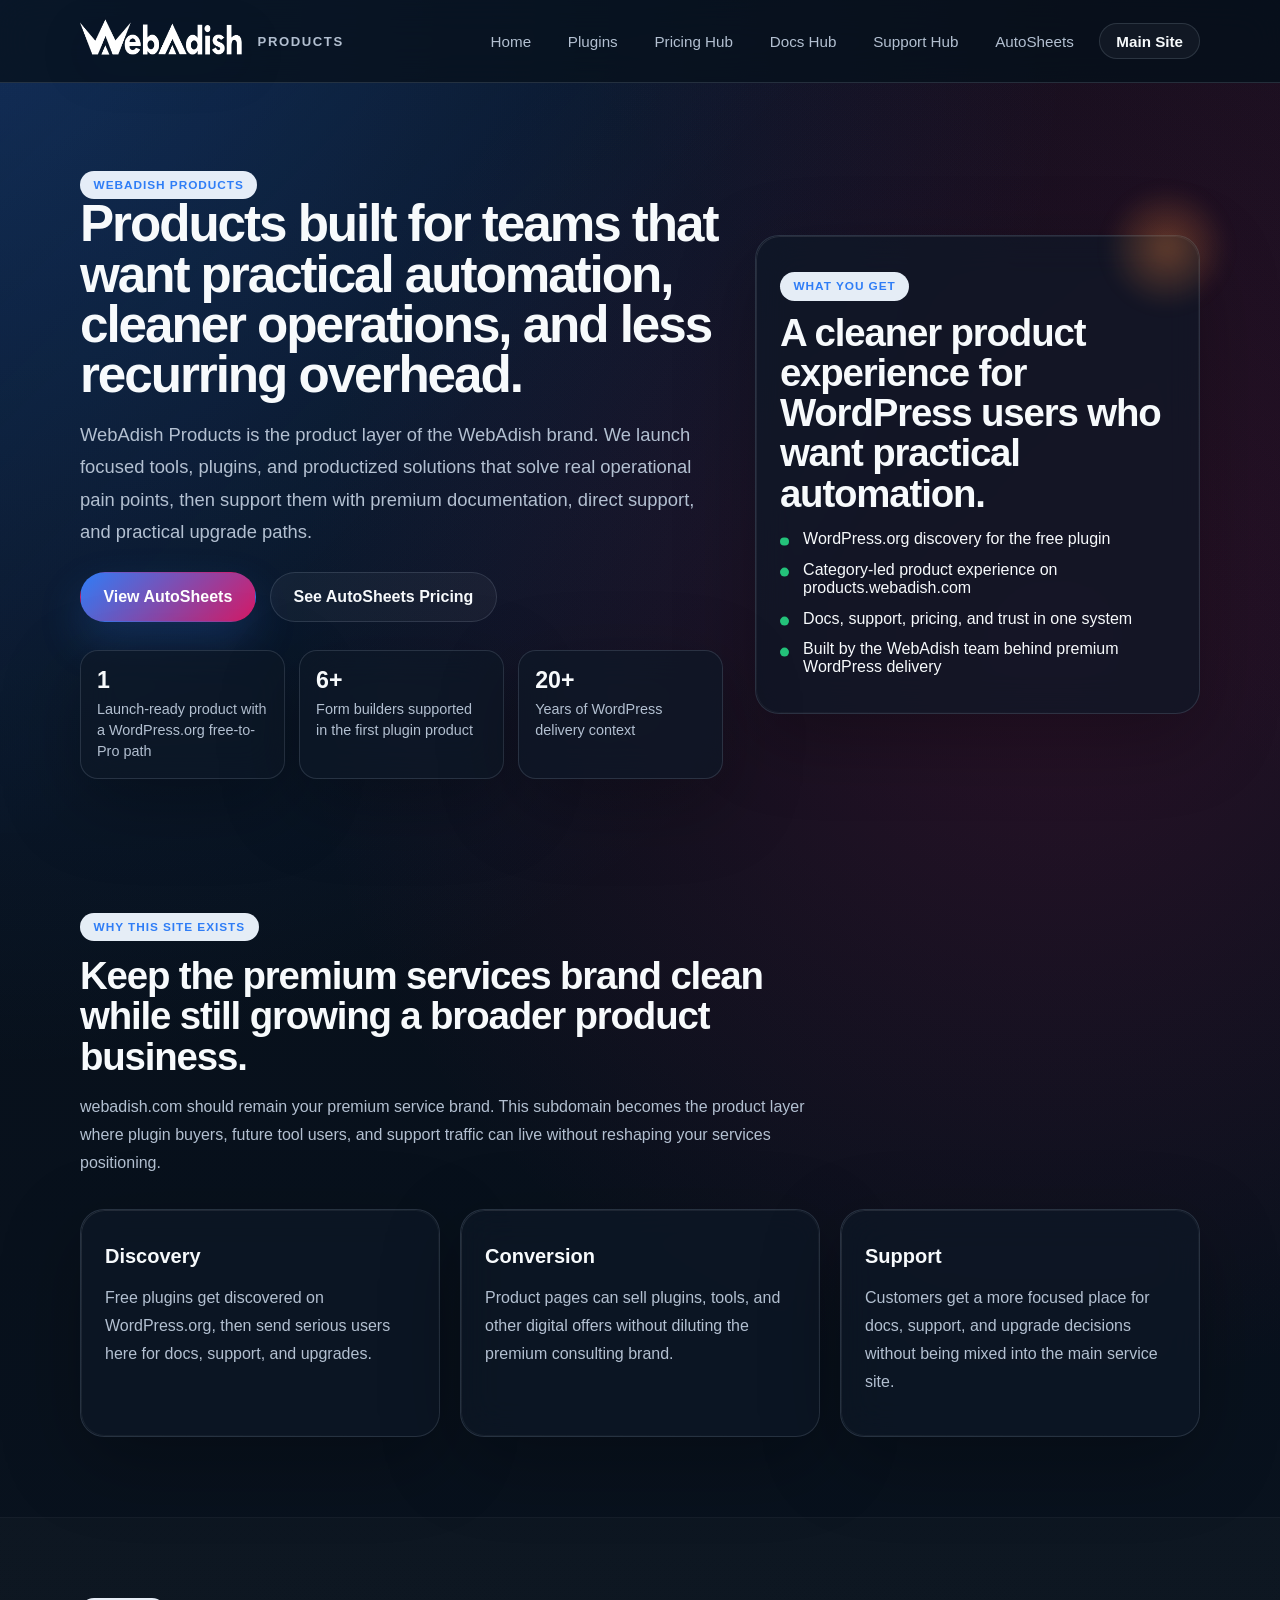
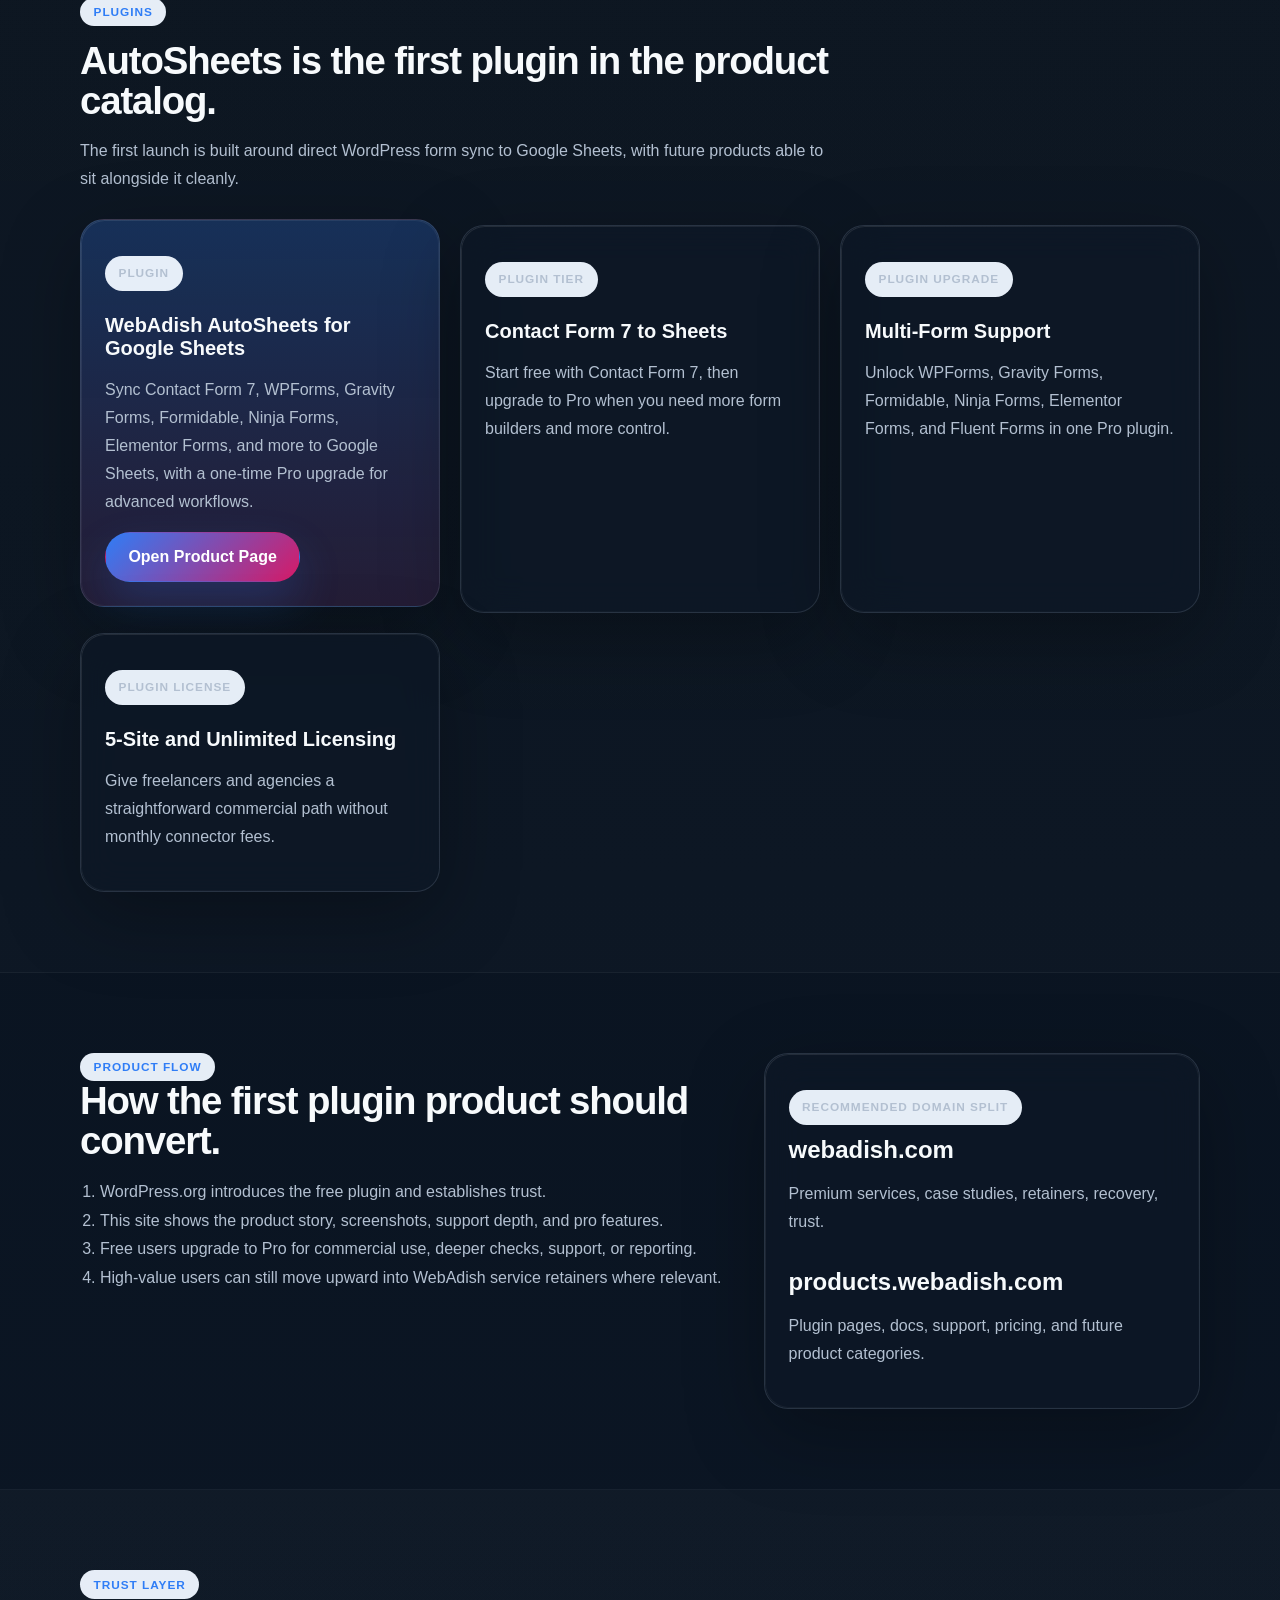
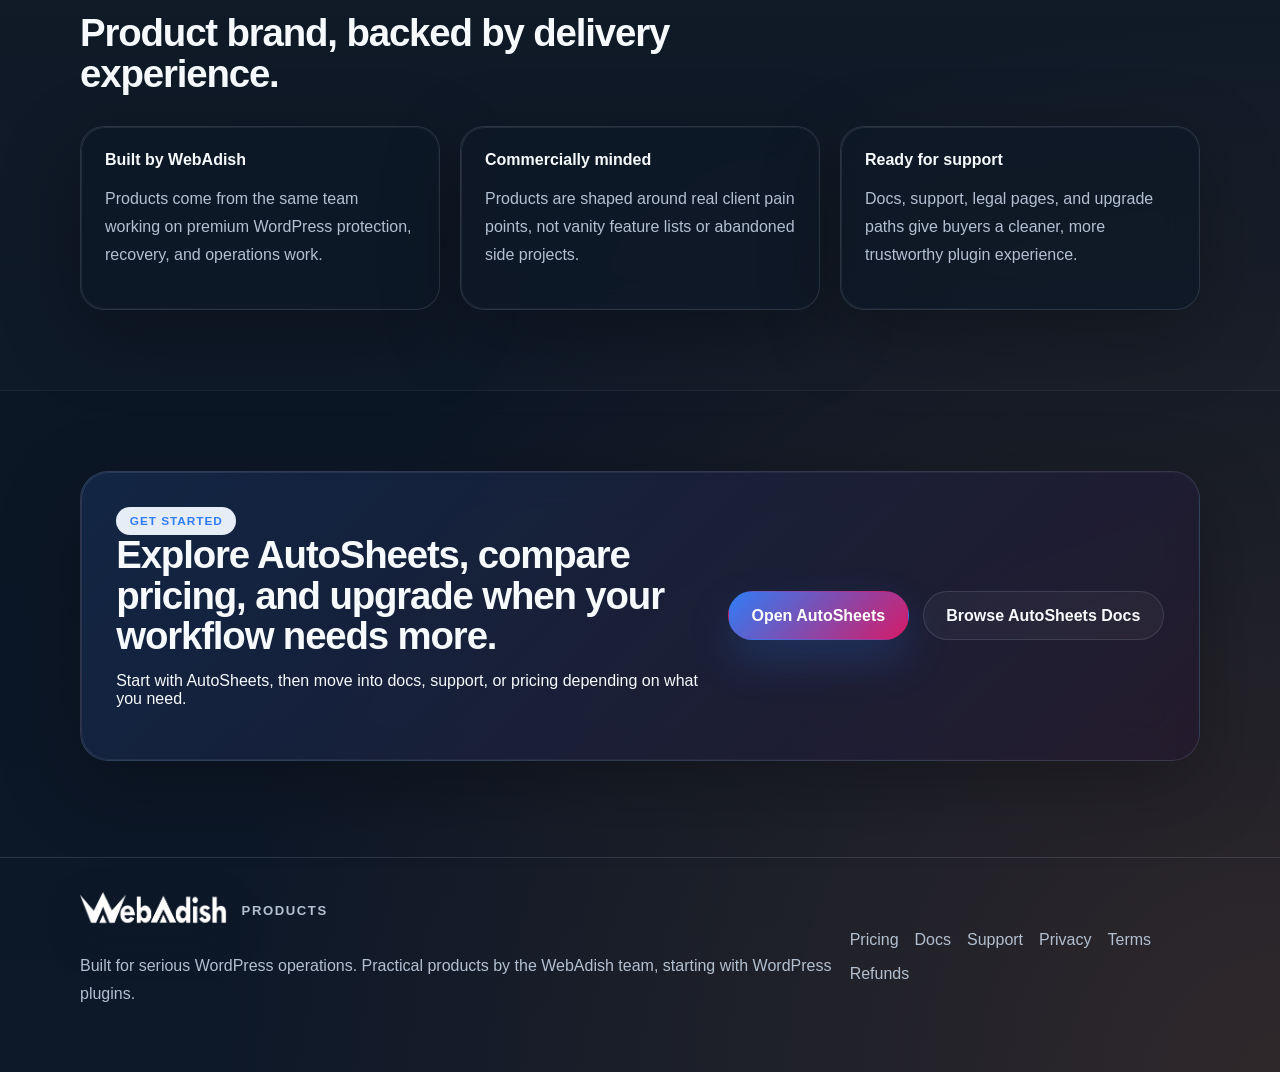
<file: index.html>
<!doctype html>
<html lang="en">
  <head>
    <meta charset="UTF-8" />
    <meta name="viewport" content="width=device-width, initial-scale=1.0" />
    <title>WebAdish Products | Plugins, Tools, and Productized Solutions</title>
    <meta
      name="description"
      content="Products by WebAdish, starting with the AutoSheets plugin for Google Sheets and designed to expand into plugins, tools, SaaS, and productized solutions."
    />
    <link rel="stylesheet" href="assets/styles.css" />
    <script defer src="assets/site.js"></script>
  </head>
  <body data-page="home">
    <div class="site-shell">
      <header class="site-header">
        <div class="container nav-row">
            <a class="brand" href="./">
            <img class="brand-mark" src="assets/webadish-logo.webp" alt="WebAdish" />
            <span class="brand-label">Products</span>
          </a>
          <button class="nav-toggle" type="button" aria-label="Toggle navigation" data-nav-toggle>
            <span></span>
            <span></span>
          </button>
          <nav class="site-nav" data-nav>
            <a href="./" data-nav-link>Home</a>
            <a href="#plugins" data-nav-link>Plugins</a>
            <a href="pricing/" data-nav-link>Pricing Hub</a>
            <a href="docs/" data-nav-link>Docs Hub</a>
            <a href="support/" data-nav-link>Support Hub</a>
            <a href="products/autosheets-google-sheets/" data-nav-link>AutoSheets</a>
            <a href="https://www.webadish.com" class="button ghost">Main Site</a>
          </nav>
        </div>
      </header>

      <main>
        <section class="hero hero-home">
          <div class="container hero-grid">
            <div class="hero-copy">
              <span class="eyebrow">WebAdish Products</span>
              <h1>Products built for teams that want practical automation, cleaner operations, and less recurring overhead.</h1>
              <p class="lead">
                WebAdish Products is the product layer of the WebAdish brand. We launch focused tools, plugins, and
                productized solutions that solve real operational pain points, then support them with premium
                documentation, direct support, and practical upgrade paths.
              </p>
              <div class="hero-actions">
                <a class="button primary" href="products/autosheets-google-sheets/">View AutoSheets</a>
                <a class="button secondary" href="products/autosheets-google-sheets/pricing/">See AutoSheets Pricing</a>
              </div>
              <div class="hero-metrics">
                <div>
                  <strong>1</strong>
                  <span>Launch-ready product with a WordPress.org free-to-Pro path</span>
                </div>
                <div>
                  <strong>6+</strong>
                  <span>Form builders supported in the first plugin product</span>
                </div>
                <div>
                  <strong>20+</strong>
                  <span>Years of WordPress delivery context</span>
                </div>
              </div>
            </div>

            <aside class="hero-panel">
              <div class="status-card">
                <p class="panel-label">What You Get</p>
                <h2>A cleaner product experience for WordPress users who want practical automation.</h2>
                <ul class="check-list">
                  <li>WordPress.org discovery for the free plugin</li>
                  <li>Category-led product experience on products.webadish.com</li>
                  <li>Docs, support, pricing, and trust in one system</li>
                  <li>Built by the WebAdish team behind premium WordPress delivery</li>
                </ul>
              </div>
            </aside>
          </div>
        </section>

        <section class="section">
          <div class="container">
            <div class="section-heading">
              <span class="eyebrow">Why This Site Exists</span>
              <h2>Keep the premium services brand clean while still growing a broader product business.</h2>
              <p>
                webadish.com should remain your premium service brand. This subdomain becomes the product layer where
                plugin buyers, future tool users, and support traffic can live without reshaping your services
                positioning.
              </p>
            </div>
            <div class="three-grid">
              <article class="panel">
                <h3>Discovery</h3>
                <p>Free plugins get discovered on WordPress.org, then send serious users here for docs, support, and upgrades.</p>
              </article>
              <article class="panel">
                <h3>Conversion</h3>
                <p>Product pages can sell plugins, tools, and other digital offers without diluting the premium consulting brand.</p>
              </article>
              <article class="panel">
                <h3>Support</h3>
                <p>Customers get a more focused place for docs, support, and upgrade decisions without being mixed into the main service site.</p>
              </article>
            </div>
          </div>
        </section>

        <section class="section section-alt" id="plugins">
          <div class="container">
            <div class="section-heading">
              <span class="eyebrow">Plugins</span>
              <h2>AutoSheets is the first plugin in the product catalog.</h2>
              <p>The first launch is built around direct WordPress form sync to Google Sheets, with future products able to sit alongside it cleanly.</p>
            </div>
            <div class="card-grid">
              <article class="product-card featured">
                <p class="card-tag">Plugin</p>
                <h3>WebAdish AutoSheets for Google Sheets</h3>
                <p>
                  Sync Contact Form 7, WPForms, Gravity Forms, Formidable, Ninja Forms, Elementor Forms, and more to
                  Google Sheets, with a one-time Pro upgrade for advanced workflows.
                </p>
                <div class="card-actions">
                  <a class="button primary" href="products/autosheets-google-sheets/">Open Product Page</a>
                </div>
              </article>

              <article class="product-card">
                <p class="card-tag">Plugin Tier</p>
                <h3>Contact Form 7 to Sheets</h3>
                <p>Start free with Contact Form 7, then upgrade to Pro when you need more form builders and more control.</p>
              </article>

              <article class="product-card">
                <p class="card-tag">Plugin Upgrade</p>
                <h3>Multi-Form Support</h3>
                <p>Unlock WPForms, Gravity Forms, Formidable, Ninja Forms, Elementor Forms, and Fluent Forms in one Pro plugin.</p>
              </article>

              <article class="product-card">
                <p class="card-tag">Plugin License</p>
                <h3>5-Site and Unlimited Licensing</h3>
                <p>Give freelancers and agencies a straightforward commercial path without monthly connector fees.</p>
              </article>
            </div>
          </div>
        </section>

        <section class="section">
          <div class="container split-layout">
            <div>
              <span class="eyebrow">Product Flow</span>
              <h2>How the first plugin product should convert.</h2>
              <ol class="flow-list">
                <li>WordPress.org introduces the free plugin and establishes trust.</li>
                <li>This site shows the product story, screenshots, support depth, and pro features.</li>
                <li>Free users upgrade to Pro for commercial use, deeper checks, support, or reporting.</li>
                <li>High-value users can still move upward into WebAdish service retainers where relevant.</li>
              </ol>
            </div>
            <div class="panel stack">
              <div>
                <p class="panel-label">Recommended domain split</p>
                <strong class="big-stat">webadish.com</strong>
                <p>Premium services, case studies, retainers, recovery, trust.</p>
              </div>
              <div>
                <strong class="big-stat">products.webadish.com</strong>
                <p>Plugin pages, docs, support, pricing, and future product categories.</p>
              </div>
            </div>
          </div>
        </section>

        <section class="section section-alt">
          <div class="container">
            <div class="section-heading">
              <span class="eyebrow">Trust Layer</span>
              <h2>Product brand, backed by delivery experience.</h2>
            </div>
            <div class="trust-grid">
              <div class="panel">
                <strong>Built by WebAdish</strong>
                <p>Products come from the same team working on premium WordPress protection, recovery, and operations work.</p>
              </div>
              <div class="panel">
                <strong>Commercially minded</strong>
                <p>Products are shaped around real client pain points, not vanity feature lists or abandoned side projects.</p>
              </div>
              <div class="panel">
                <strong>Ready for support</strong>
                <p>Docs, support, legal pages, and upgrade paths give buyers a cleaner, more trustworthy plugin experience.</p>
              </div>
            </div>
          </div>
        </section>

        <section class="section cta-section">
          <div class="container cta-panel">
            <div>
              <span class="eyebrow">Get Started</span>
              <h2>Explore AutoSheets, compare pricing, and upgrade when your workflow needs more.</h2>
              <p>
                Start with AutoSheets, then move into docs, support, or pricing depending on what you need.
              </p>
            </div>
            <div class="cta-actions">
              <a class="button primary" href="products/autosheets-google-sheets/">Open AutoSheets</a>
              <a class="button secondary" href="products/autosheets-google-sheets/docs/">Browse AutoSheets Docs</a>
            </div>
          </div>
        </section>
      </main>

      <footer class="site-footer">
        <div class="container footer-grid">
          <div>
            <a class="brand footer-brand" href="./">
              <img class="brand-mark" src="assets/webadish-logo.webp" alt="WebAdish" />
              <span class="brand-label">Products</span>
            </a>
            <p class="footer-copy">
              Built for serious WordPress operations. Practical products by the WebAdish team, starting with WordPress plugins.
            </p>
          </div>
          <div class="footer-links">
            <a href="pricing/">Pricing</a>
            <a href="docs/">Docs</a>
            <a href="support/">Support</a>
            <a href="privacy-policy/">Privacy</a>
            <a href="terms/">Terms</a>
            <a href="refund-policy/">Refunds</a>
          </div>
        </div>
      </footer>
    </div>
  </body>
</html>
</file>
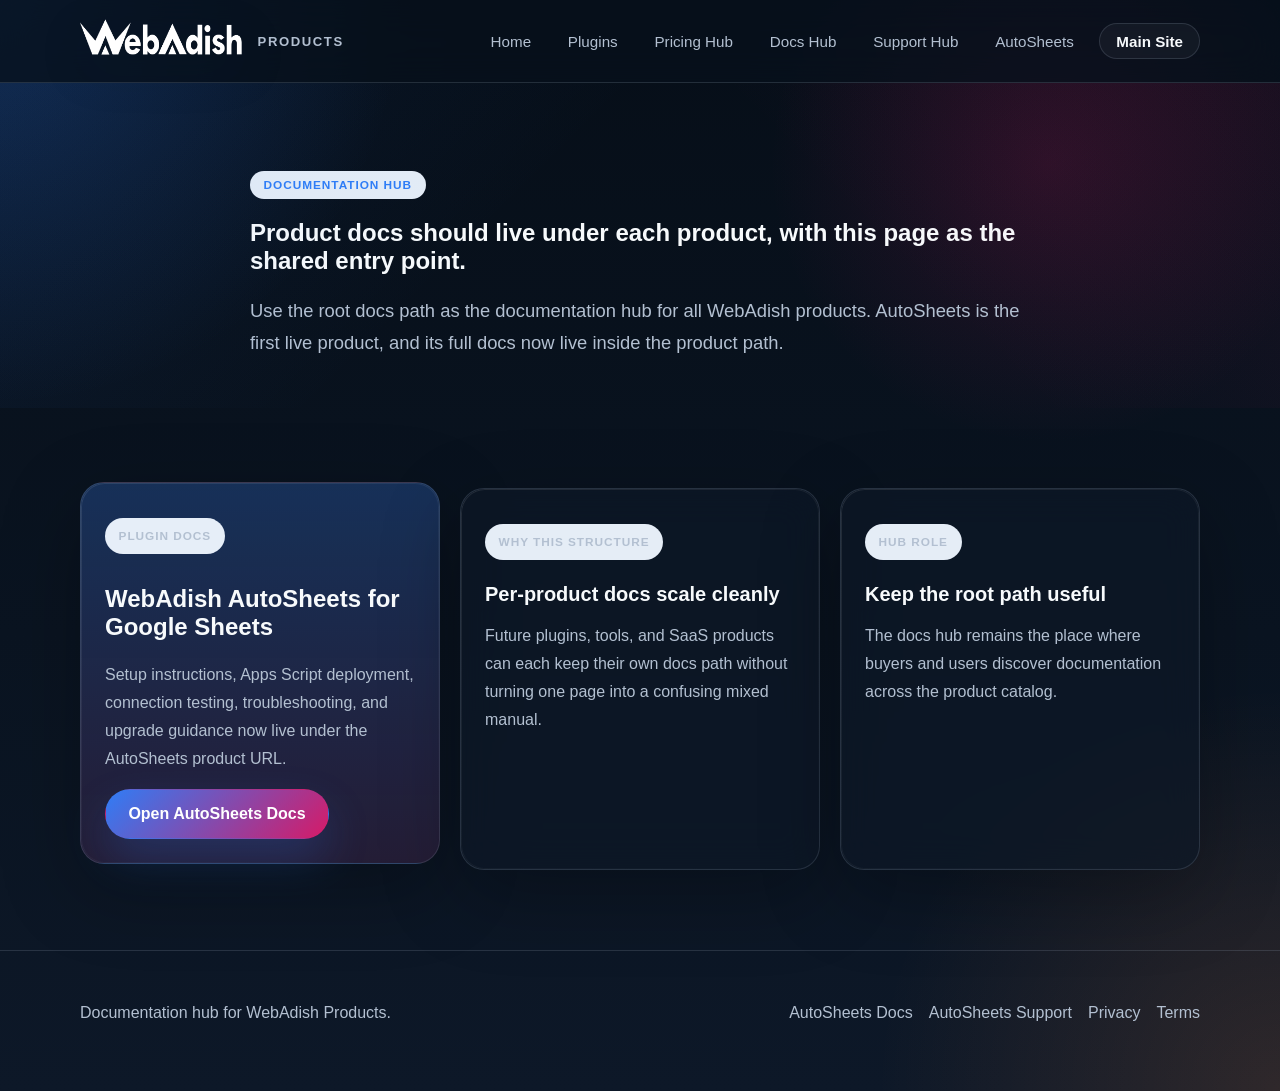
<file: docs/index.html>
<!doctype html>
<html lang="en">
  <head>
    <meta charset="UTF-8" />
    <meta name="viewport" content="width=device-width, initial-scale=1.0" />
    <title>Documentation Hub | WebAdish Products</title>
    <meta name="description" content="Product documentation hub for WebAdish Products. Start with AutoSheets docs and leave room for future product documentation under each product path." />
    <link rel="stylesheet" href="../assets/styles.css" />
    <script defer src="../assets/site.js"></script>
  </head>
  <body data-page="docs">
    <div class="site-shell">
      <header class="site-header">
        <div class="container nav-row">
          <a class="brand" href="../">
            <img class="brand-mark" src="../assets/webadish-logo.webp" alt="WebAdish" />
            <span class="brand-label">Products</span>
          </a>
          <button class="nav-toggle" type="button" aria-label="Toggle navigation" data-nav-toggle><span></span><span></span></button>
          <nav class="site-nav" data-nav>
            <a href="../" data-nav-link>Home</a>
            <a href="../#plugins" data-nav-link>Plugins</a>
            <a href="../pricing/" data-nav-link>Pricing Hub</a>
            <a href="../docs/" data-nav-link>Docs Hub</a>
            <a href="../support/" data-nav-link>Support Hub</a>
            <a href="../products/autosheets-google-sheets/" data-nav-link>AutoSheets</a>
            <a href="https://www.webadish.com" class="button ghost">Main Site</a>
          </nav>
        </div>
      </header>

      <main>
        <section class="hero hero-simple">
          <div class="container narrow">
            <span class="eyebrow">Documentation Hub</span>
            <h1>Product docs should live under each product, with this page as the shared entry point.</h1>
            <p class="lead">Use the root docs path as the documentation hub for all WebAdish products. AutoSheets is the first live product, and its full docs now live inside the product path.</p>
          </div>
        </section>

        <section class="section">
          <div class="container card-grid">
            <article class="product-card featured">
              <p class="card-tag">Plugin Docs</p>
              <h2>WebAdish AutoSheets for Google Sheets</h2>
              <p>Setup instructions, Apps Script deployment, connection testing, troubleshooting, and upgrade guidance now live under the AutoSheets product URL.</p>
              <div class="card-actions">
                <a class="button primary" href="../products/autosheets-google-sheets/docs/">Open AutoSheets Docs</a>
              </div>
            </article>
            <article class="product-card">
              <p class="card-tag">Why This Structure</p>
              <h3>Per-product docs scale cleanly</h3>
              <p>Future plugins, tools, and SaaS products can each keep their own docs path without turning one page into a confusing mixed manual.</p>
            </article>
            <article class="product-card">
              <p class="card-tag">Hub Role</p>
              <h3>Keep the root path useful</h3>
              <p>The docs hub remains the place where buyers and users discover documentation across the product catalog.</p>
            </article>
          </div>
        </section>
      </main>

      <footer class="site-footer">
        <div class="container footer-grid">
          <div><p class="footer-copy">Documentation hub for WebAdish Products.</p></div>
          <div class="footer-links">
            <a href="../products/autosheets-google-sheets/docs/">AutoSheets Docs</a>
            <a href="../products/autosheets-google-sheets/support/">AutoSheets Support</a>
            <a href="../privacy-policy/">Privacy</a>
            <a href="../terms/">Terms</a>
          </div>
        </div>
      </footer>
    </div>
  </body>
</html>
</file>
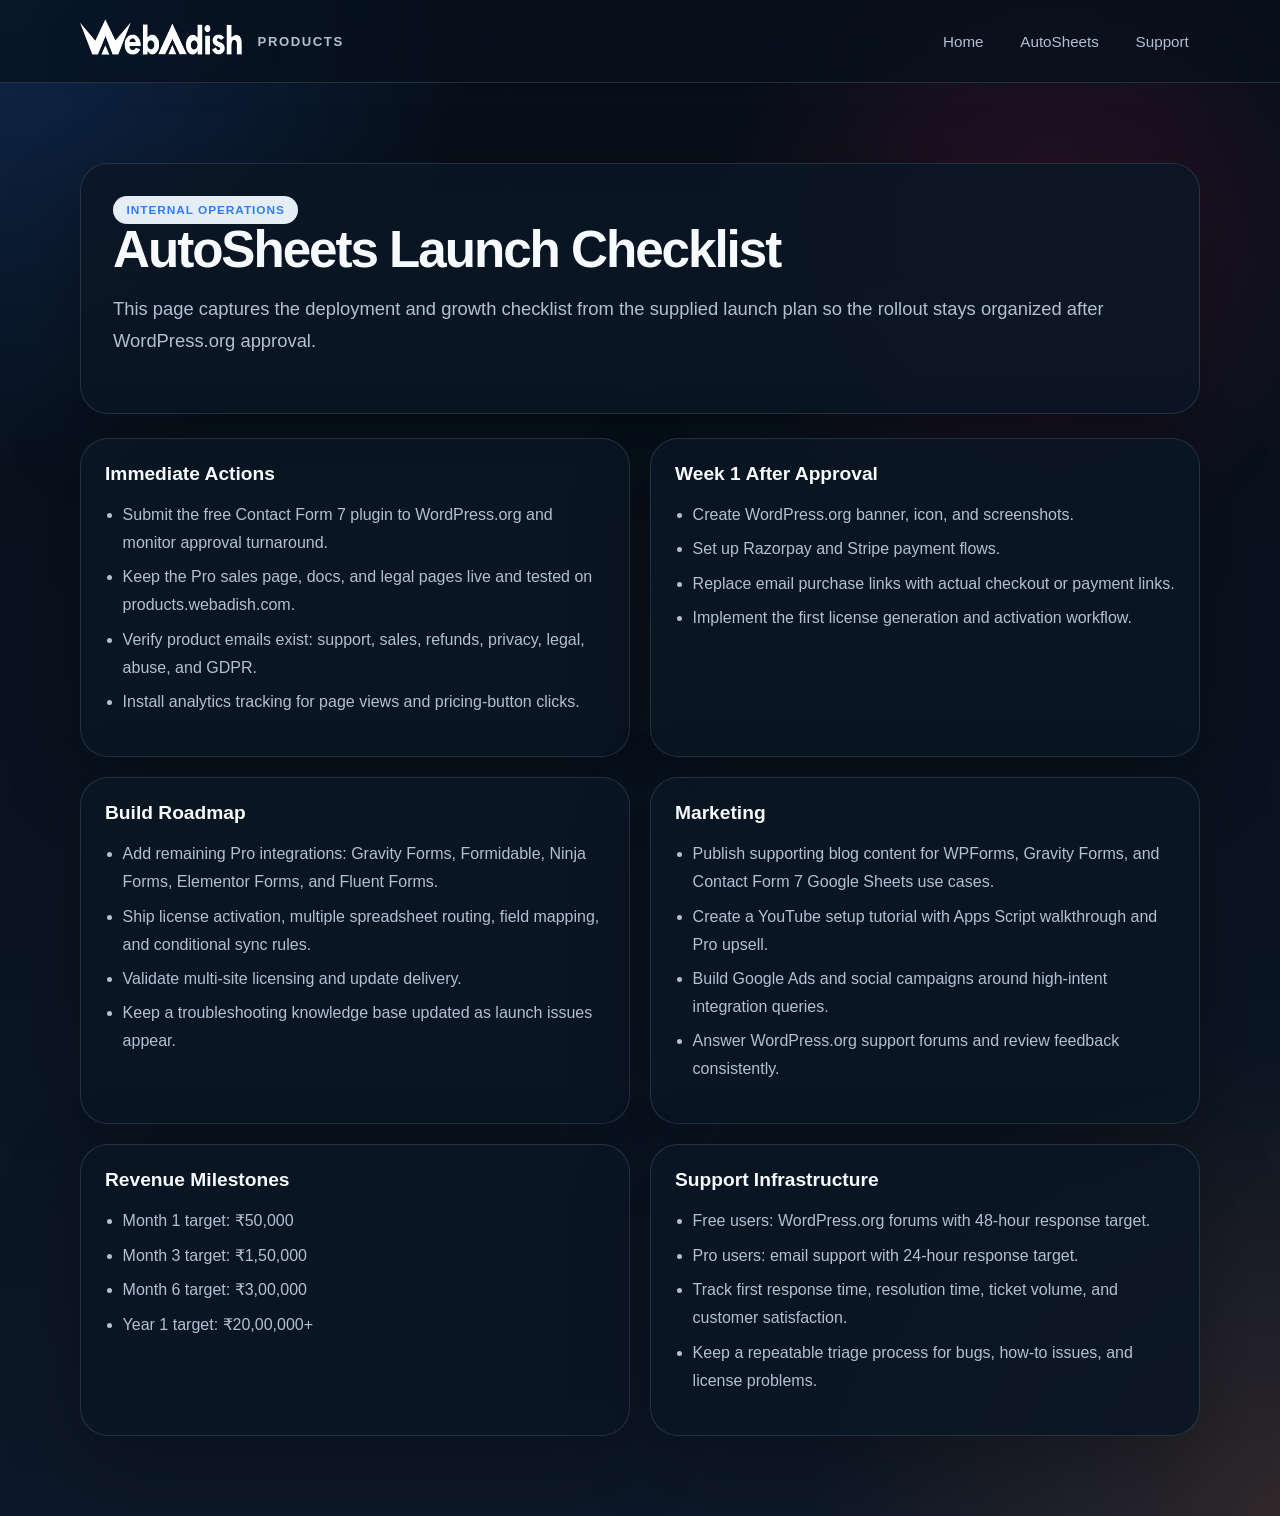
<file: launch-checklist/index.html>
<!doctype html>
<html lang="en">
  <head>
    <meta charset="UTF-8" />
    <meta name="viewport" content="width=device-width, initial-scale=1.0" />
    <title>AutoSheets Launch Checklist | WebAdish Products</title>
    <meta name="description" content="Internal launch checklist and rollout plan for WebAdish AutoSheets including launch milestones, support setup, and marketing actions." />
    <link rel="stylesheet" href="../assets/styles.css" />
    <script defer src="../assets/site.js"></script>
  </head>
  <body data-page="launch-checklist">
    <div class="site-shell">
      <header class="site-header">
        <div class="container nav-row">
          <a class="brand" href="../"><img class="brand-mark" src="../assets/webadish-logo.webp" alt="WebAdish" /><span class="brand-label">Products</span></a>
          <nav class="site-nav legal-nav">
            <a href="../">Home</a>
            <a href="../products/autosheets-google-sheets/">AutoSheets</a>
            <a href="../support/">Support</a>
          </nav>
        </div>
      </header>
      <main class="section">
        <div class="container doc-shell">
          <div class="doc-intro">
            <span class="eyebrow">Internal Operations</span>
            <h1>AutoSheets Launch Checklist</h1>
            <p class="lead">This page captures the deployment and growth checklist from the supplied launch plan so the rollout stays organized after WordPress.org approval.</p>
          </div>

          <div class="launch-grid">
            <section class="launch-panel">
              <h3>Immediate Actions</h3>
              <ul>
                <li>Submit the free Contact Form 7 plugin to WordPress.org and monitor approval turnaround.</li>
                <li>Keep the Pro sales page, docs, and legal pages live and tested on products.webadish.com.</li>
                <li>Verify product emails exist: support, sales, refunds, privacy, legal, abuse, and GDPR.</li>
                <li>Install analytics tracking for page views and pricing-button clicks.</li>
              </ul>
            </section>

            <section class="launch-panel">
              <h3>Week 1 After Approval</h3>
              <ul>
                <li>Create WordPress.org banner, icon, and screenshots.</li>
                <li>Set up Razorpay and Stripe payment flows.</li>
                <li>Replace email purchase links with actual checkout or payment links.</li>
                <li>Implement the first license generation and activation workflow.</li>
              </ul>
            </section>

            <section class="launch-panel">
              <h3>Build Roadmap</h3>
              <ul>
                <li>Add remaining Pro integrations: Gravity Forms, Formidable, Ninja Forms, Elementor Forms, and Fluent Forms.</li>
                <li>Ship license activation, multiple spreadsheet routing, field mapping, and conditional sync rules.</li>
                <li>Validate multi-site licensing and update delivery.</li>
                <li>Keep a troubleshooting knowledge base updated as launch issues appear.</li>
              </ul>
            </section>

            <section class="launch-panel">
              <h3>Marketing</h3>
              <ul>
                <li>Publish supporting blog content for WPForms, Gravity Forms, and Contact Form 7 Google Sheets use cases.</li>
                <li>Create a YouTube setup tutorial with Apps Script walkthrough and Pro upsell.</li>
                <li>Build Google Ads and social campaigns around high-intent integration queries.</li>
                <li>Answer WordPress.org support forums and review feedback consistently.</li>
              </ul>
            </section>

            <section class="launch-panel">
              <h3>Revenue Milestones</h3>
              <ul>
                <li>Month 1 target: ₹50,000</li>
                <li>Month 3 target: ₹1,50,000</li>
                <li>Month 6 target: ₹3,00,000</li>
                <li>Year 1 target: ₹20,00,000+</li>
              </ul>
            </section>

            <section class="launch-panel">
              <h3>Support Infrastructure</h3>
              <ul>
                <li>Free users: WordPress.org forums with 48-hour response target.</li>
                <li>Pro users: email support with 24-hour response target.</li>
                <li>Track first response time, resolution time, ticket volume, and customer satisfaction.</li>
                <li>Keep a repeatable triage process for bugs, how-to issues, and license problems.</li>
              </ul>
            </section>
          </div>
        </div>
      </main>
    </div>
  </body>
</html>
</file>
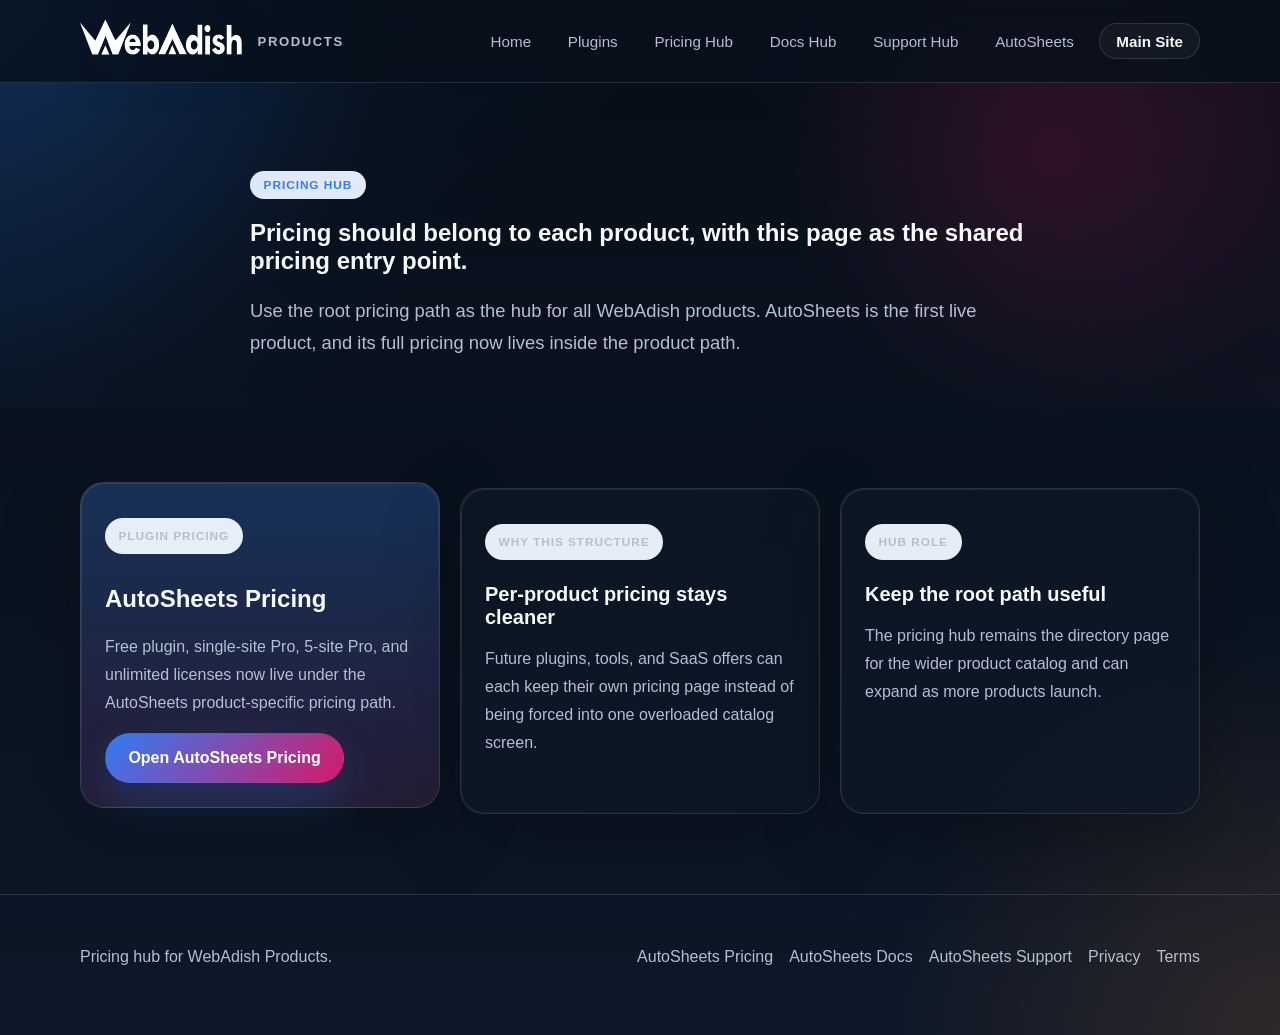
<file: pricing/index.html>
<!doctype html>
<html lang="en">
  <head>
    <meta charset="UTF-8" />
    <meta name="viewport" content="width=device-width, initial-scale=1.0" />
    <title>Pricing Hub | WebAdish Products</title>
    <meta name="description" content="Pricing hub for WebAdish Products. Start with AutoSheets pricing and leave room for future product pricing under each product path." />
    <link rel="stylesheet" href="../assets/styles.css" />
    <script defer src="../assets/site.js"></script>
  </head>
  <body data-page="pricing">
    <div class="site-shell">
      <header class="site-header">
        <div class="container nav-row">
          <a class="brand" href="../">
            <img class="brand-mark" src="../assets/webadish-logo.webp" alt="WebAdish" />
            <span class="brand-label">Products</span>
          </a>
          <button class="nav-toggle" type="button" aria-label="Toggle navigation" data-nav-toggle><span></span><span></span></button>
          <nav class="site-nav" data-nav>
            <a href="../" data-nav-link>Home</a>
            <a href="../#plugins" data-nav-link>Plugins</a>
            <a href="../pricing/" data-nav-link>Pricing Hub</a>
            <a href="../docs/" data-nav-link>Docs Hub</a>
            <a href="../support/" data-nav-link>Support Hub</a>
            <a href="../products/autosheets-google-sheets/" data-nav-link>AutoSheets</a>
            <a href="https://www.webadish.com" class="button ghost">Main Site</a>
          </nav>
        </div>
      </header>

      <main>
        <section class="hero hero-simple">
          <div class="container narrow">
            <span class="eyebrow">Pricing Hub</span>
            <h1>Pricing should belong to each product, with this page as the shared pricing entry point.</h1>
            <p class="lead">Use the root pricing path as the hub for all WebAdish products. AutoSheets is the first live product, and its full pricing now lives inside the product path.</p>
          </div>
        </section>

        <section class="section">
          <div class="container card-grid">
            <article class="product-card featured">
              <p class="card-tag">Plugin Pricing</p>
              <h2>AutoSheets Pricing</h2>
              <p>Free plugin, single-site Pro, 5-site Pro, and unlimited licenses now live under the AutoSheets product-specific pricing path.</p>
              <div class="card-actions">
                <a class="button primary" href="../products/autosheets-google-sheets/pricing/">Open AutoSheets Pricing</a>
              </div>
            </article>
            <article class="product-card">
              <p class="card-tag">Why This Structure</p>
              <h3>Per-product pricing stays cleaner</h3>
              <p>Future plugins, tools, and SaaS offers can each keep their own pricing page instead of being forced into one overloaded catalog screen.</p>
            </article>
            <article class="product-card">
              <p class="card-tag">Hub Role</p>
              <h3>Keep the root path useful</h3>
              <p>The pricing hub remains the directory page for the wider product catalog and can expand as more products launch.</p>
            </article>
          </div>
        </section>
      </main>

      <footer class="site-footer">
        <div class="container footer-grid">
          <div><p class="footer-copy">Pricing hub for WebAdish Products.</p></div>
          <div class="footer-links">
            <a href="../products/autosheets-google-sheets/pricing/">AutoSheets Pricing</a>
            <a href="../products/autosheets-google-sheets/docs/">AutoSheets Docs</a>
            <a href="../products/autosheets-google-sheets/support/">AutoSheets Support</a>
            <a href="../privacy-policy/">Privacy</a>
            <a href="../terms/">Terms</a>
          </div>
        </div>
      </footer>
    </div>
  </body>
</html>
</file>
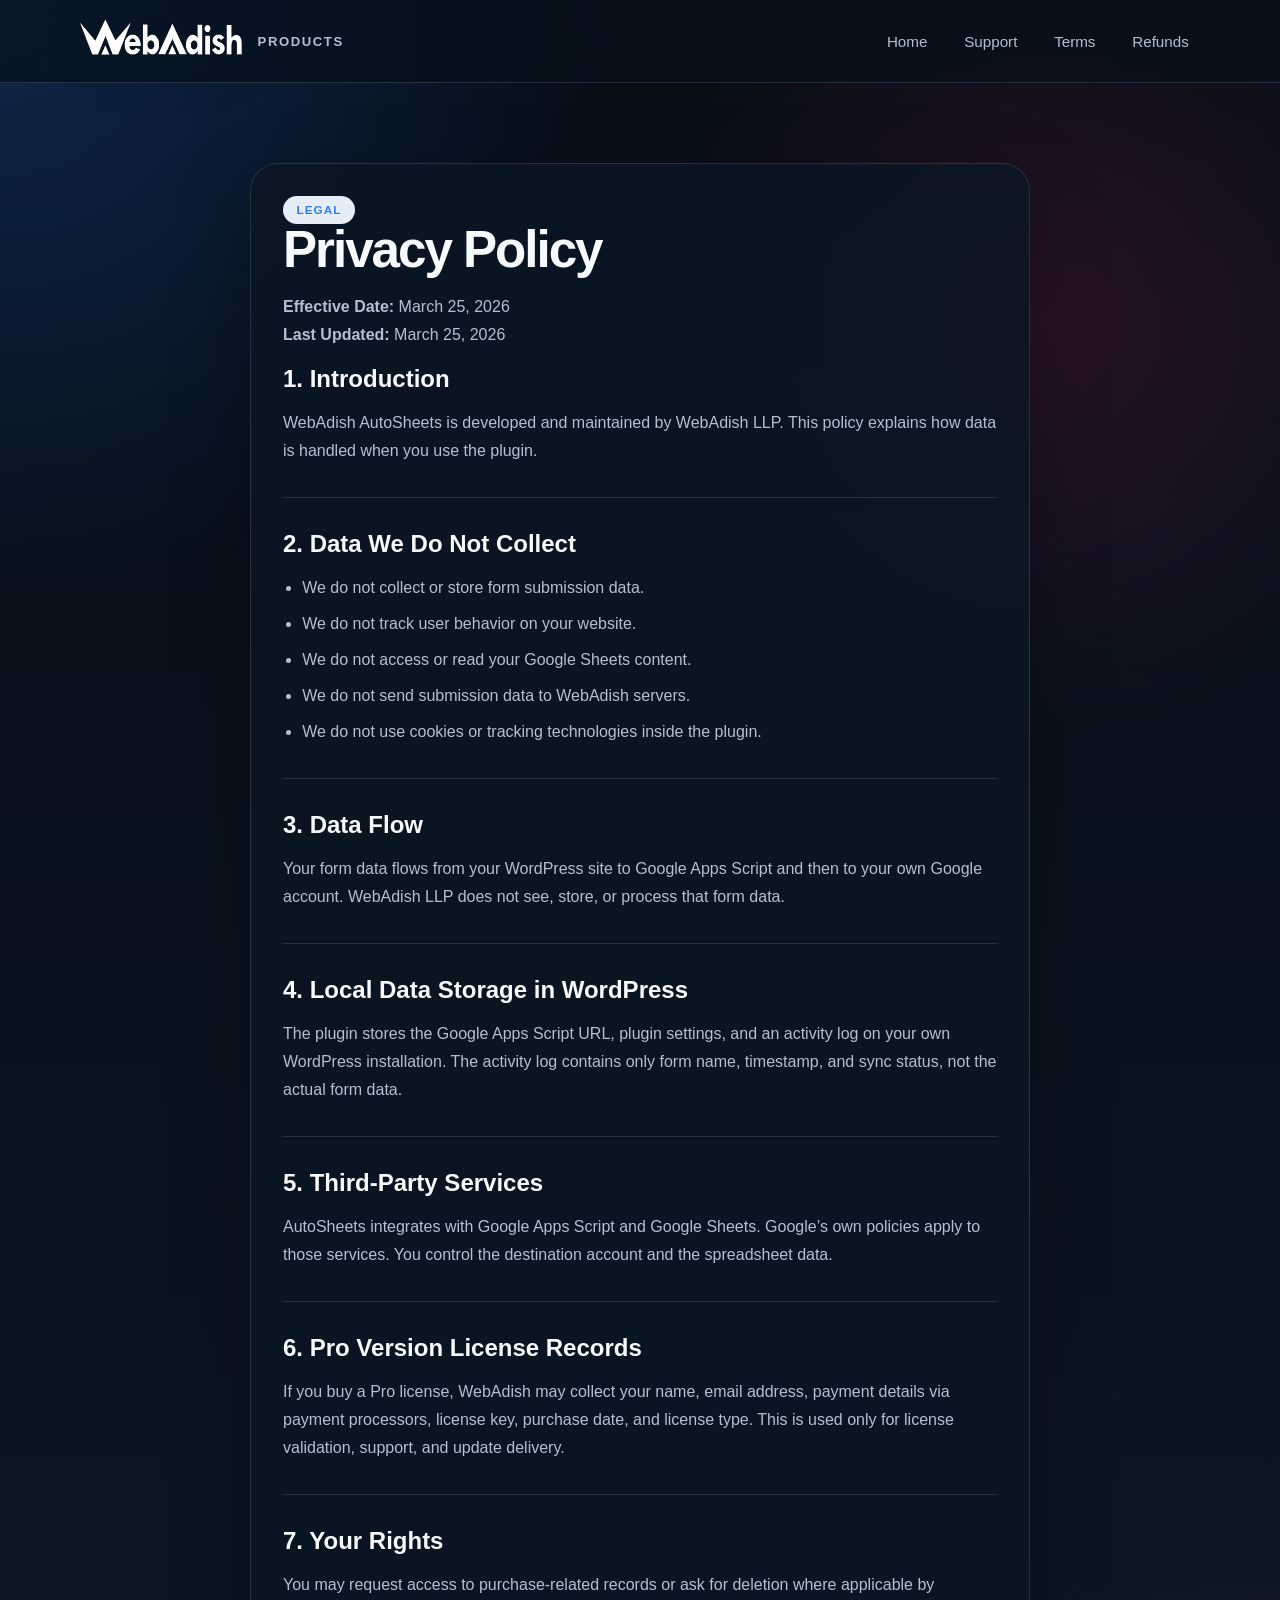
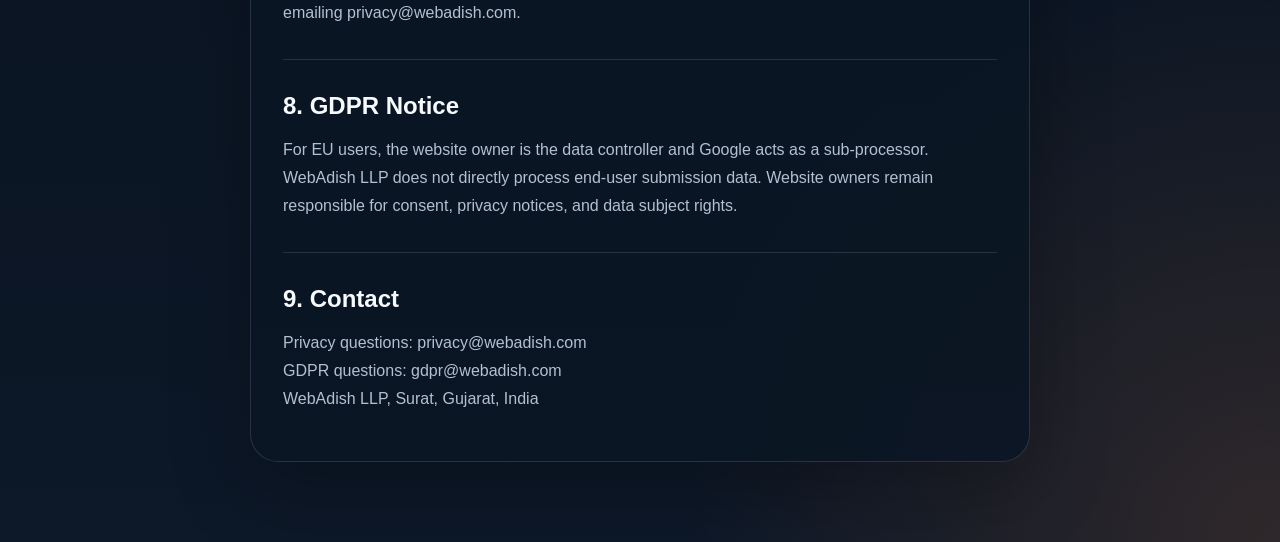
<file: privacy-policy/index.html>
<!doctype html>
<html lang="en">
  <head>
    <meta charset="UTF-8" />
    <meta name="viewport" content="width=device-width, initial-scale=1.0" />
    <title>Privacy Policy | WebAdish AutoSheets</title>
    <meta name="description" content="Privacy Policy for WebAdish AutoSheets, including data handling, local storage, Pro license records, and GDPR notice." />
    <link rel="stylesheet" href="../assets/styles.css" />
    <script defer src="../assets/site.js"></script>
  </head>
  <body data-page="privacy">
    <div class="site-shell legal-shell">
      <header class="site-header">
        <div class="container nav-row">
          <a class="brand" href="../"><img class="brand-mark" src="../assets/webadish-logo.webp" alt="WebAdish" /><span class="brand-label">Products</span></a>
          <nav class="site-nav legal-nav">
            <a href="../">Home</a>
            <a href="../support/">Support</a>
            <a href="../terms/">Terms</a>
            <a href="../refund-policy/">Refunds</a>
          </nav>
        </div>
      </header>
      <main class="section">
        <div class="container narrow legal-copy">
          <span class="eyebrow">Legal</span>
          <h1>Privacy Policy</h1>
          <p><strong>Effective Date:</strong> March 25, 2026<br><strong>Last Updated:</strong> March 25, 2026</p>

          <section>
            <h2>1. Introduction</h2>
            <p>WebAdish AutoSheets is developed and maintained by WebAdish LLP. This policy explains how data is handled when you use the plugin.</p>
          </section>

          <section>
            <h2>2. Data We Do Not Collect</h2>
            <ul>
              <li>We do not collect or store form submission data.</li>
              <li>We do not track user behavior on your website.</li>
              <li>We do not access or read your Google Sheets content.</li>
              <li>We do not send submission data to WebAdish servers.</li>
              <li>We do not use cookies or tracking technologies inside the plugin.</li>
            </ul>
          </section>

          <section>
            <h2>3. Data Flow</h2>
            <p>Your form data flows from your WordPress site to Google Apps Script and then to your own Google account. WebAdish LLP does not see, store, or process that form data.</p>
          </section>

          <section>
            <h2>4. Local Data Storage in WordPress</h2>
            <p>The plugin stores the Google Apps Script URL, plugin settings, and an activity log on your own WordPress installation. The activity log contains only form name, timestamp, and sync status, not the actual form data.</p>
          </section>

          <section>
            <h2>5. Third-Party Services</h2>
            <p>AutoSheets integrates with Google Apps Script and Google Sheets. Google’s own policies apply to those services. You control the destination account and the spreadsheet data.</p>
          </section>

          <section>
            <h2>6. Pro Version License Records</h2>
            <p>If you buy a Pro license, WebAdish may collect your name, email address, payment details via payment processors, license key, purchase date, and license type. This is used only for license validation, support, and update delivery.</p>
          </section>

          <section>
            <h2>7. Your Rights</h2>
            <p>You may request access to purchase-related records or ask for deletion where applicable by emailing <a href="mailto:privacy@webadish.com">privacy@webadish.com</a>.</p>
          </section>

          <section>
            <h2>8. GDPR Notice</h2>
            <p>For EU users, the website owner is the data controller and Google acts as a sub-processor. WebAdish LLP does not directly process end-user submission data. Website owners remain responsible for consent, privacy notices, and data subject rights.</p>
          </section>

          <section>
            <h2>9. Contact</h2>
            <p>Privacy questions: <a href="mailto:privacy@webadish.com">privacy@webadish.com</a><br>GDPR questions: <a href="mailto:gdpr@webadish.com">gdpr@webadish.com</a><br>WebAdish LLP, Surat, Gujarat, India</p>
          </section>
        </div>
      </main>
    </div>
  </body>
</html>
</file>
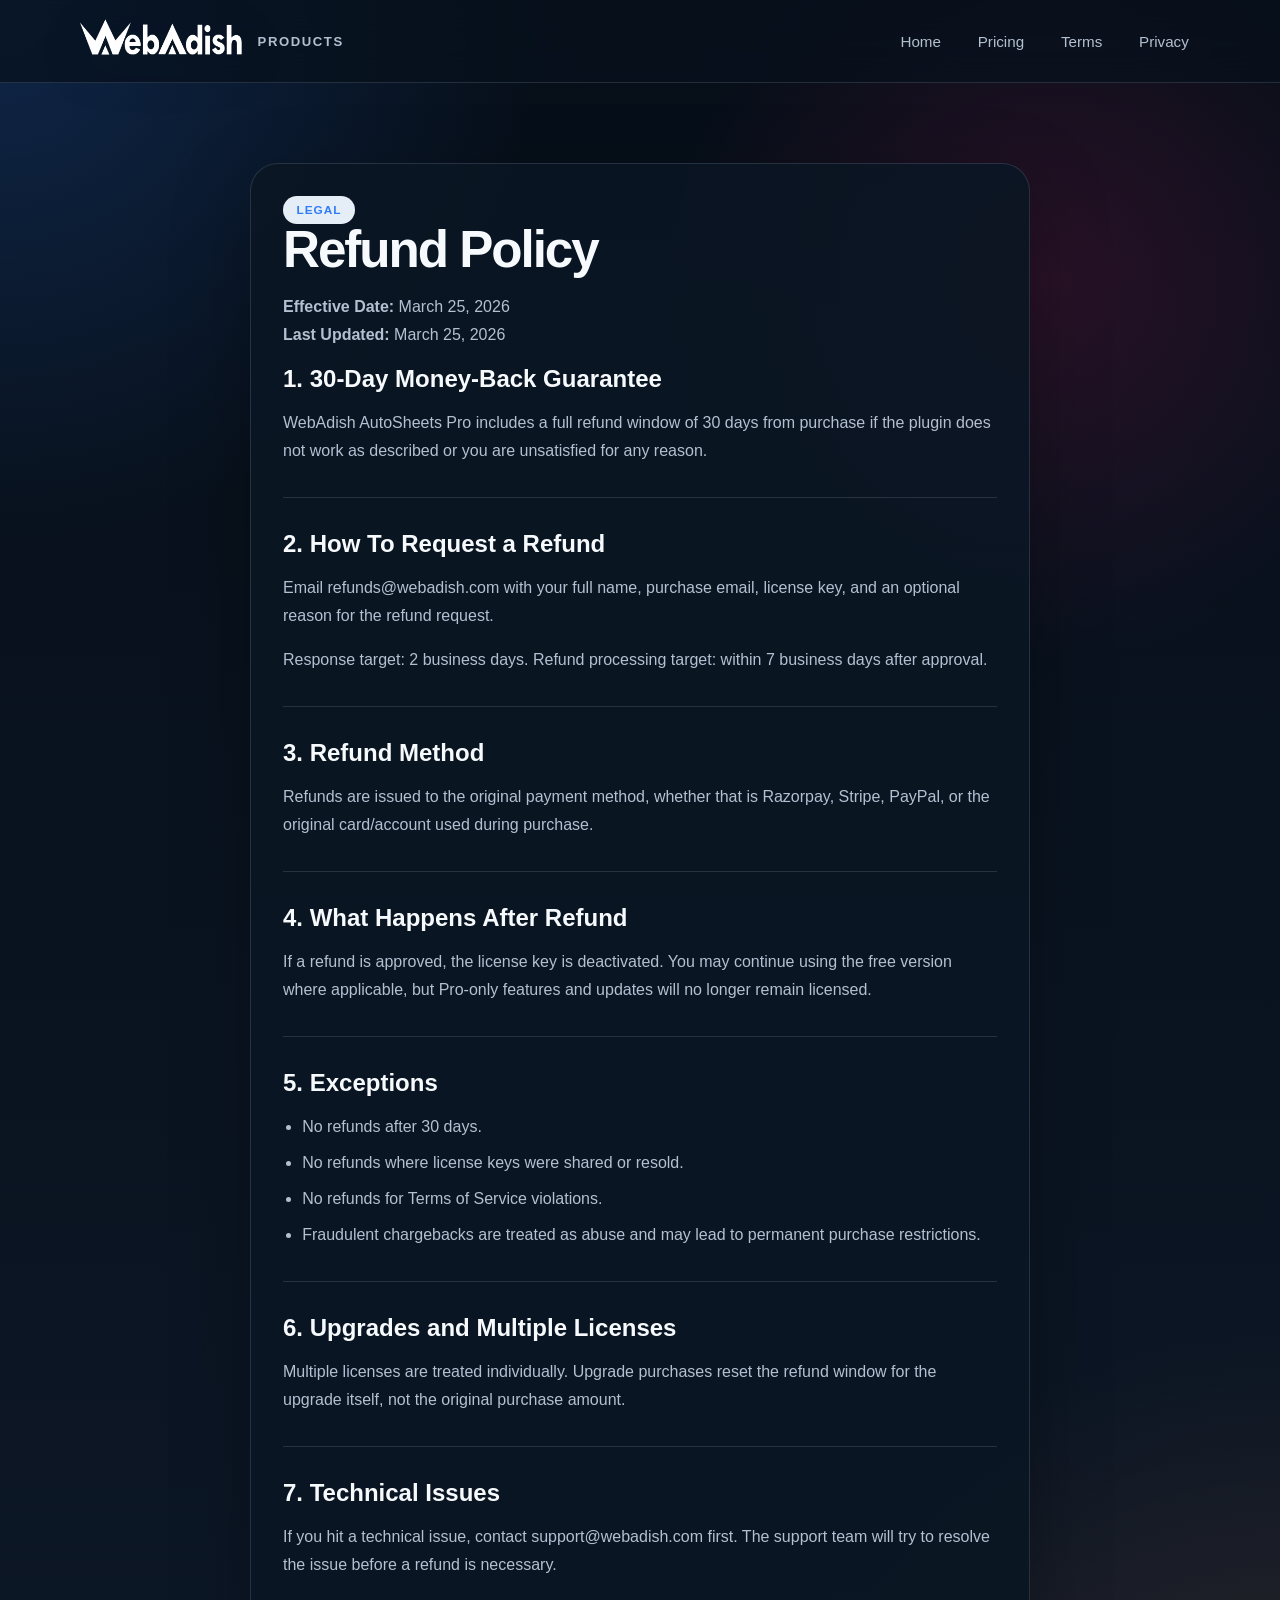
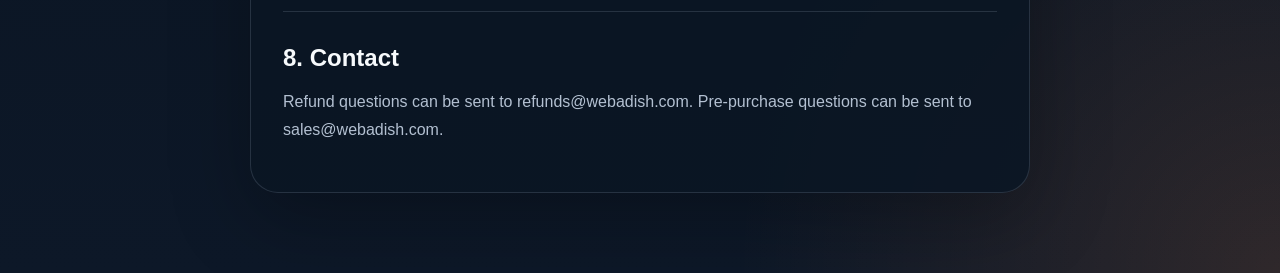
<file: refund-policy/index.html>
<!doctype html>
<html lang="en">
  <head>
    <meta charset="UTF-8" />
    <meta name="viewport" content="width=device-width, initial-scale=1.0" />
    <title>Refund Policy | WebAdish AutoSheets</title>
    <meta name="description" content="Refund Policy for WebAdish AutoSheets, including the 30-day money-back guarantee, refund process, exceptions, and chargeback policy." />
    <link rel="stylesheet" href="../assets/styles.css" />
    <script defer src="../assets/site.js"></script>
  </head>
  <body data-page="refunds">
    <div class="site-shell legal-shell">
      <header class="site-header">
        <div class="container nav-row">
          <a class="brand" href="../"><img class="brand-mark" src="../assets/webadish-logo.webp" alt="WebAdish" /><span class="brand-label">Products</span></a>
          <nav class="site-nav legal-nav">
            <a href="../">Home</a>
            <a href="../pricing/">Pricing</a>
            <a href="../terms/">Terms</a>
            <a href="../privacy-policy/">Privacy</a>
          </nav>
        </div>
      </header>
      <main class="section">
        <div class="container narrow legal-copy">
          <span class="eyebrow">Legal</span>
          <h1>Refund Policy</h1>
          <p><strong>Effective Date:</strong> March 25, 2026<br><strong>Last Updated:</strong> March 25, 2026</p>

          <section>
            <h2>1. 30-Day Money-Back Guarantee</h2>
            <p>WebAdish AutoSheets Pro includes a full refund window of 30 days from purchase if the plugin does not work as described or you are unsatisfied for any reason.</p>
          </section>

          <section>
            <h2>2. How To Request a Refund</h2>
            <p>Email <a href="mailto:refunds@webadish.com">refunds@webadish.com</a> with your full name, purchase email, license key, and an optional reason for the refund request.</p>
            <p>Response target: 2 business days. Refund processing target: within 7 business days after approval.</p>
          </section>

          <section>
            <h2>3. Refund Method</h2>
            <p>Refunds are issued to the original payment method, whether that is Razorpay, Stripe, PayPal, or the original card/account used during purchase.</p>
          </section>

          <section>
            <h2>4. What Happens After Refund</h2>
            <p>If a refund is approved, the license key is deactivated. You may continue using the free version where applicable, but Pro-only features and updates will no longer remain licensed.</p>
          </section>

          <section>
            <h2>5. Exceptions</h2>
            <ul>
              <li>No refunds after 30 days.</li>
              <li>No refunds where license keys were shared or resold.</li>
              <li>No refunds for Terms of Service violations.</li>
              <li>Fraudulent chargebacks are treated as abuse and may lead to permanent purchase restrictions.</li>
            </ul>
          </section>

          <section>
            <h2>6. Upgrades and Multiple Licenses</h2>
            <p>Multiple licenses are treated individually. Upgrade purchases reset the refund window for the upgrade itself, not the original purchase amount.</p>
          </section>

          <section>
            <h2>7. Technical Issues</h2>
            <p>If you hit a technical issue, contact <a href="mailto:support@webadish.com">support@webadish.com</a> first. The support team will try to resolve the issue before a refund is necessary.</p>
          </section>

          <section>
            <h2>8. Contact</h2>
            <p>Refund questions can be sent to <a href="mailto:refunds@webadish.com">refunds@webadish.com</a>. Pre-purchase questions can be sent to <a href="mailto:sales@webadish.com">sales@webadish.com</a>.</p>
          </section>
        </div>
      </main>
    </div>
  </body>
</html>
</file>
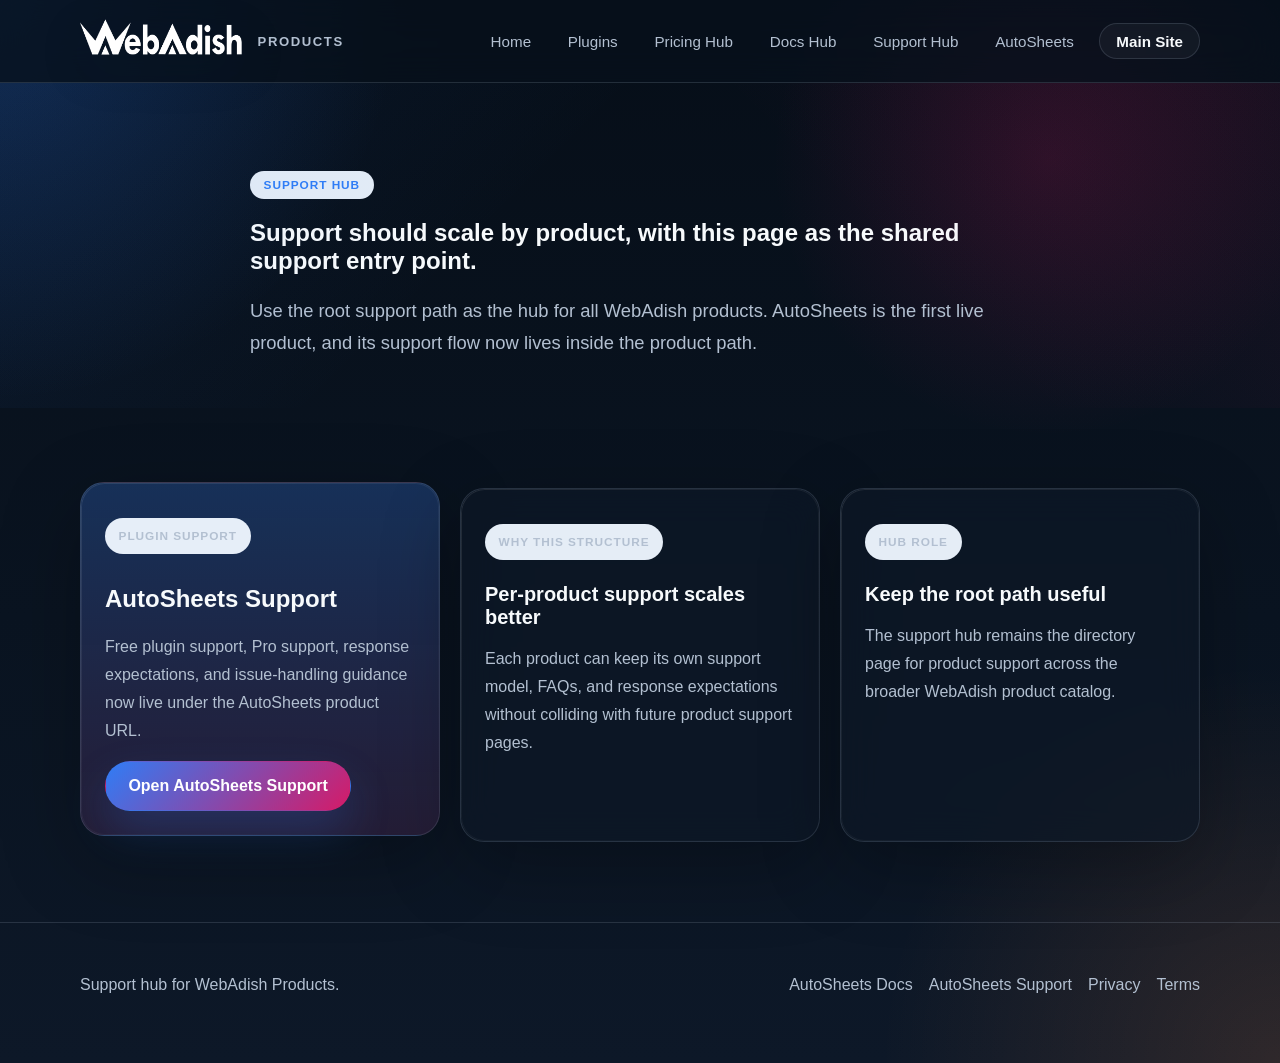
<file: support/index.html>
<!doctype html>
<html lang="en">
  <head>
    <meta charset="UTF-8" />
    <meta name="viewport" content="width=device-width, initial-scale=1.0" />
    <title>Support Hub | WebAdish Products</title>
    <meta name="description" content="Support hub for WebAdish Products. Start with AutoSheets support and leave room for future product support under each product path." />
    <link rel="stylesheet" href="../assets/styles.css" />
    <script defer src="../assets/site.js"></script>
  </head>
  <body data-page="support">
    <div class="site-shell">
      <header class="site-header">
        <div class="container nav-row">
          <a class="brand" href="../">
            <img class="brand-mark" src="../assets/webadish-logo.webp" alt="WebAdish" />
            <span class="brand-label">Products</span>
          </a>
          <button class="nav-toggle" type="button" aria-label="Toggle navigation" data-nav-toggle><span></span><span></span></button>
          <nav class="site-nav" data-nav>
            <a href="../" data-nav-link>Home</a>
            <a href="../#plugins" data-nav-link>Plugins</a>
            <a href="../pricing/" data-nav-link>Pricing Hub</a>
            <a href="../docs/" data-nav-link>Docs Hub</a>
            <a href="../support/" data-nav-link>Support Hub</a>
            <a href="../products/autosheets-google-sheets/" data-nav-link>AutoSheets</a>
            <a href="https://www.webadish.com" class="button ghost">Main Site</a>
          </nav>
        </div>
      </header>

      <main>
        <section class="hero hero-simple">
          <div class="container narrow">
            <span class="eyebrow">Support Hub</span>
            <h1>Support should scale by product, with this page as the shared support entry point.</h1>
            <p class="lead">Use the root support path as the hub for all WebAdish products. AutoSheets is the first live product, and its support flow now lives inside the product path.</p>
          </div>
        </section>

        <section class="section">
          <div class="container card-grid">
            <article class="product-card featured">
              <p class="card-tag">Plugin Support</p>
              <h2>AutoSheets Support</h2>
              <p>Free plugin support, Pro support, response expectations, and issue-handling guidance now live under the AutoSheets product URL.</p>
              <div class="card-actions">
                <a class="button primary" href="../products/autosheets-google-sheets/support/">Open AutoSheets Support</a>
              </div>
            </article>
            <article class="product-card">
              <p class="card-tag">Why This Structure</p>
              <h3>Per-product support scales better</h3>
              <p>Each product can keep its own support model, FAQs, and response expectations without colliding with future product support pages.</p>
            </article>
            <article class="product-card">
              <p class="card-tag">Hub Role</p>
              <h3>Keep the root path useful</h3>
              <p>The support hub remains the directory page for product support across the broader WebAdish product catalog.</p>
            </article>
          </div>
        </section>
      </main>

      <footer class="site-footer">
        <div class="container footer-grid">
          <div><p class="footer-copy">Support hub for WebAdish Products.</p></div>
          <div class="footer-links">
            <a href="../products/autosheets-google-sheets/docs/">AutoSheets Docs</a>
            <a href="../products/autosheets-google-sheets/support/">AutoSheets Support</a>
            <a href="../privacy-policy/">Privacy</a>
            <a href="../terms/">Terms</a>
          </div>
        </div>
      </footer>
    </div>
  </body>
</html>
</file>
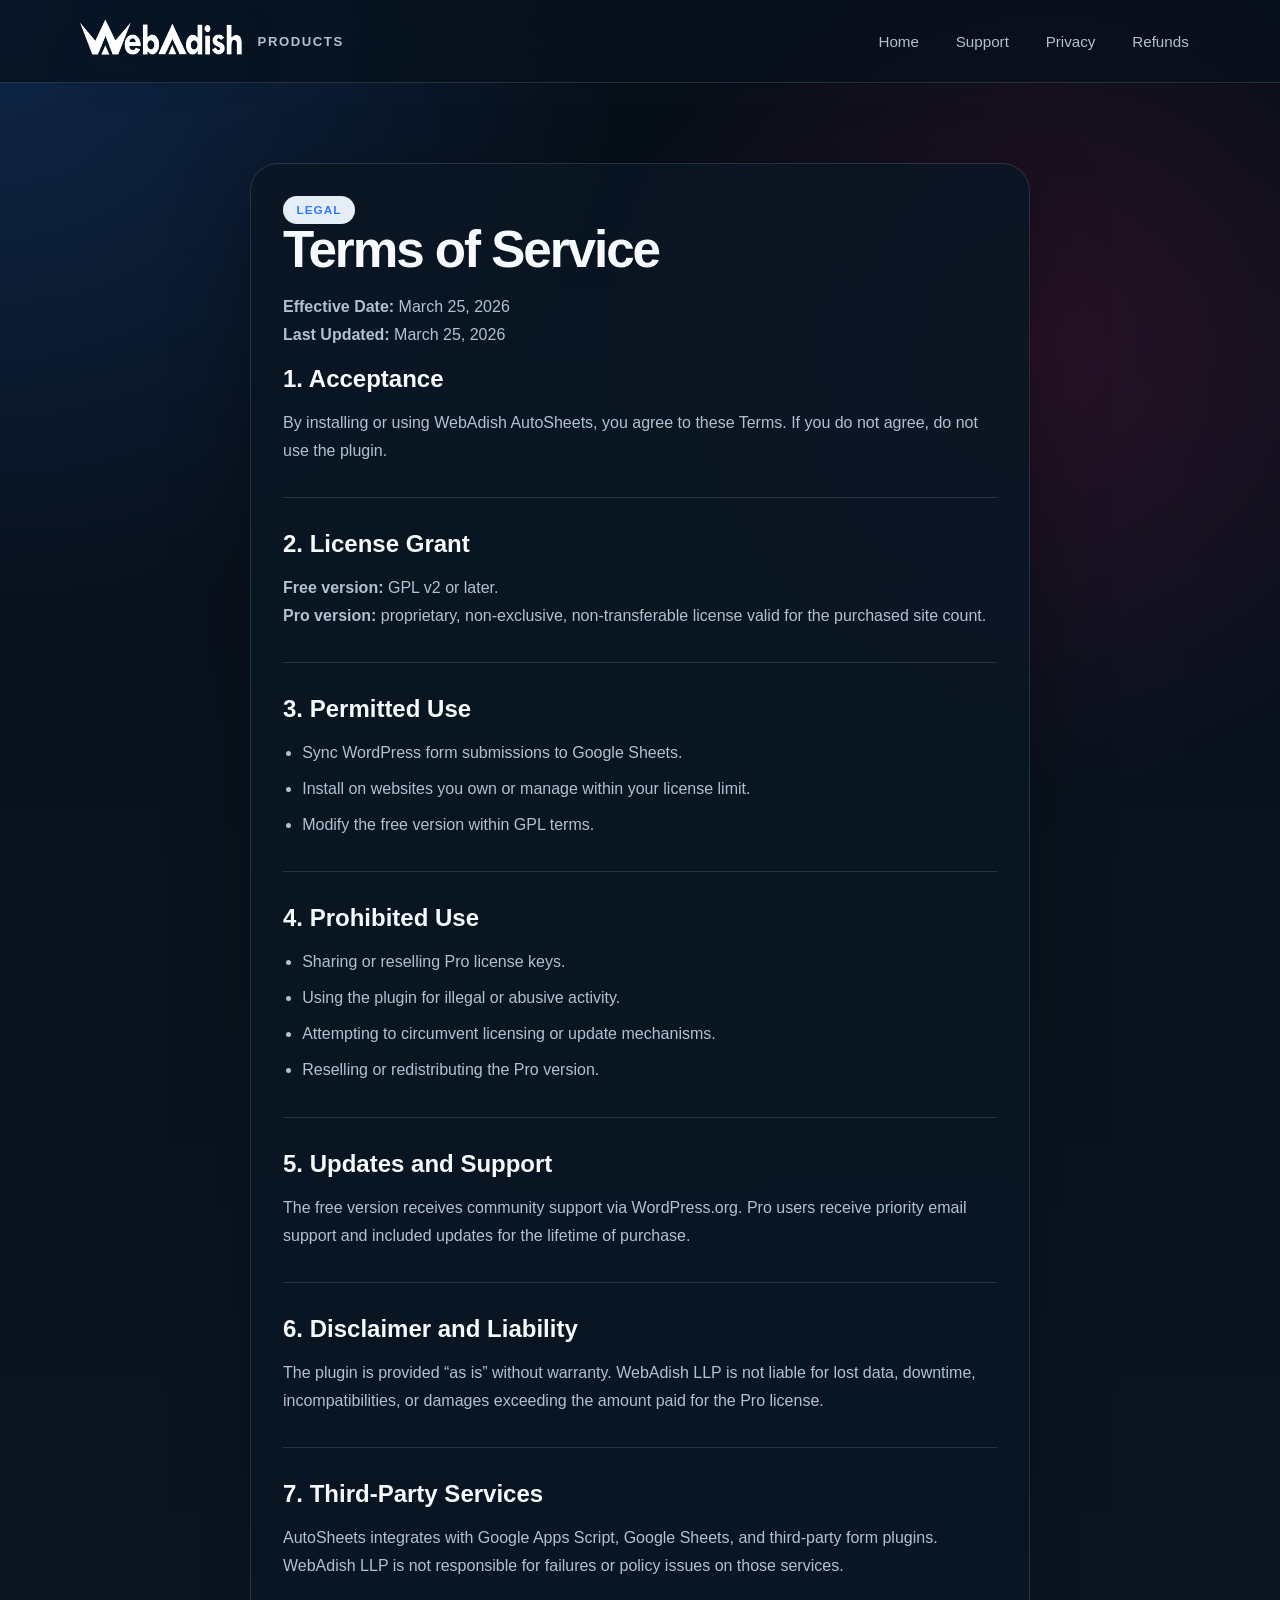
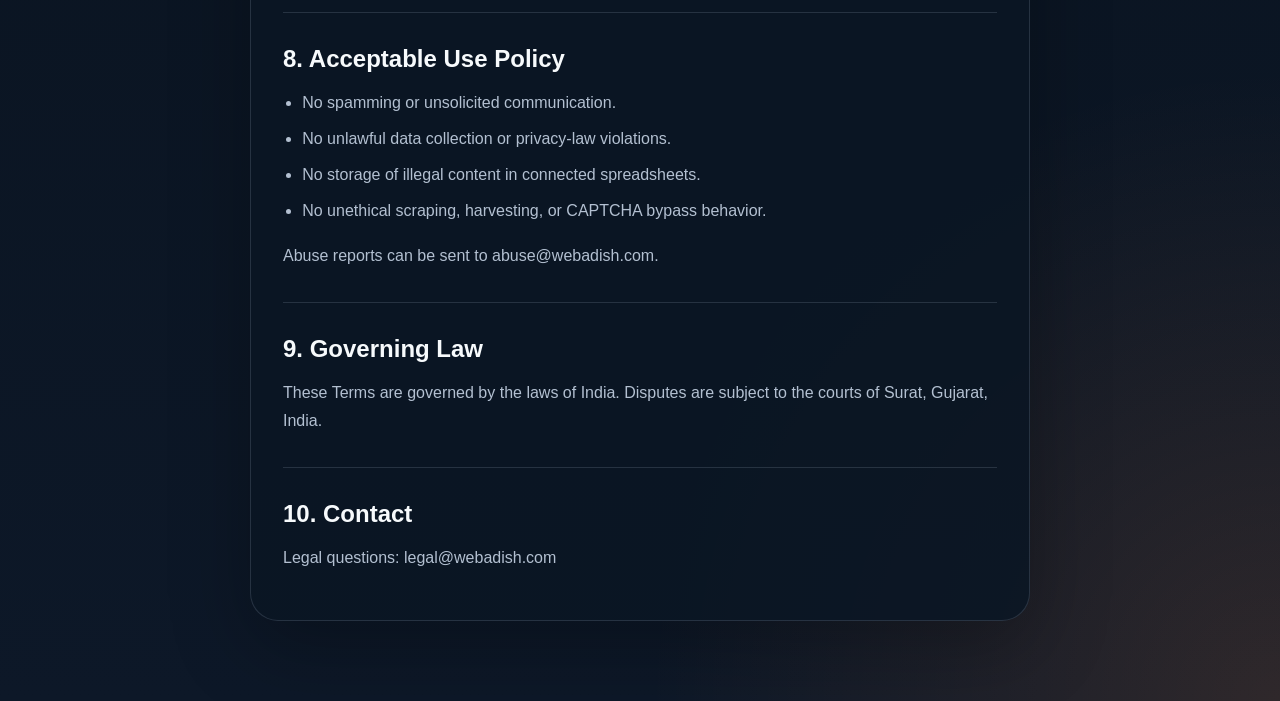
<file: terms/index.html>
<!doctype html>
<html lang="en">
  <head>
    <meta charset="UTF-8" />
    <meta name="viewport" content="width=device-width, initial-scale=1.0" />
    <title>Terms of Service | WebAdish AutoSheets</title>
    <meta name="description" content="Terms of Service for WebAdish AutoSheets covering licensing, updates, support, liability limits, and acceptable use." />
    <link rel="stylesheet" href="../assets/styles.css" />
    <script defer src="../assets/site.js"></script>
  </head>
  <body data-page="terms">
    <div class="site-shell legal-shell">
      <header class="site-header">
        <div class="container nav-row">
          <a class="brand" href="../"><img class="brand-mark" src="../assets/webadish-logo.webp" alt="WebAdish" /><span class="brand-label">Products</span></a>
          <nav class="site-nav legal-nav">
            <a href="../">Home</a>
            <a href="../support/">Support</a>
            <a href="../privacy-policy/">Privacy</a>
            <a href="../refund-policy/">Refunds</a>
          </nav>
        </div>
      </header>
      <main class="section">
        <div class="container narrow legal-copy">
          <span class="eyebrow">Legal</span>
          <h1>Terms of Service</h1>
          <p><strong>Effective Date:</strong> March 25, 2026<br><strong>Last Updated:</strong> March 25, 2026</p>

          <section>
            <h2>1. Acceptance</h2>
            <p>By installing or using WebAdish AutoSheets, you agree to these Terms. If you do not agree, do not use the plugin.</p>
          </section>

          <section>
            <h2>2. License Grant</h2>
            <p><strong>Free version:</strong> GPL v2 or later.<br><strong>Pro version:</strong> proprietary, non-exclusive, non-transferable license valid for the purchased site count.</p>
          </section>

          <section>
            <h2>3. Permitted Use</h2>
            <ul>
              <li>Sync WordPress form submissions to Google Sheets.</li>
              <li>Install on websites you own or manage within your license limit.</li>
              <li>Modify the free version within GPL terms.</li>
            </ul>
          </section>

          <section>
            <h2>4. Prohibited Use</h2>
            <ul>
              <li>Sharing or reselling Pro license keys.</li>
              <li>Using the plugin for illegal or abusive activity.</li>
              <li>Attempting to circumvent licensing or update mechanisms.</li>
              <li>Reselling or redistributing the Pro version.</li>
            </ul>
          </section>

          <section>
            <h2>5. Updates and Support</h2>
            <p>The free version receives community support via WordPress.org. Pro users receive priority email support and included updates for the lifetime of purchase.</p>
          </section>

          <section>
            <h2>6. Disclaimer and Liability</h2>
            <p>The plugin is provided “as is” without warranty. WebAdish LLP is not liable for lost data, downtime, incompatibilities, or damages exceeding the amount paid for the Pro license.</p>
          </section>

          <section>
            <h2>7. Third-Party Services</h2>
            <p>AutoSheets integrates with Google Apps Script, Google Sheets, and third-party form plugins. WebAdish LLP is not responsible for failures or policy issues on those services.</p>
          </section>

          <section>
            <h2>8. Acceptable Use Policy</h2>
            <ul>
              <li>No spamming or unsolicited communication.</li>
              <li>No unlawful data collection or privacy-law violations.</li>
              <li>No storage of illegal content in connected spreadsheets.</li>
              <li>No unethical scraping, harvesting, or CAPTCHA bypass behavior.</li>
            </ul>
            <p>Abuse reports can be sent to <a href="mailto:abuse@webadish.com">abuse@webadish.com</a>.</p>
          </section>

          <section>
            <h2>9. Governing Law</h2>
            <p>These Terms are governed by the laws of India. Disputes are subject to the courts of Surat, Gujarat, India.</p>
          </section>

          <section>
            <h2>10. Contact</h2>
            <p>Legal questions: <a href="mailto:legal@webadish.com">legal@webadish.com</a></p>
          </section>
        </div>
      </main>
    </div>
  </body>
</html>
</file>
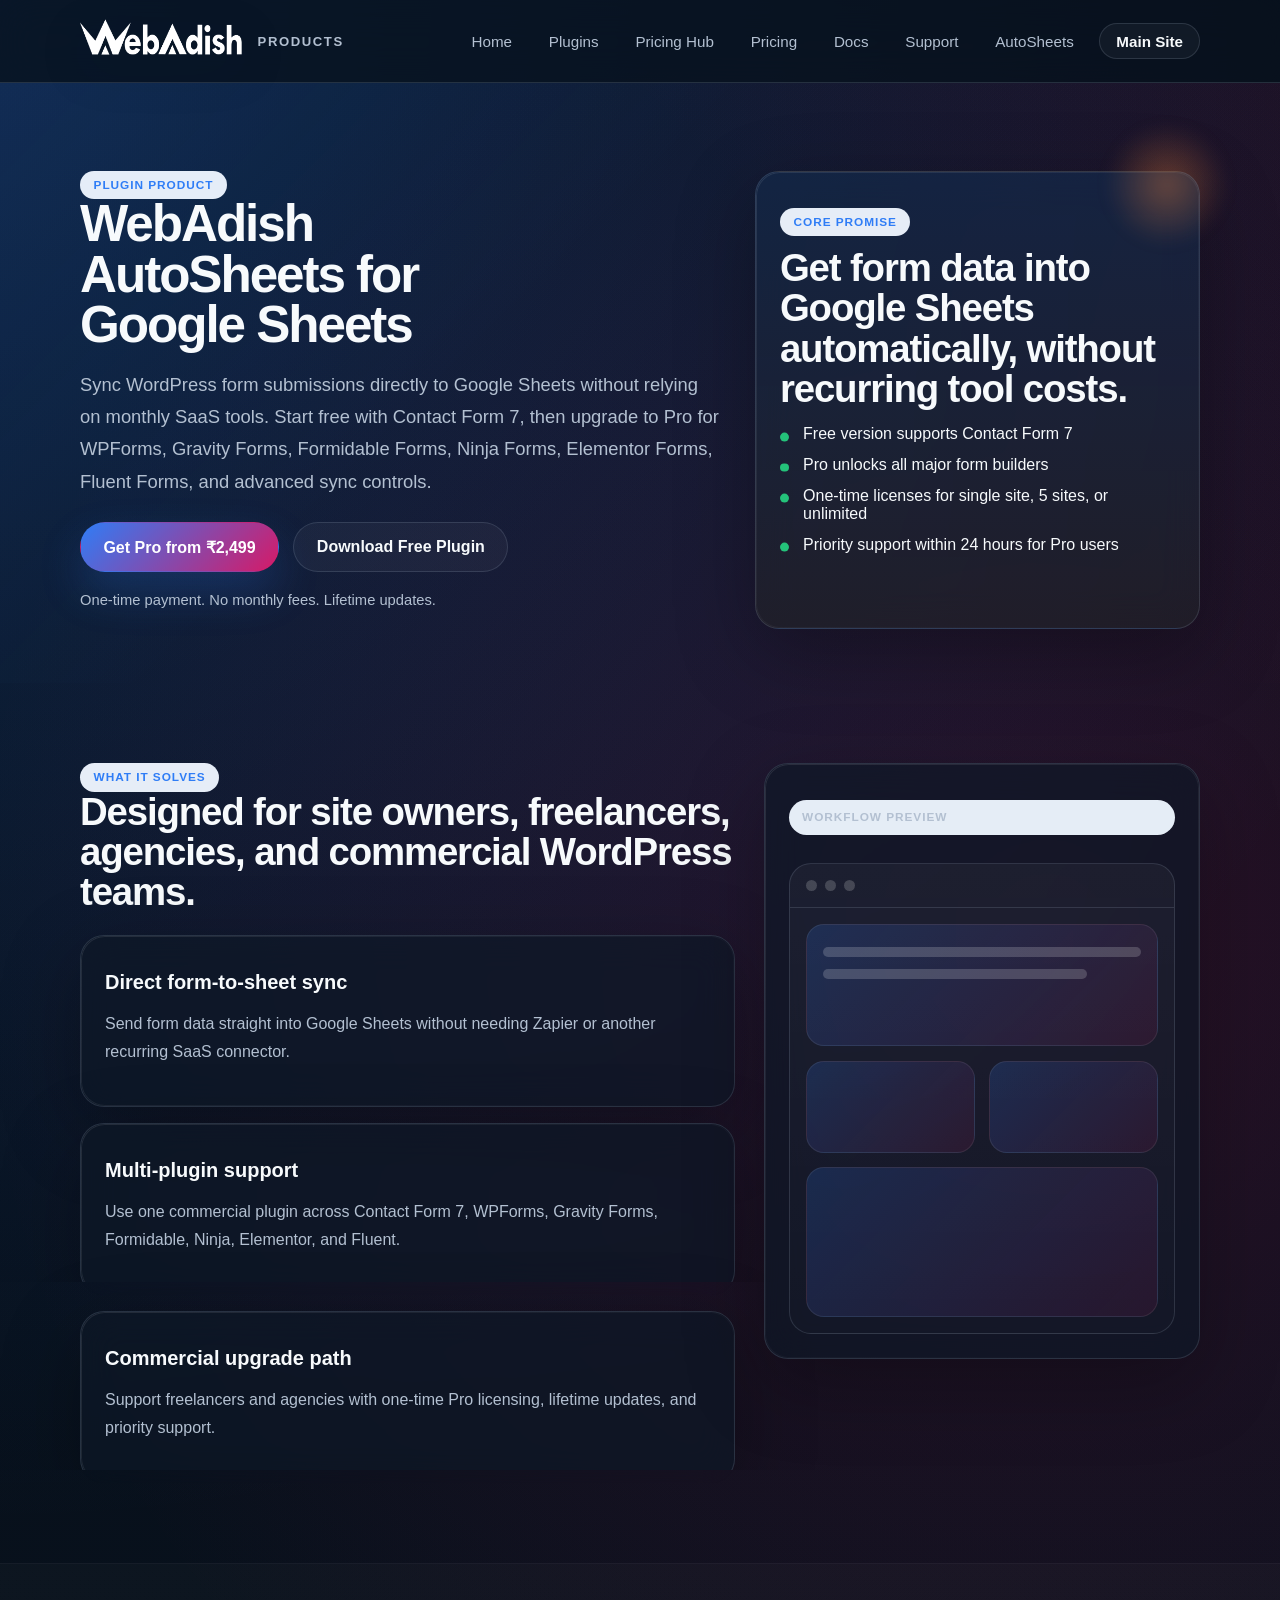
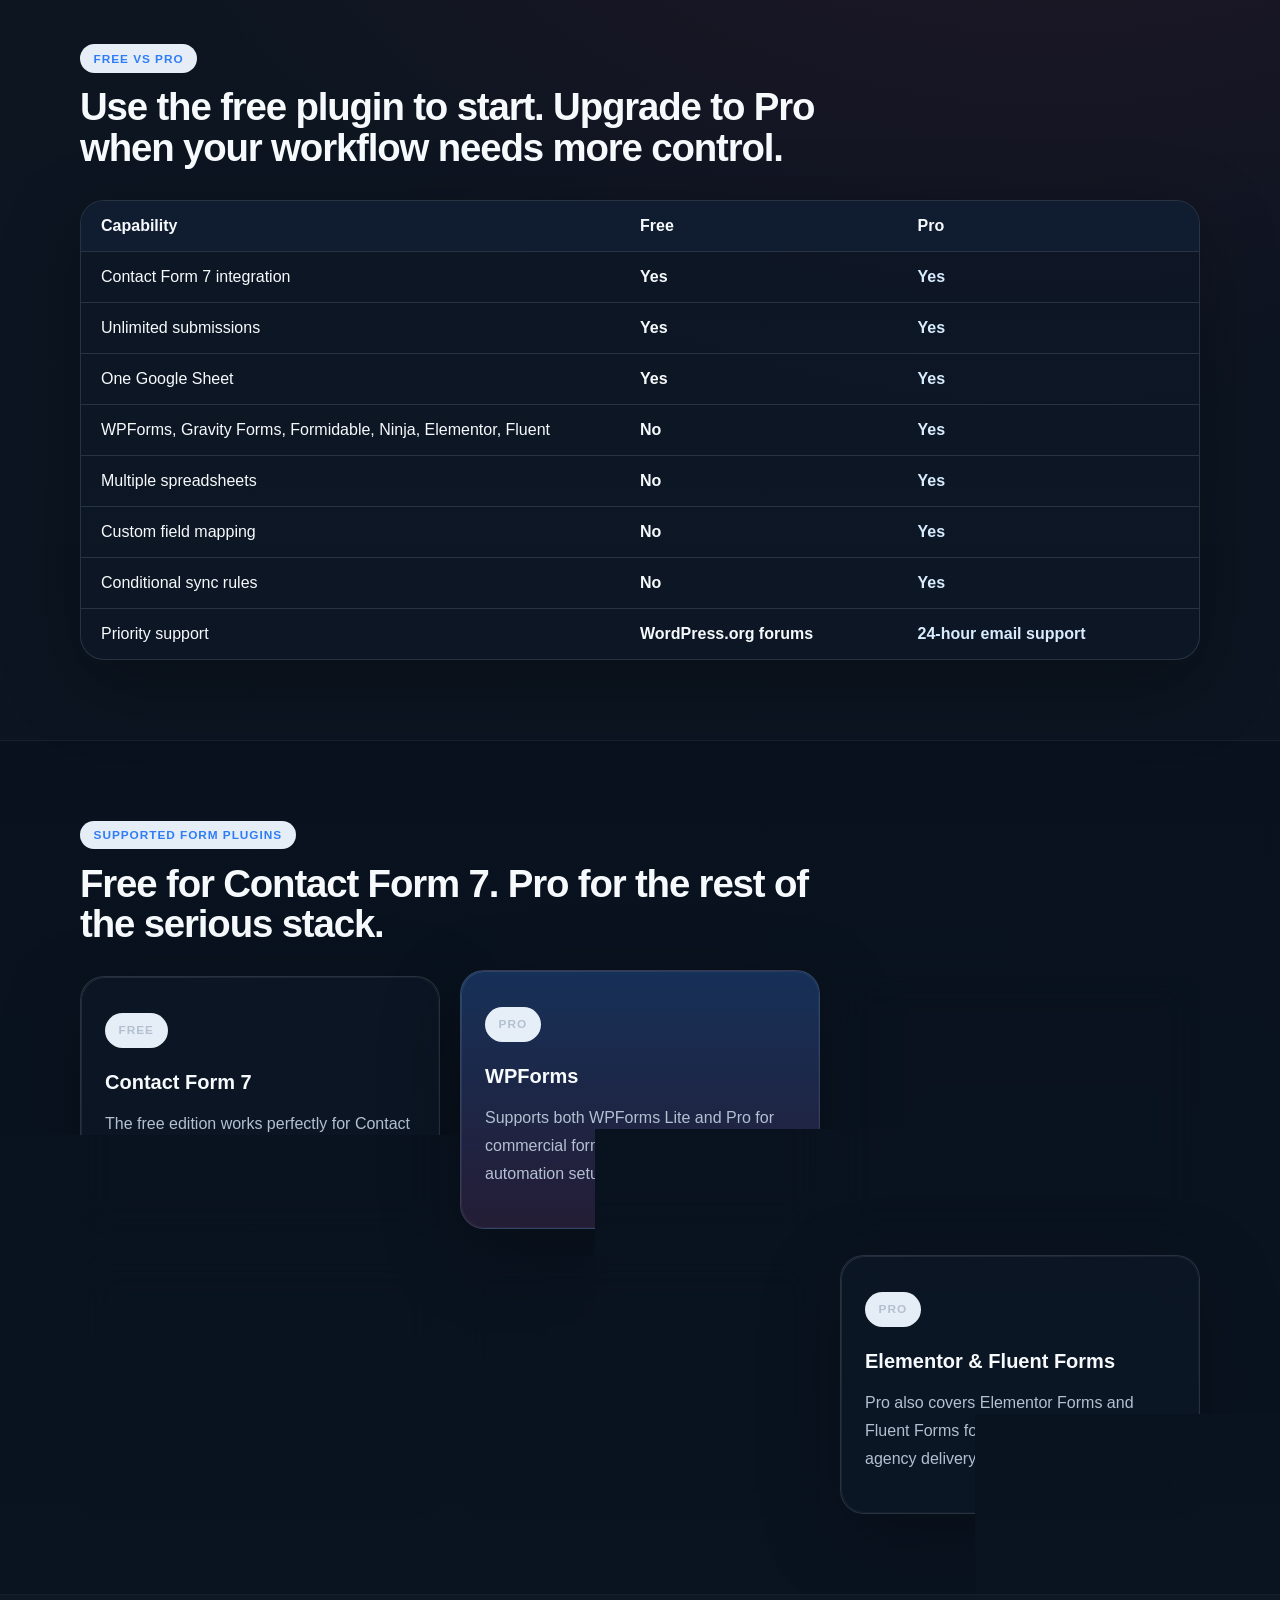
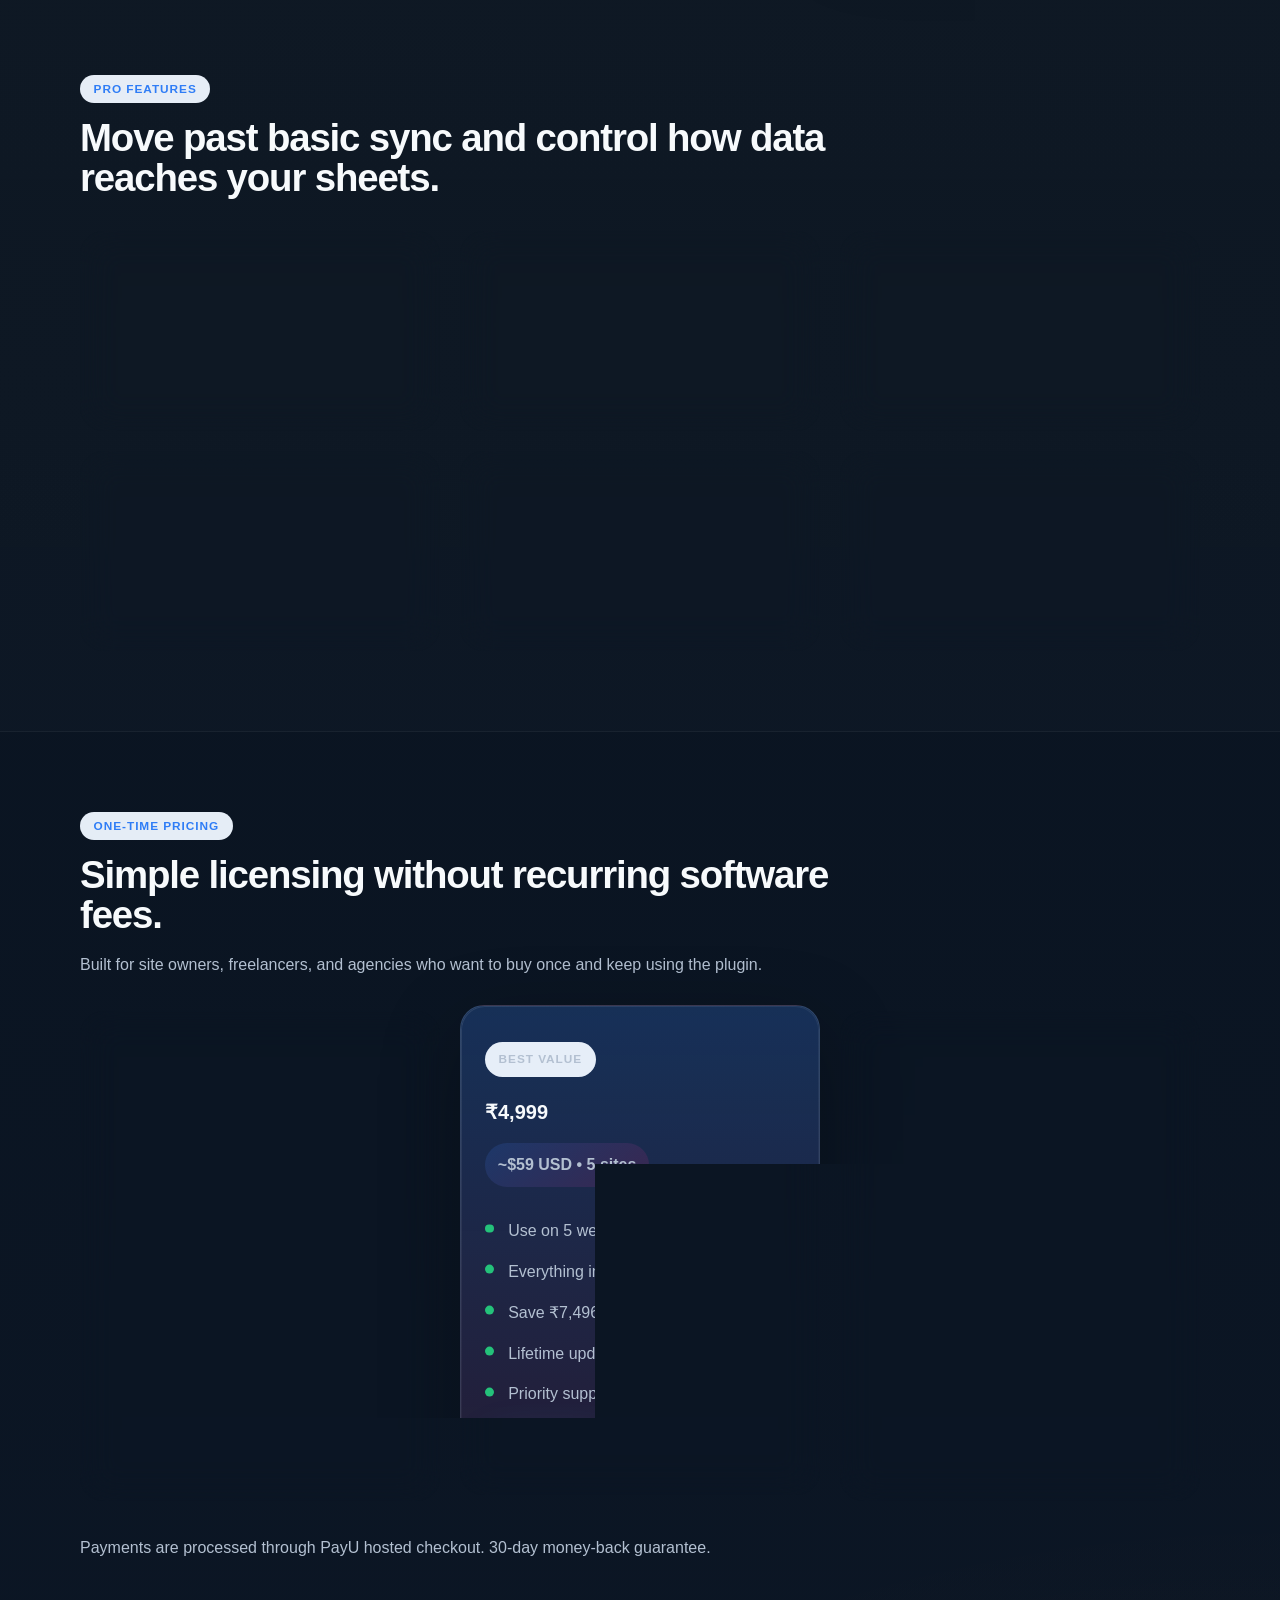
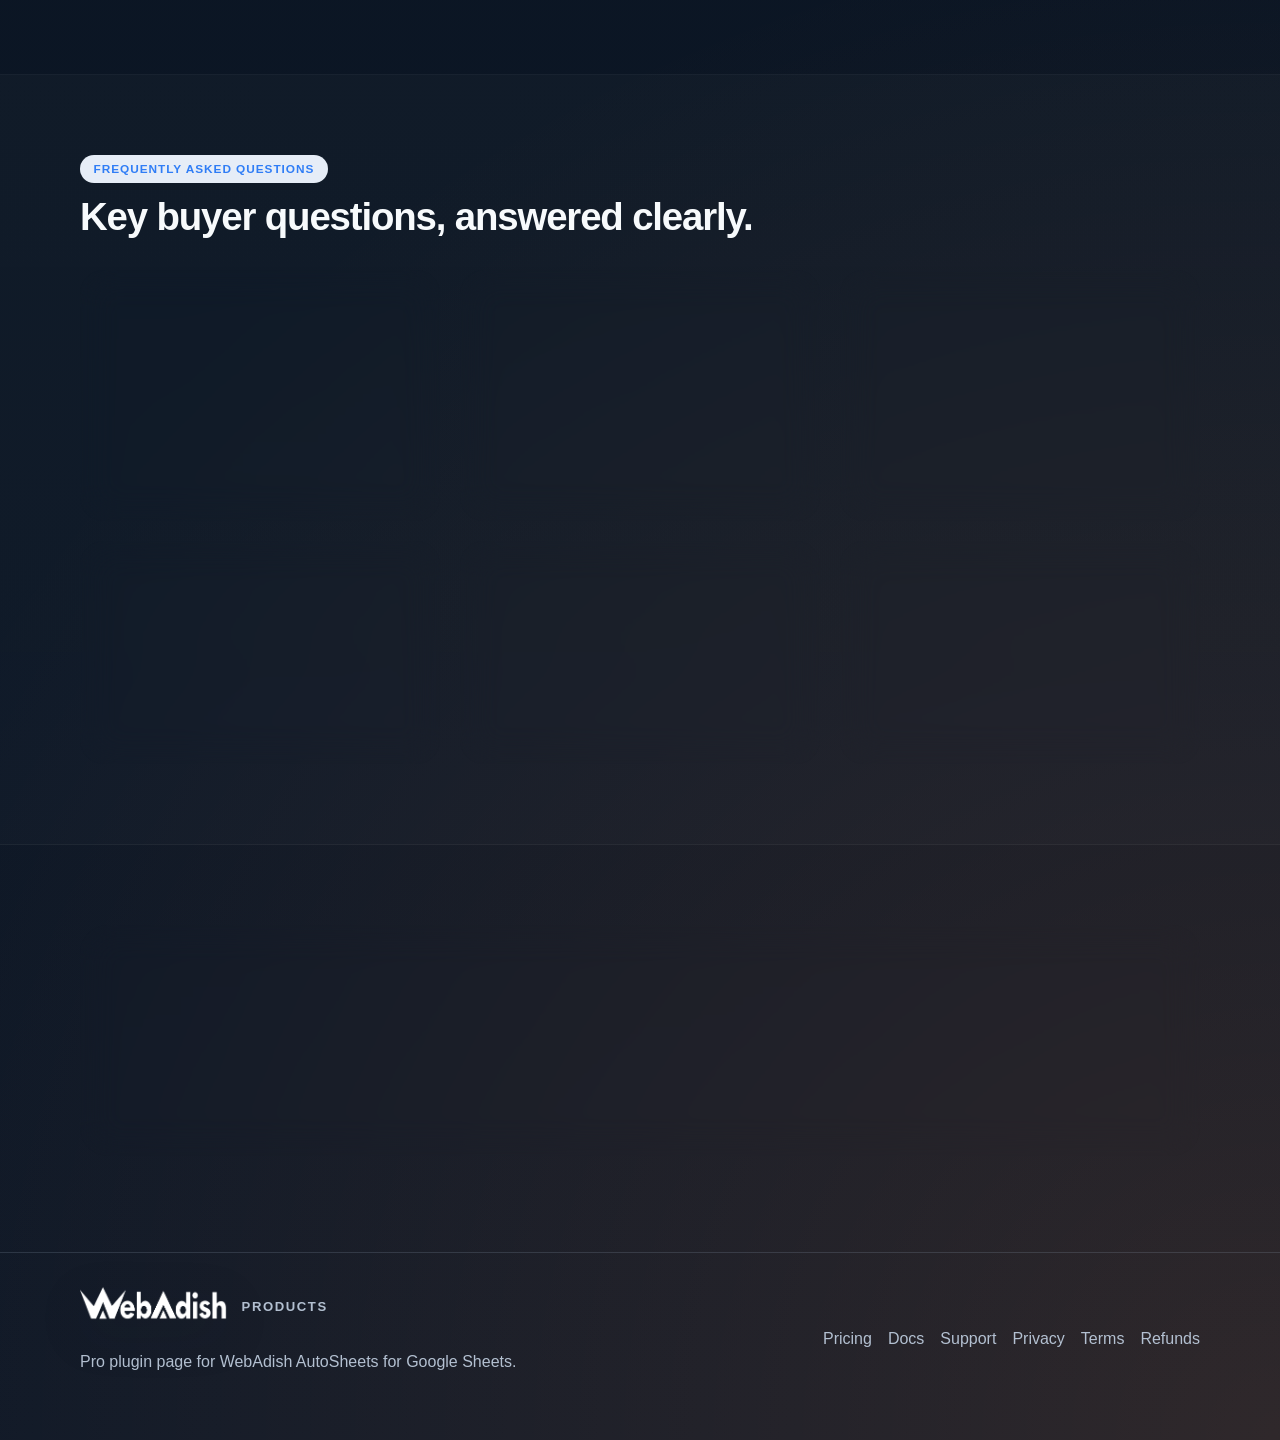
<file: products/autosheets-google-sheets/index.html>
<!doctype html>
<html lang="en">
  <head>
    <meta charset="UTF-8" />
    <meta name="viewport" content="width=device-width, initial-scale=1.0" />
    <title>WebAdish AutoSheets for Google Sheets | Pro Plugin</title>
    <meta
      name="description"
      content="Sync Contact Form 7, WPForms, Gravity Forms, Formidable, Ninja Forms, Elementor Forms, and more to Google Sheets. One-time payment. No monthly fees."
    />
    <link rel="stylesheet" href="../../assets/styles.css" />
    <script defer src="../../assets/site.js"></script>
  </head>
  <body data-page="featured-plugin">
    <div class="site-shell">
      <header class="site-header">
        <div class="container nav-row">
          <a class="brand" href="../../">
            <img class="brand-mark" src="../../assets/webadish-logo.webp" alt="WebAdish" />
            <span class="brand-label">Products</span>
          </a>
          <button class="nav-toggle" type="button" aria-label="Toggle navigation" data-nav-toggle>
            <span></span>
            <span></span>
          </button>
          <nav class="site-nav" data-nav>
            <a href="../../" data-nav-link>Home</a>
            <a href="../../#plugins" data-nav-link>Plugins</a>
            <a href="../../pricing/" data-nav-link>Pricing Hub</a>
            <a href="pricing/" data-nav-link>Pricing</a>
            <a href="docs/" data-nav-link>Docs</a>
            <a href="support/" data-nav-link>Support</a>
            <a href="../../products/autosheets-google-sheets/" data-nav-link>AutoSheets</a>
            <a href="https://www.webadish.com" class="button ghost">Main Site</a>
          </nav>
        </div>
      </header>

      <main>
        <section class="hero hero-product">
          <div class="container hero-grid">
            <div class="hero-copy">
              <span class="eyebrow">Plugin Product</span>
              <h1>WebAdish AutoSheets for Google Sheets</h1>
              <p class="lead">
                Sync WordPress form submissions directly to Google Sheets without relying on monthly SaaS tools. Start
                free with Contact Form 7, then upgrade to Pro for WPForms, Gravity Forms, Formidable Forms, Ninja
                Forms, Elementor Forms, Fluent Forms, and advanced sync controls.
              </p>
              <div class="hero-actions">
                <a class="button primary" href="#pricing">Get Pro from ₹2,499</a>
                <a class="button secondary" href="https://wordpress.org/plugins/webadish-auto-sheets/" target="_blank" rel="noopener noreferrer">Download Free Plugin</a>
              </div>
              <p class="small-note">One-time payment. No monthly fees. Lifetime updates.</p>
            </div>

            <aside class="hero-panel">
              <div class="status-card">
                <p class="panel-label">Core promise</p>
                <h2>Get form data into Google Sheets automatically, without recurring tool costs.</h2>
                <ul class="check-list">
                  <li>Free version supports Contact Form 7</li>
                  <li>Pro unlocks all major form builders</li>
                  <li>One-time licenses for single site, 5 sites, or unlimited</li>
                  <li>Priority support within 24 hours for Pro users</li>
                </ul>
              </div>
            </aside>
          </div>
        </section>

        <section class="section">
          <div class="container split-layout">
            <div>
              <span class="eyebrow">What It Solves</span>
              <h2>Designed for site owners, freelancers, agencies, and commercial WordPress teams.</h2>
              <div class="feature-list">
                <article class="panel">
                  <h3>Direct form-to-sheet sync</h3>
                  <p>Send form data straight into Google Sheets without needing Zapier or another recurring SaaS connector.</p>
                </article>
                <article class="panel">
                  <h3>Multi-plugin support</h3>
                  <p>Use one commercial plugin across Contact Form 7, WPForms, Gravity Forms, Formidable, Ninja, Elementor, and Fluent.</p>
                </article>
                <article class="panel">
                  <h3>Commercial upgrade path</h3>
                  <p>Support freelancers and agencies with one-time Pro licensing, lifetime updates, and priority support.</p>
                </article>
              </div>
            </div>
            <div class="panel stack screenshot-panel">
              <p class="panel-label">Workflow Preview</p>
              <div class="screen">
                <div class="screen-top">
                  <span></span><span></span><span></span>
                </div>
                <div class="screen-body">
                  <div class="screen-card large"></div>
                  <div class="screen-row">
                    <div class="screen-card"></div>
                    <div class="screen-card"></div>
                  </div>
                  <div class="screen-card tall"></div>
                </div>
              </div>
            </div>
          </div>
        </section>

        <section class="section section-alt">
          <div class="container">
            <div class="section-heading">
              <span class="eyebrow">Free vs Pro</span>
              <h2>Use the free plugin to start. Upgrade to Pro when your workflow needs more control.</h2>
            </div>
            <div class="comparison-table">
              <div class="table-row table-head">
                <div>Capability</div>
                <div>Free</div>
                <div>Pro</div>
              </div>
              <div class="table-row">
                <div>Contact Form 7 integration</div>
                <div>Yes</div>
                <div>Yes</div>
              </div>
              <div class="table-row">
                <div>Unlimited submissions</div>
                <div>Yes</div>
                <div>Yes</div>
              </div>
              <div class="table-row">
                <div>One Google Sheet</div>
                <div>Yes</div>
                <div>Yes</div>
              </div>
              <div class="table-row">
                <div>WPForms, Gravity Forms, Formidable, Ninja, Elementor, Fluent</div>
                <div>No</div>
                <div>Yes</div>
              </div>
              <div class="table-row">
                <div>Multiple spreadsheets</div>
                <div>No</div>
                <div>Yes</div>
              </div>
              <div class="table-row">
                <div>Custom field mapping</div>
                <div>No</div>
                <div>Yes</div>
              </div>
              <div class="table-row">
                <div>Conditional sync rules</div>
                <div>No</div>
                <div>Yes</div>
              </div>
              <div class="table-row">
                <div>Priority support</div>
                <div>WordPress.org forums</div>
                <div>24-hour email support</div>
              </div>
            </div>
          </div>
        </section>

        <section class="section">
          <div class="container">
            <div class="section-heading">
              <span class="eyebrow">Supported Form Plugins</span>
              <h2>Free for Contact Form 7. Pro for the rest of the serious stack.</h2>
            </div>
            <div class="card-grid">
              <article class="product-card">
                <p class="card-tag">Free</p>
                <h3>Contact Form 7</h3>
                <p>The free edition works perfectly for Contact Form 7 users who want no-cost submission sync to Google Sheets.</p>
              </article>
              <article class="product-card featured">
                <p class="card-tag">Pro</p>
                <h3>WPForms</h3>
                <p>Supports both WPForms Lite and Pro for commercial form workflows and broader automation setups.</p>
              </article>
              <article class="product-card">
                <p class="card-tag">Pro</p>
                <h3>Gravity Forms</h3>
                <p>Built for more advanced form stacks where direct sheet sync helps teams reduce manual data handling.</p>
              </article>
              <article class="product-card">
                <p class="card-tag">Pro</p>
                <h3>Formidable Forms</h3>
                <p>Use AutoSheets Pro when Formidable projects need cleaner sheet output or simpler internal workflows.</p>
              </article>
              <article class="product-card">
                <p class="card-tag">Pro</p>
                <h3>Ninja Forms</h3>
                <p>Connect user-friendly drag-and-drop form setups directly into Google Sheets with Pro enabled.</p>
              </article>
              <article class="product-card">
                <p class="card-tag">Pro</p>
                <h3>Elementor & Fluent Forms</h3>
                <p>Pro also covers Elementor Forms and Fluent Forms for modern site builders and agency delivery stacks.</p>
              </article>
            </div>
          </div>
        </section>

        <section class="section section-alt">
          <div class="container">
            <div class="section-heading">
              <span class="eyebrow">Pro Features</span>
              <h2>Move past basic sync and control how data reaches your sheets.</h2>
            </div>
            <div class="three-grid">
              <article class="panel">
                <h3>All major form plugins</h3>
                <p>Connect WPForms, Gravity Forms, Formidable, Ninja Forms, Elementor Forms, and Fluent Forms automatically.</p>
              </article>
              <article class="panel">
                <h3>Multiple spreadsheets</h3>
                <p>Send different forms to different Google Sheets so contact flows, orders, and surveys stay separated.</p>
              </article>
              <article class="panel">
                <h3>Custom field mapping</h3>
                <p>Rename, skip, combine, or re-order fields so spreadsheet output matches how your team actually works.</p>
              </article>
              <article class="panel">
                <h3>Conditional sync</h3>
                <p>Only send entries when specific conditions are met, such as status rules, value thresholds, or workflow triggers.</p>
              </article>
              <article class="panel">
                <h3>Advanced filters</h3>
                <p>Control what gets synced and how by using deeper filtering logic across forms and fields.</p>
              </article>
              <article class="panel">
                <h3>Priority support</h3>
                <p>Skip forum waiting and get direct Pro support from the WebAdish team within 24 hours.</p>
              </article>
            </div>
          </div>
        </section>

        <section class="section" id="pricing">
          <div class="container">
            <div class="section-heading">
              <span class="eyebrow">One-Time Pricing</span>
              <h2>Simple licensing without recurring software fees.</h2>
              <p>Built for site owners, freelancers, and agencies who want to buy once and keep using the plugin.</p>
            </div>
            <div class="card-grid">
              <article class="product-card">
                <p class="card-tag">Single Site</p>
                <h3>₹2,499</h3>
                <p class="price-pill">~$29 USD • one-time</p>
                <ul class="mini-list">
                  <li>Use on 1 website</li>
                  <li>All Pro integrations</li>
                  <li>All Pro features</li>
                  <li>Lifetime updates</li>
                  <li>Priority support</li>
                </ul>
                <div class="card-actions">
                  <a class="button primary" href="checkout/?plan=single-site">Buy Single Site</a>
                </div>
              </article>

              <article class="product-card featured">
                <p class="card-tag">Best Value</p>
                <h3>₹4,999</h3>
                <p class="price-pill">~$59 USD • 5 sites</p>
                <ul class="mini-list">
                  <li>Use on 5 websites</li>
                  <li>Everything in Single Site</li>
                  <li>Save ₹7,496 vs separate licenses</li>
                  <li>Lifetime updates</li>
                  <li>Priority support</li>
                </ul>
                <div class="card-actions">
                  <a class="button primary" href="checkout/?plan=five-sites">Buy 5 Sites</a>
                </div>
              </article>

              <article class="product-card">
                <p class="card-tag">Agency / Unlimited</p>
                <h3>₹9,999</h3>
                <p class="price-pill">~$119 USD • unlimited</p>
                <ul class="mini-list">
                  <li>Unlimited websites</li>
                  <li>Everything in Single Site</li>
                  <li>White-label option</li>
                  <li>Lifetime updates</li>
                  <li>Priority support</li>
                </ul>
                <div class="card-actions">
                  <a class="button primary" href="checkout/?plan=unlimited">Buy Unlimited</a>
                </div>
              </article>
            </div>
            <div class="section-heading" style="margin-top: 2rem;">
              <p>Payments are processed through PayU hosted checkout. 30-day money-back guarantee.</p>
            </div>
          </div>
        </section>

        <section class="section section-alt">
          <div class="container">
            <div class="section-heading">
              <span class="eyebrow">Frequently Asked Questions</span>
              <h2>Key buyer questions, answered clearly.</h2>
            </div>
            <div class="three-grid">
              <article class="panel">
                <h3>Is this really a one-time payment?</h3>
                <p>Yes. Unlike Zapier and other SaaS-based connectors, WebAdish AutoSheets Pro is sold with one-time pricing and lifetime updates.</p>
              </article>
              <article class="panel">
                <h3>Do I need a Google account?</h3>
                <p>Yes. Data goes from your WordPress site to your own Google account. WebAdish does not need to see or store your form submissions.</p>
              </article>
              <article class="panel">
                <h3>How many submissions can I sync?</h3>
                <p>Unlimited. Both the free and Pro editions can handle unlimited submissions, subject to the practical limits of Google Sheets itself.</p>
              </article>
              <article class="panel">
                <h3>Can I use this on client sites?</h3>
                <p>Yes. The 5-site and unlimited licenses are intended for freelancers and agencies working across multiple client installs.</p>
              </article>
              <article class="panel">
                <h3>What if I need help?</h3>
                <p>Pro users get priority support with a 24-hour response target via email. Free users can use the WordPress.org forums.</p>
              </article>
              <article class="panel">
                <h3>Can I upgrade from free to Pro later?</h3>
                <p>Yes. Once you buy Pro, you can activate the license inside the plugin settings and continue from your existing setup.</p>
              </article>
            </div>
          </div>
        </section>

        <section class="section cta-section">
          <div class="container cta-panel">
            <div>
              <span class="eyebrow">Ready To Upgrade</span>
              <h2>Move from free sync to full AutoSheets Pro when your forms and workflows grow.</h2>
              <p>Choose the license that fits your site, team, or agency setup and start syncing with more control.</p>
            </div>
            <div class="cta-actions">
              <a class="button primary" href="#pricing">Get Pro</a>
              <a class="button secondary" href="mailto:support@webadish.com?subject=AutoSheets Pro Support">Contact Support</a>
            </div>
          </div>
        </section>
      </main>

      <footer class="site-footer">
        <div class="container footer-grid">
          <div>
            <a class="brand footer-brand" href="../../">
              <img class="brand-mark" src="../../assets/webadish-logo.webp" alt="WebAdish" />
              <span class="brand-label">Products</span>
            </a>
            <p class="footer-copy">Pro plugin page for WebAdish AutoSheets for Google Sheets.</p>
          </div>
          <div class="footer-links">
            <a href="pricing/">Pricing</a>
            <a href="docs/">Docs</a>
            <a href="support/">Support</a>
            <a href="../../privacy-policy/">Privacy</a>
            <a href="../../terms/">Terms</a>
            <a href="../../refund-policy/">Refunds</a>
          </div>
        </div>
      </footer>
    </div>
  </body>
</html>
</file>
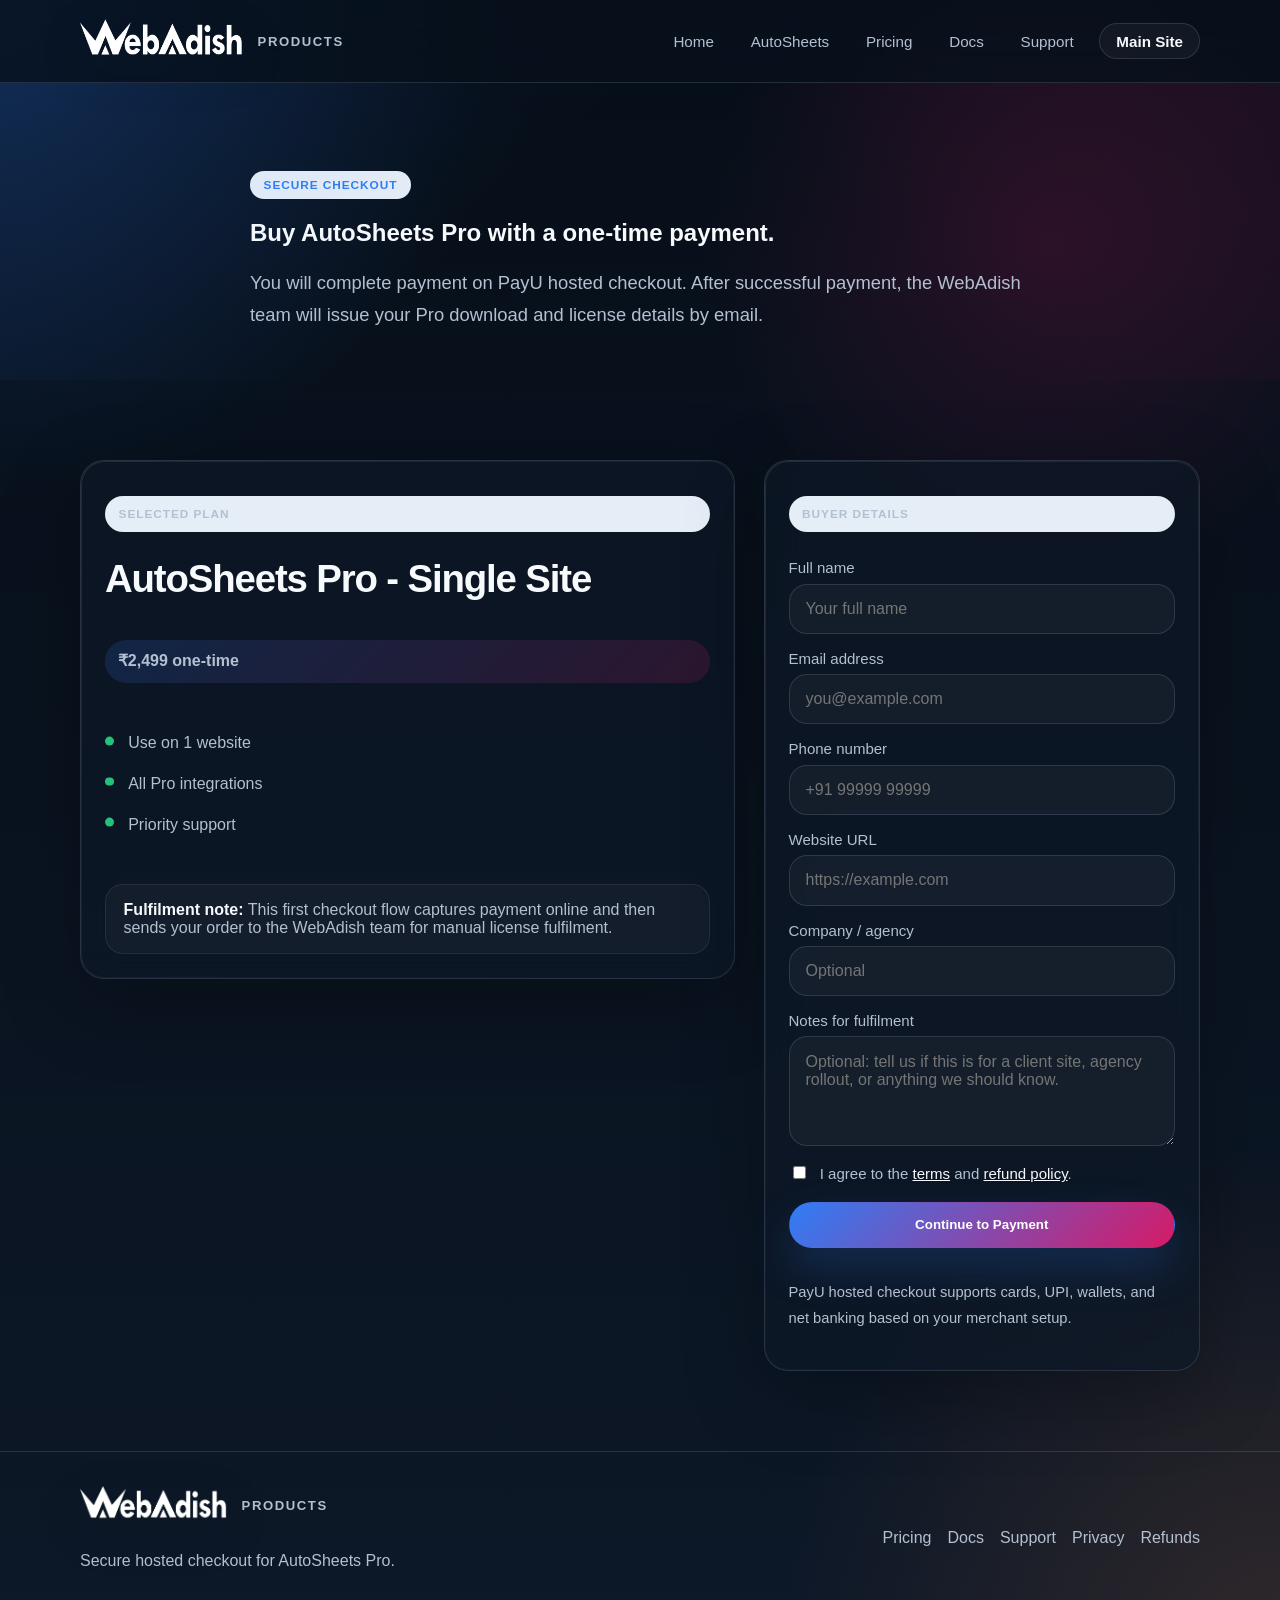
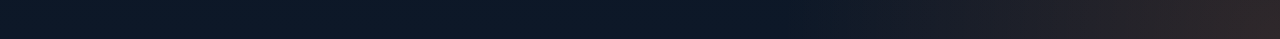
<file: products/autosheets-google-sheets/checkout/index.html>
<!doctype html>
<html lang="en">
  <head>
    <meta charset="UTF-8" />
    <meta name="viewport" content="width=device-width, initial-scale=1.0" />
    <title>Checkout | AutoSheets Pro | WebAdish Products</title>
    <meta
      name="description"
      content="Secure checkout for WebAdish AutoSheets for Google Sheets. Buy a single-site, 5-site, or unlimited Pro license via PayU hosted checkout."
    />
    <link rel="stylesheet" href="../../../assets/styles.css" />
    <script defer src="../../../assets/site.js"></script>
  </head>
  <body data-page="autosheets-checkout">
    <div class="site-shell">
      <header class="site-header">
        <div class="container nav-row">
          <a class="brand" href="../../../">
            <img class="brand-mark" src="../../../assets/webadish-logo.webp" alt="WebAdish" />
            <span class="brand-label">Products</span>
          </a>
          <button class="nav-toggle" type="button" aria-label="Toggle navigation" data-nav-toggle><span></span><span></span></button>
          <nav class="site-nav" data-nav>
            <a href="../../../" data-nav-link>Home</a>
            <a href="../" data-nav-link>AutoSheets</a>
            <a href="../pricing/" data-nav-link>Pricing</a>
            <a href="../docs/" data-nav-link>Docs</a>
            <a href="../support/" data-nav-link>Support</a>
            <a href="https://www.webadish.com" class="button ghost">Main Site</a>
          </nav>
        </div>
      </header>

      <main>
        <section class="hero hero-simple">
          <div class="container narrow">
            <span class="eyebrow">Secure Checkout</span>
            <h1>Buy AutoSheets Pro with a one-time payment.</h1>
            <p class="lead">You will complete payment on PayU hosted checkout. After successful payment, the WebAdish team will issue your Pro download and license details by email.</p>
          </div>
        </section>

        <section class="section">
          <div class="container split-layout">
            <article class="panel stack checkout-summary" data-checkout-summary>
              <p class="panel-label">Selected Plan</p>
              <h2 data-plan-title>AutoSheets Pro - Single Site</h2>
              <p class="price-pill" data-plan-price>₹2,499 one-time</p>
              <ul class="mini-list" data-plan-benefits>
                <li>Use on 1 website</li>
                <li>All Pro integrations</li>
                <li>Priority support</li>
              </ul>
              <div class="callout">
                <strong>Fulfilment note:</strong> This first checkout flow captures payment online and then sends your order to the WebAdish team for manual license fulfilment.
              </div>
            </article>

            <article class="panel stack">
              <p class="panel-label">Buyer Details</p>
              <form class="checkout-form" data-checkout-form>
                <input type="hidden" name="plan" value="single-site" data-plan-input />
                <input type="hidden" name="form_started_at" value="" data-started-at />

                <label class="field">
                  <span>Full name</span>
                  <input type="text" name="name" required minlength="2" maxlength="80" autocomplete="name" placeholder="Your full name" />
                </label>

                <label class="field">
                  <span>Email address</span>
                  <input type="email" name="email" required autocomplete="email" placeholder="you@example.com" />
                </label>

                <label class="field">
                  <span>Phone number</span>
                  <input type="tel" name="phone" autocomplete="tel" placeholder="+91 99999 99999" />
                </label>

                <label class="field">
                  <span>Website URL</span>
                  <input type="url" name="website" placeholder="https://example.com" />
                </label>

                <label class="field">
                  <span>Company / agency</span>
                  <input type="text" name="company" placeholder="Optional" />
                </label>

                <label class="field">
                  <span>Notes for fulfilment</span>
                  <textarea name="notes" rows="4" placeholder="Optional: tell us if this is for a client site, agency rollout, or anything we should know."></textarea>
                </label>

                <div class="honeypot-field" aria-hidden="true">
                  <label>
                    <span>Fax number</span>
                    <input type="text" name="fax_number" tabindex="-1" autocomplete="off" />
                  </label>
                </div>

                <label class="agreement">
                  <input type="checkbox" name="terms" required />
                  <span>I agree to the <a href="../../../terms/">terms</a> and <a href="../../../refund-policy/">refund policy</a>.</span>
                </label>

                <button class="button primary" type="submit" data-submit-button>Continue to Payment</button>
                <p class="small-note" data-checkout-feedback>PayU hosted checkout supports cards, UPI, wallets, and net banking based on your merchant setup.</p>
              </form>
            </article>
          </div>
        </section>
      </main>

      <footer class="site-footer">
        <div class="container footer-grid">
          <div>
            <a class="brand footer-brand" href="../../../">
              <img class="brand-mark" src="../../../assets/webadish-logo.webp" alt="WebAdish" />
              <span class="brand-label">Products</span>
            </a>
            <p class="footer-copy">Secure hosted checkout for AutoSheets Pro.</p>
          </div>
          <div class="footer-links">
            <a href="../pricing/">Pricing</a>
            <a href="../docs/">Docs</a>
            <a href="../support/">Support</a>
            <a href="../../../privacy-policy/">Privacy</a>
            <a href="../../../refund-policy/">Refunds</a>
          </div>
        </div>
      </footer>
    </div>
  </body>
</html>
</file>
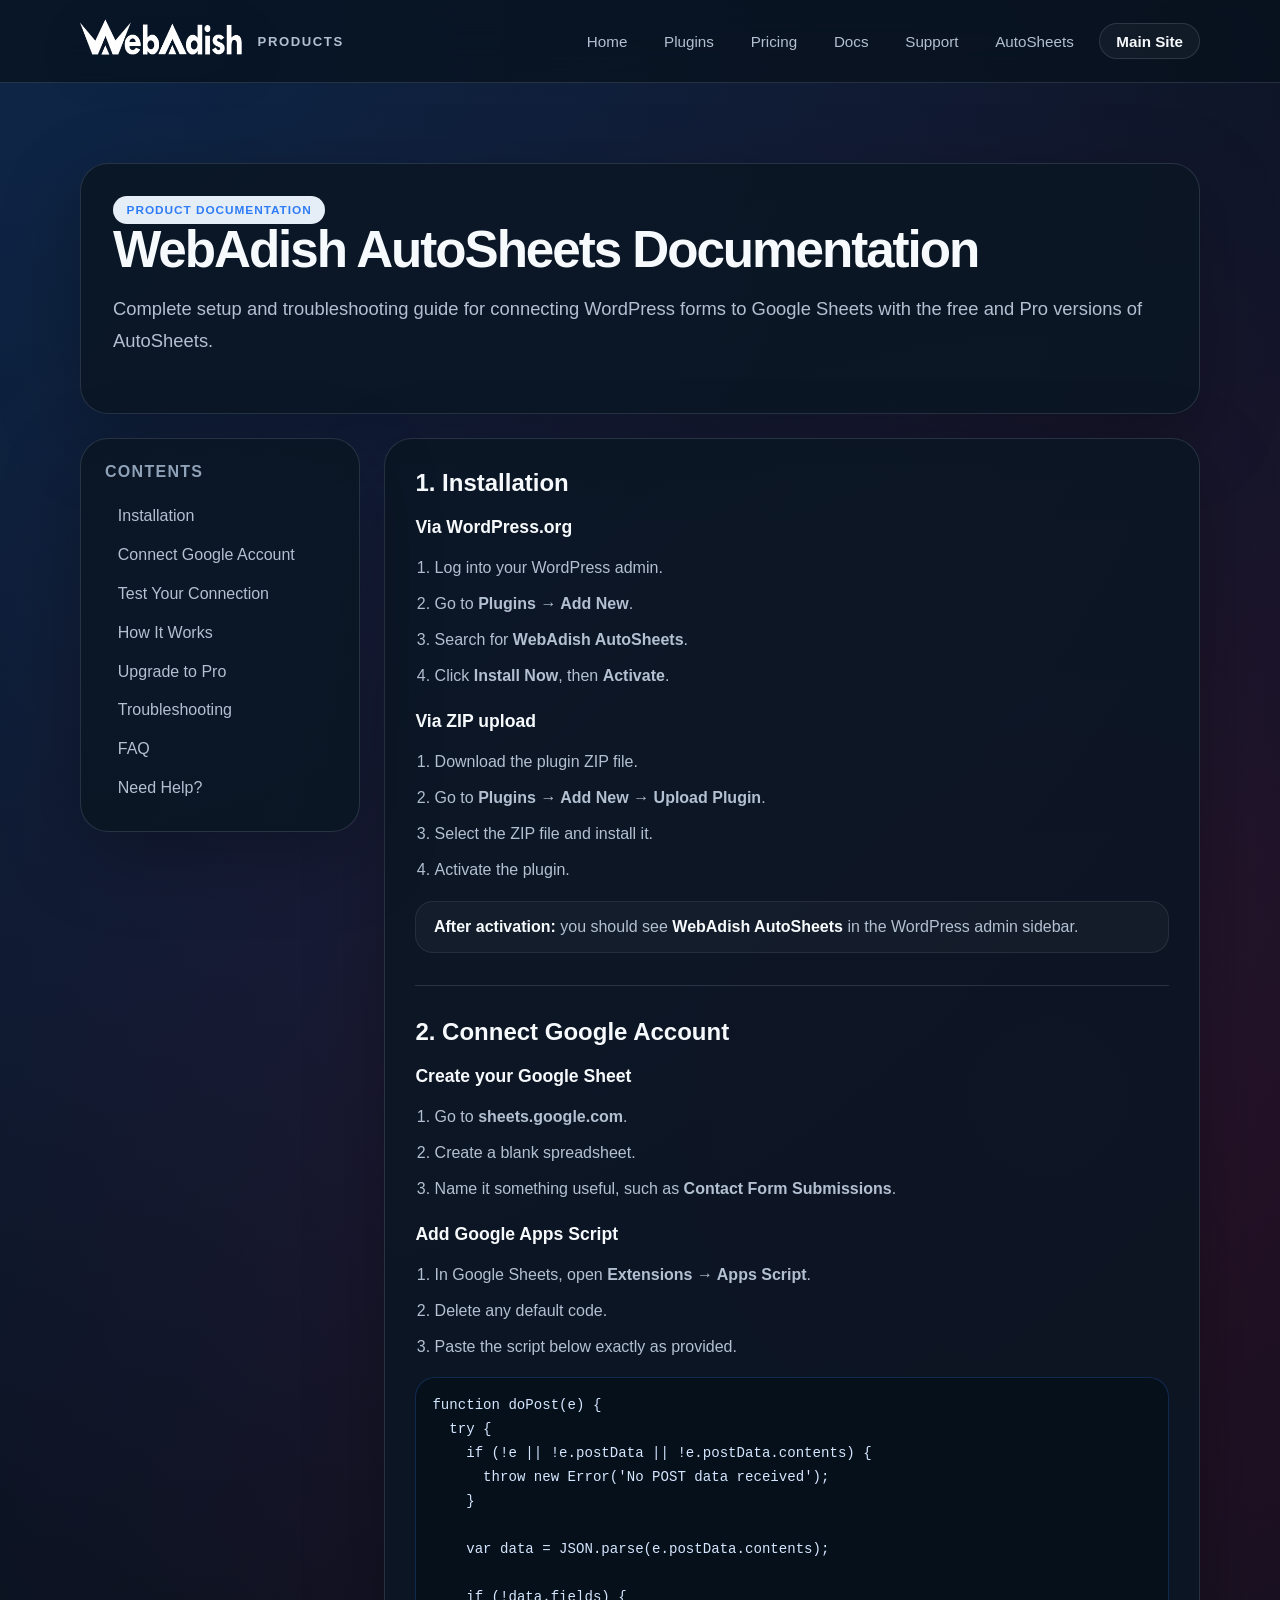
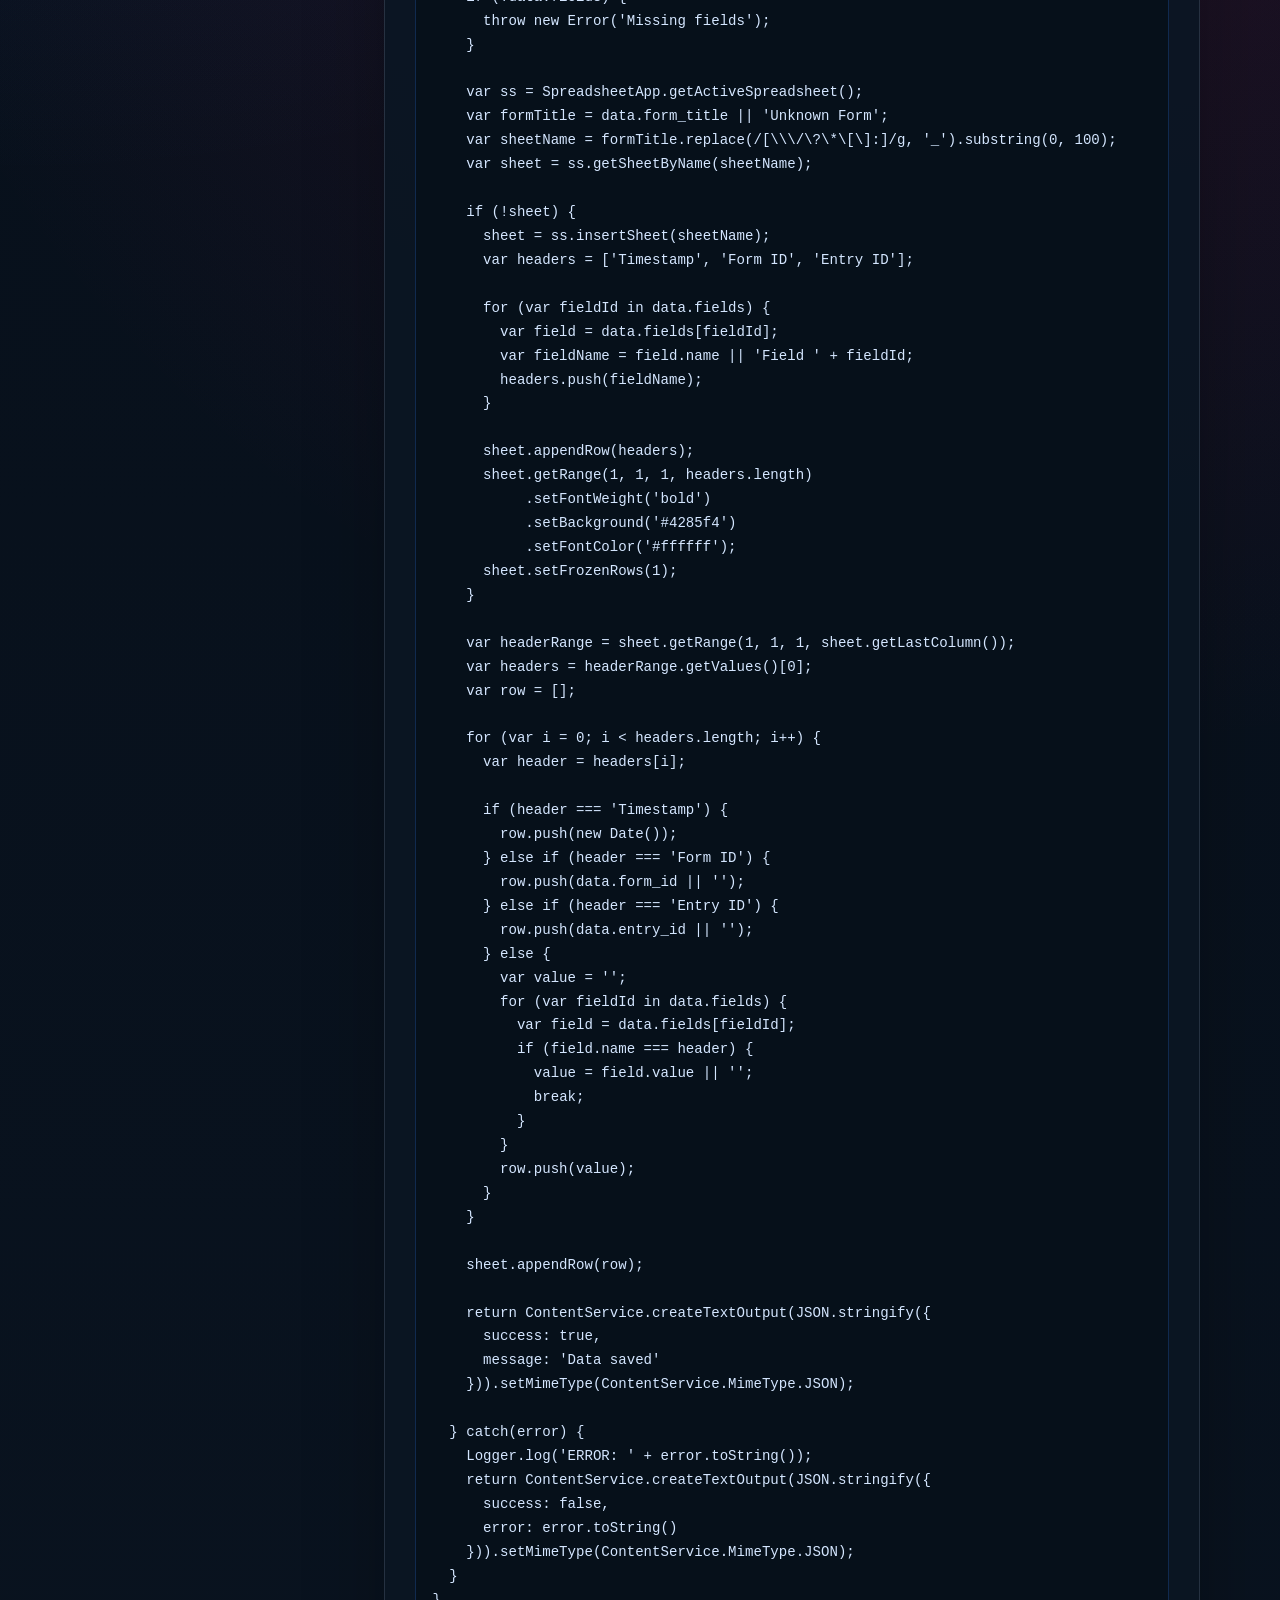
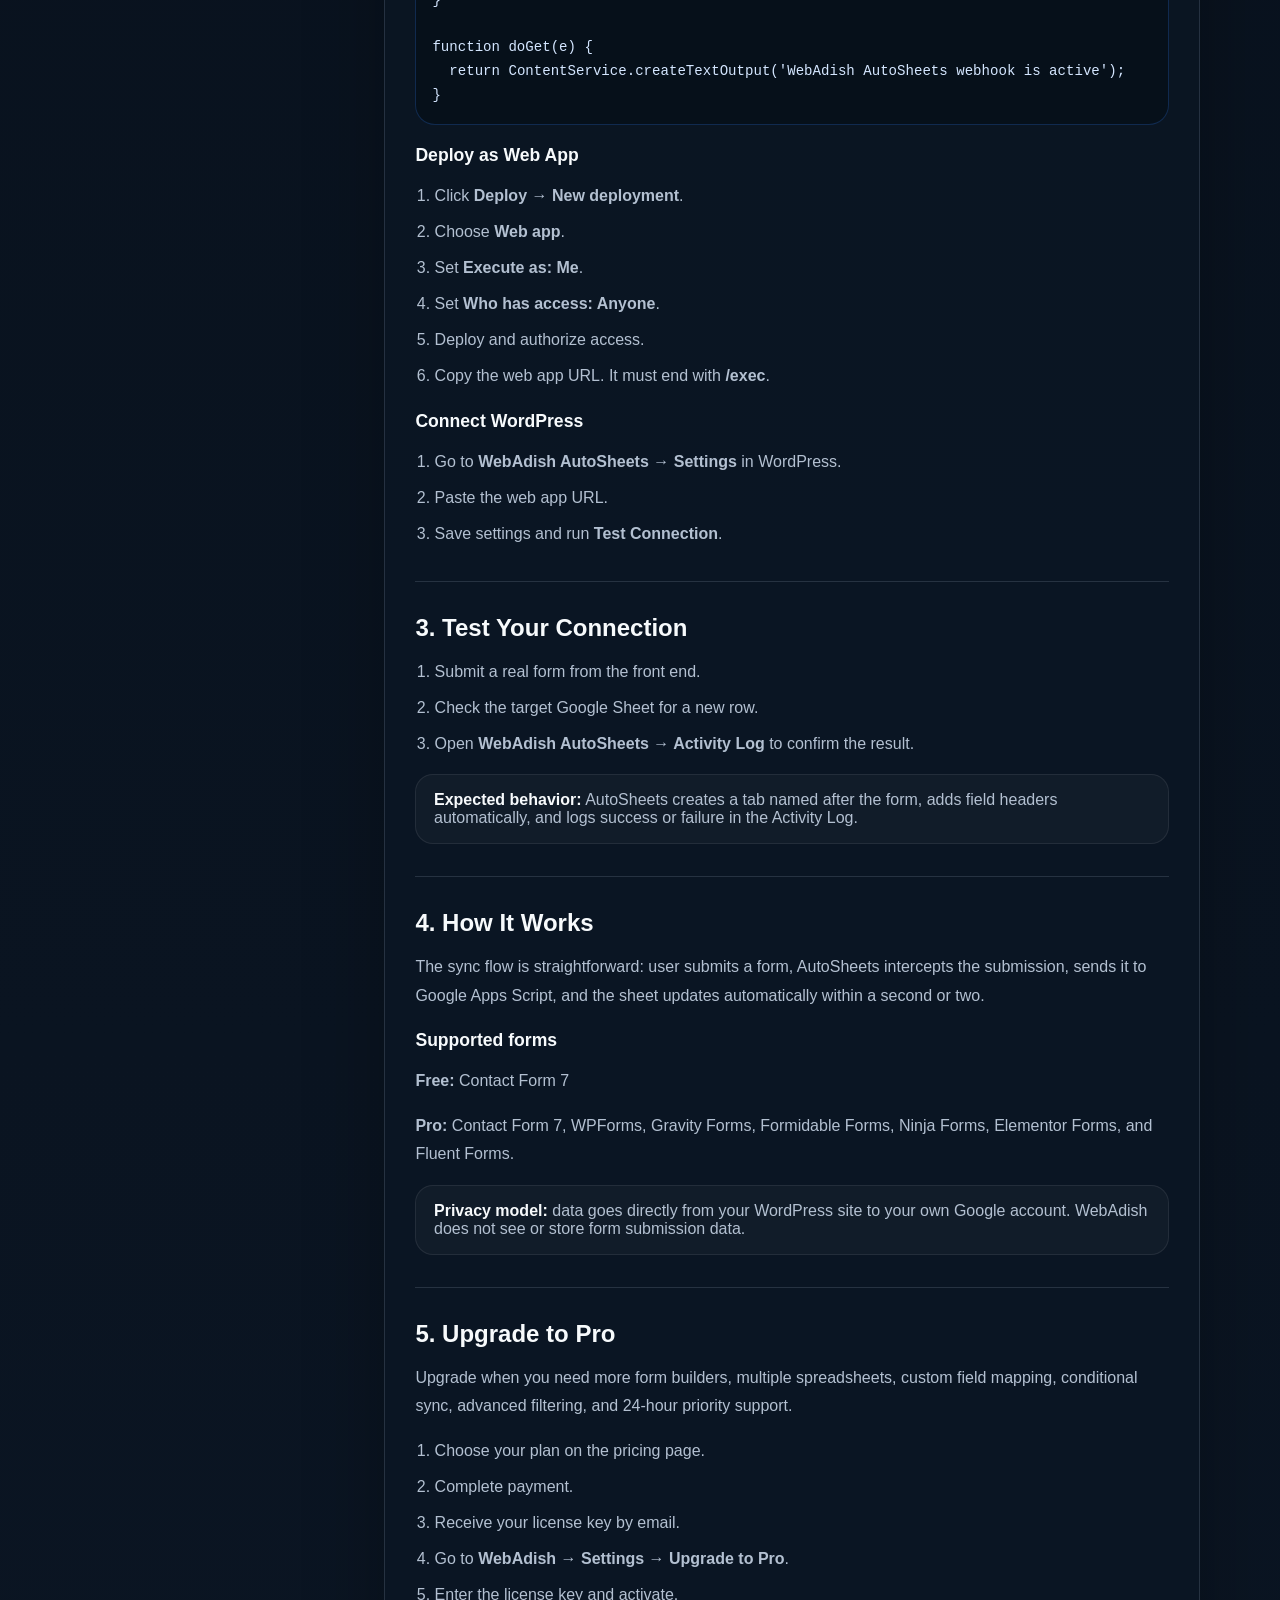
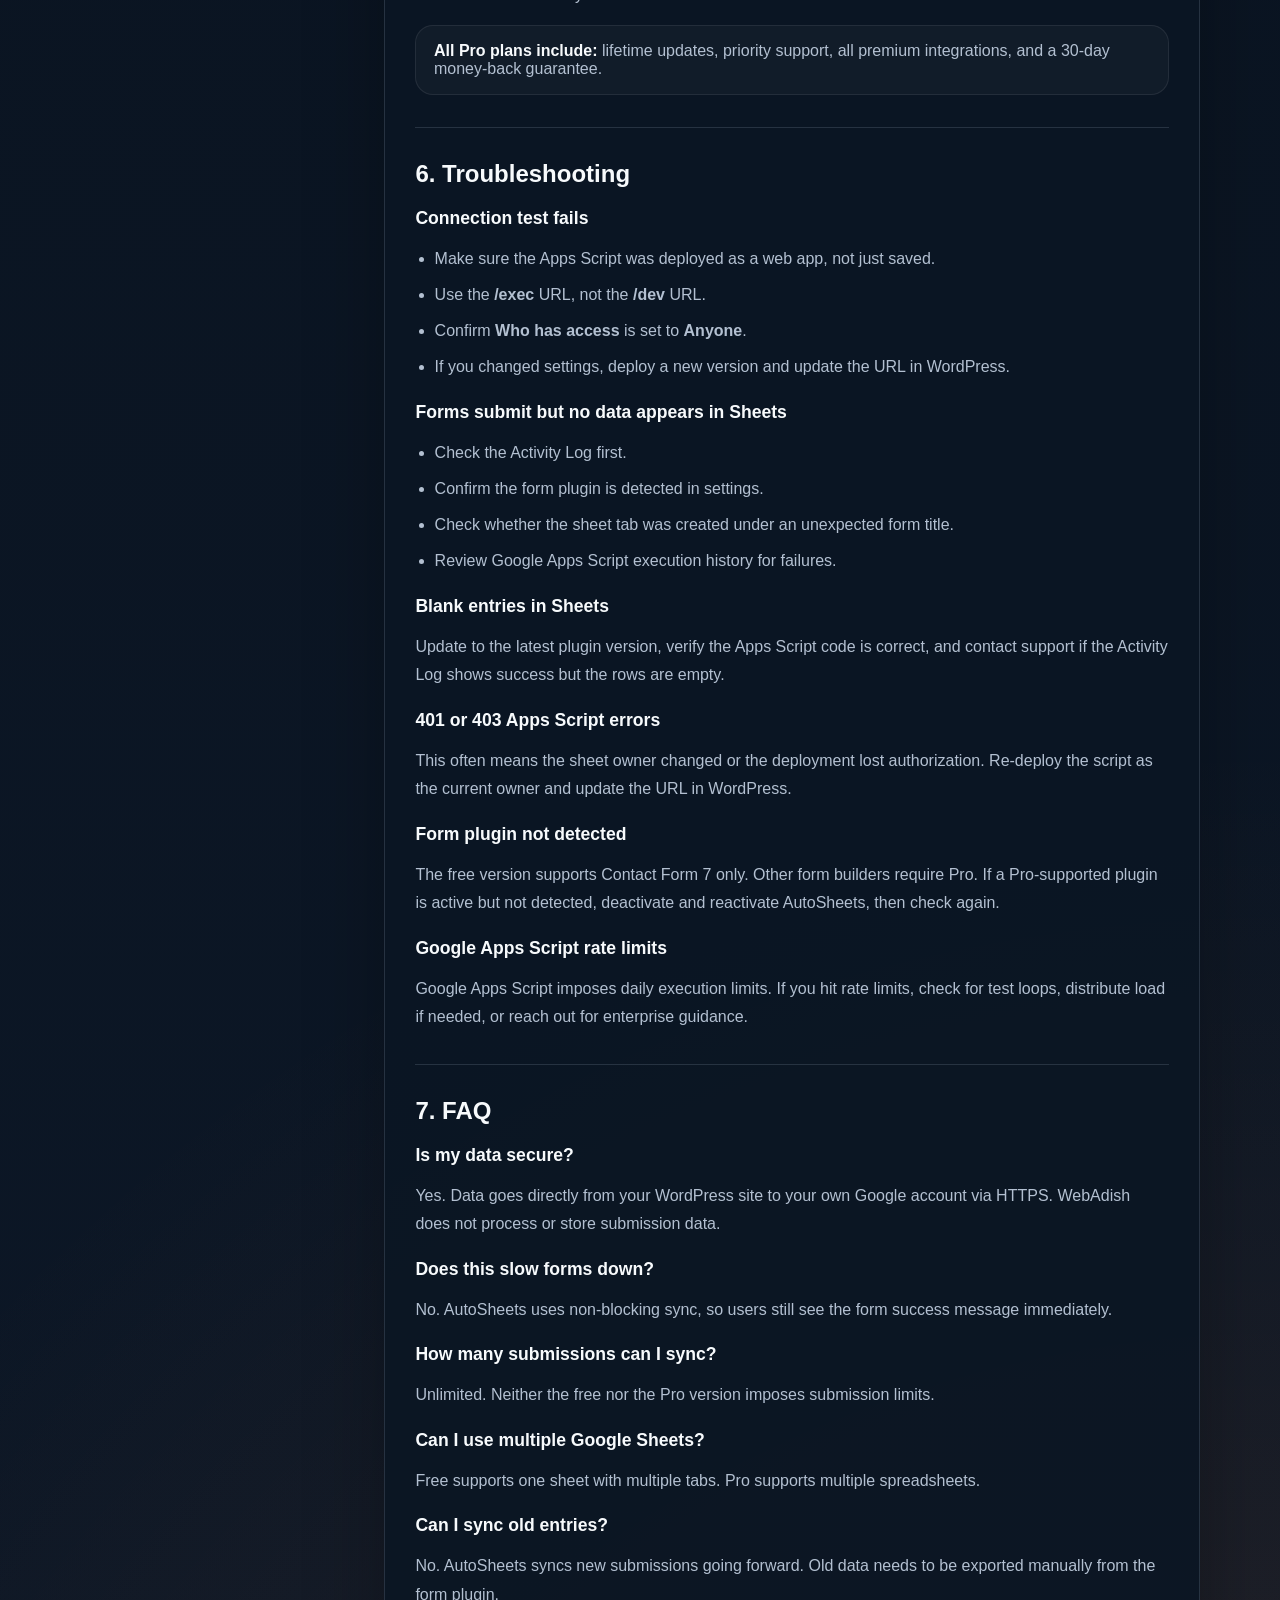
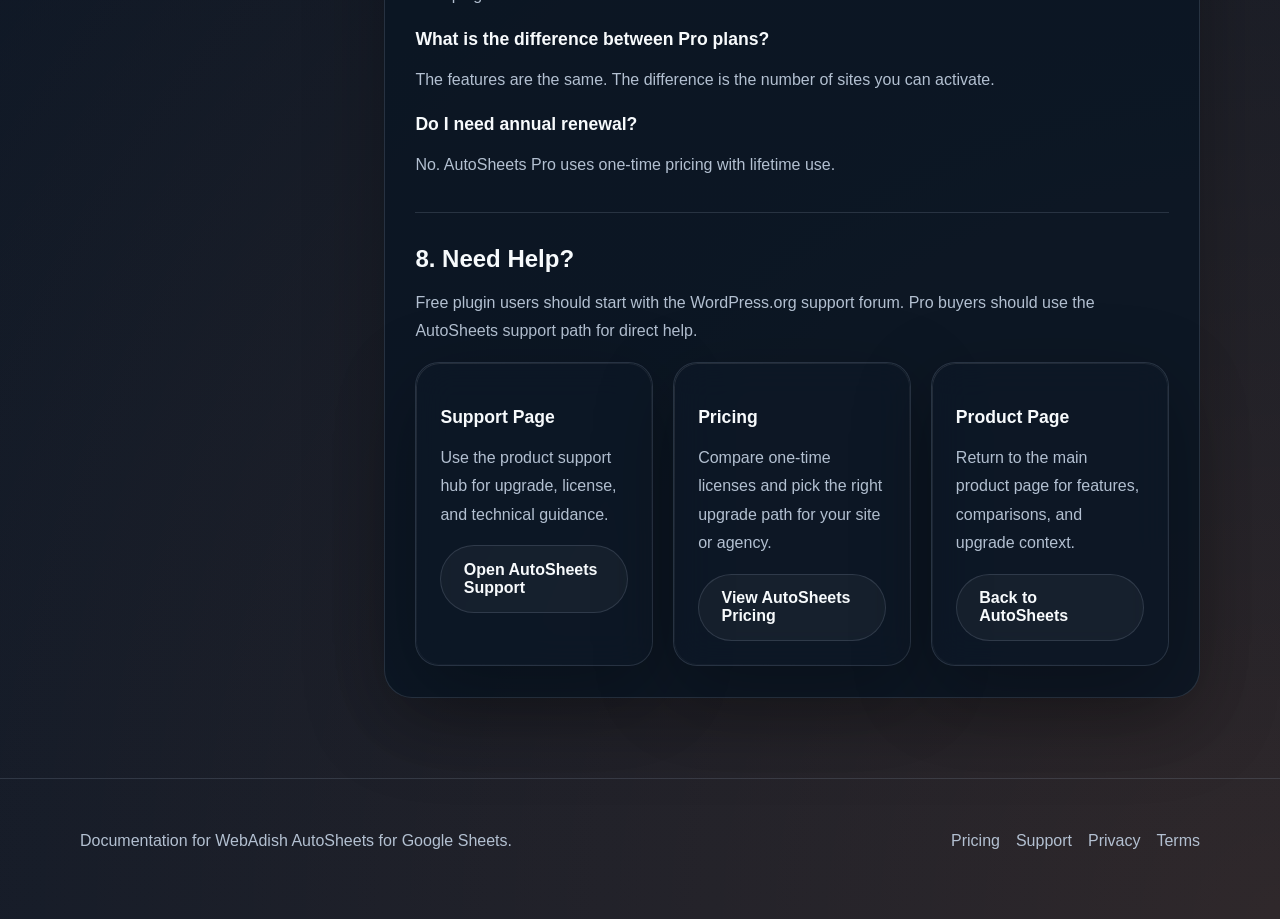
<file: products/autosheets-google-sheets/docs/index.html>
<!doctype html>
<html lang="en">
  <head>
    <meta charset="UTF-8" />
    <meta name="viewport" content="width=device-width, initial-scale=1.0" />
    <title>AutoSheets Docs | WebAdish Products</title>
    <meta name="description" content="Complete setup and troubleshooting guide for WebAdish AutoSheets for Google Sheets, including installation, Apps Script setup, testing, upgrades, and FAQ." />
    <link rel="stylesheet" href="../../../assets/styles.css" />
    <script defer src="../../../assets/site.js"></script>
  </head>
  <body data-page="docs">
    <div class="site-shell">
      <header class="site-header">
        <div class="container nav-row">
          <a class="brand" href="../../../">
            <img class="brand-mark" src="../../../assets/webadish-logo.webp" alt="WebAdish" />
            <span class="brand-label">Products</span>
          </a>
          <button class="nav-toggle" type="button" aria-label="Toggle navigation" data-nav-toggle><span></span><span></span></button>
          <nav class="site-nav" data-nav>
            <a href="../../../" data-nav-link>Home</a>
            <a href="../../../#plugins" data-nav-link>Plugins</a>
            <a href="../pricing/" data-nav-link>Pricing</a>
            <a href="./" data-nav-link>Docs</a>
            <a href="../support/" data-nav-link>Support</a>
            <a href="../" data-nav-link>AutoSheets</a>
            <a href="https://www.webadish.com" class="button ghost">Main Site</a>
          </nav>
        </div>
      </header>

      <main class="section">
        <div class="container doc-shell">
          <div class="doc-intro">
            <span class="eyebrow">Product Documentation</span>
            <h1>WebAdish AutoSheets Documentation</h1>
            <p class="lead">Complete setup and troubleshooting guide for connecting WordPress forms to Google Sheets with the free and Pro versions of AutoSheets.</p>
          </div>

          <div class="doc-grid">
            <aside class="doc-nav">
              <h2>Contents</h2>
              <a href="#installation">Installation</a>
              <a href="#google-account">Connect Google Account</a>
              <a href="#test-connection">Test Your Connection</a>
              <a href="#how-it-works">How It Works</a>
              <a href="#upgrade">Upgrade to Pro</a>
              <a href="#troubleshooting">Troubleshooting</a>
              <a href="#faq">FAQ</a>
              <a href="#support-info">Need Help?</a>
            </aside>

            <div class="doc-content">
              <section class="doc-section" id="installation">
                <h2>1. Installation</h2>
                <h3>Via WordPress.org</h3>
                <ol>
                  <li>Log into your WordPress admin.</li>
                  <li>Go to <strong>Plugins → Add New</strong>.</li>
                  <li>Search for <strong>WebAdish AutoSheets</strong>.</li>
                  <li>Click <strong>Install Now</strong>, then <strong>Activate</strong>.</li>
                </ol>
                <h3>Via ZIP upload</h3>
                <ol>
                  <li>Download the plugin ZIP file.</li>
                  <li>Go to <strong>Plugins → Add New → Upload Plugin</strong>.</li>
                  <li>Select the ZIP file and install it.</li>
                  <li>Activate the plugin.</li>
                </ol>
                <div class="callout"><strong>After activation:</strong> you should see <strong>WebAdish AutoSheets</strong> in the WordPress admin sidebar.</div>
              </section>

              <section class="doc-section" id="google-account">
                <h2>2. Connect Google Account</h2>
                <h3>Create your Google Sheet</h3>
                <ol>
                  <li>Go to <strong>sheets.google.com</strong>.</li>
                  <li>Create a blank spreadsheet.</li>
                  <li>Name it something useful, such as <strong>Contact Form Submissions</strong>.</li>
                </ol>
                <h3>Add Google Apps Script</h3>
                <ol>
                  <li>In Google Sheets, open <strong>Extensions → Apps Script</strong>.</li>
                  <li>Delete any default code.</li>
                  <li>Paste the script below exactly as provided.</li>
                </ol>
                <div class="code-block"><pre>function doPost(e) {
  try {
    if (!e || !e.postData || !e.postData.contents) {
      throw new Error('No POST data received');
    }

    var data = JSON.parse(e.postData.contents);

    if (!data.fields) {
      throw new Error('Missing fields');
    }

    var ss = SpreadsheetApp.getActiveSpreadsheet();
    var formTitle = data.form_title || 'Unknown Form';
    var sheetName = formTitle.replace(/[\\\/\?\*\[\]:]/g, '_').substring(0, 100);
    var sheet = ss.getSheetByName(sheetName);

    if (!sheet) {
      sheet = ss.insertSheet(sheetName);
      var headers = ['Timestamp', 'Form ID', 'Entry ID'];

      for (var fieldId in data.fields) {
        var field = data.fields[fieldId];
        var fieldName = field.name || 'Field ' + fieldId;
        headers.push(fieldName);
      }

      sheet.appendRow(headers);
      sheet.getRange(1, 1, 1, headers.length)
           .setFontWeight('bold')
           .setBackground('#4285f4')
           .setFontColor('#ffffff');
      sheet.setFrozenRows(1);
    }

    var headerRange = sheet.getRange(1, 1, 1, sheet.getLastColumn());
    var headers = headerRange.getValues()[0];
    var row = [];

    for (var i = 0; i &lt; headers.length; i++) {
      var header = headers[i];

      if (header === 'Timestamp') {
        row.push(new Date());
      } else if (header === 'Form ID') {
        row.push(data.form_id || '');
      } else if (header === 'Entry ID') {
        row.push(data.entry_id || '');
      } else {
        var value = '';
        for (var fieldId in data.fields) {
          var field = data.fields[fieldId];
          if (field.name === header) {
            value = field.value || '';
            break;
          }
        }
        row.push(value);
      }
    }

    sheet.appendRow(row);

    return ContentService.createTextOutput(JSON.stringify({
      success: true,
      message: 'Data saved'
    })).setMimeType(ContentService.MimeType.JSON);

  } catch(error) {
    Logger.log('ERROR: ' + error.toString());
    return ContentService.createTextOutput(JSON.stringify({
      success: false,
      error: error.toString()
    })).setMimeType(ContentService.MimeType.JSON);
  }
}

function doGet(e) {
  return ContentService.createTextOutput('WebAdish AutoSheets webhook is active');
}</pre></div>
                <h3>Deploy as Web App</h3>
                <ol>
                  <li>Click <strong>Deploy → New deployment</strong>.</li>
                  <li>Choose <strong>Web app</strong>.</li>
                  <li>Set <strong>Execute as: Me</strong>.</li>
                  <li>Set <strong>Who has access: Anyone</strong>.</li>
                  <li>Deploy and authorize access.</li>
                  <li>Copy the web app URL. It must end with <strong>/exec</strong>.</li>
                </ol>
                <h3>Connect WordPress</h3>
                <ol>
                  <li>Go to <strong>WebAdish AutoSheets → Settings</strong> in WordPress.</li>
                  <li>Paste the web app URL.</li>
                  <li>Save settings and run <strong>Test Connection</strong>.</li>
                </ol>
              </section>

              <section class="doc-section" id="test-connection">
                <h2>3. Test Your Connection</h2>
                <ol>
                  <li>Submit a real form from the front end.</li>
                  <li>Check the target Google Sheet for a new row.</li>
                  <li>Open <strong>WebAdish AutoSheets → Activity Log</strong> to confirm the result.</li>
                </ol>
                <div class="callout"><strong>Expected behavior:</strong> AutoSheets creates a tab named after the form, adds field headers automatically, and logs success or failure in the Activity Log.</div>
              </section>

              <section class="doc-section" id="how-it-works">
                <h2>4. How It Works</h2>
                <p>The sync flow is straightforward: user submits a form, AutoSheets intercepts the submission, sends it to Google Apps Script, and the sheet updates automatically within a second or two.</p>
                <h3>Supported forms</h3>
                <p><strong>Free:</strong> Contact Form 7</p>
                <p><strong>Pro:</strong> Contact Form 7, WPForms, Gravity Forms, Formidable Forms, Ninja Forms, Elementor Forms, and Fluent Forms.</p>
                <div class="callout"><strong>Privacy model:</strong> data goes directly from your WordPress site to your own Google account. WebAdish does not see or store form submission data.</div>
              </section>

              <section class="doc-section" id="upgrade">
                <h2>5. Upgrade to Pro</h2>
                <p>Upgrade when you need more form builders, multiple spreadsheets, custom field mapping, conditional sync, advanced filtering, and 24-hour priority support.</p>
                <ol>
                  <li>Choose your plan on the pricing page.</li>
                  <li>Complete payment.</li>
                  <li>Receive your license key by email.</li>
                  <li>Go to <strong>WebAdish → Settings → Upgrade to Pro</strong>.</li>
                  <li>Enter the license key and activate.</li>
                </ol>
                <div class="callout"><strong>All Pro plans include:</strong> lifetime updates, priority support, all premium integrations, and a 30-day money-back guarantee.</div>
              </section>

              <section class="doc-section" id="troubleshooting">
                <h2>6. Troubleshooting</h2>
                <h3>Connection test fails</h3>
                <ul>
                  <li>Make sure the Apps Script was deployed as a web app, not just saved.</li>
                  <li>Use the <strong>/exec</strong> URL, not the <strong>/dev</strong> URL.</li>
                  <li>Confirm <strong>Who has access</strong> is set to <strong>Anyone</strong>.</li>
                  <li>If you changed settings, deploy a new version and update the URL in WordPress.</li>
                </ul>
                <h3>Forms submit but no data appears in Sheets</h3>
                <ul>
                  <li>Check the Activity Log first.</li>
                  <li>Confirm the form plugin is detected in settings.</li>
                  <li>Check whether the sheet tab was created under an unexpected form title.</li>
                  <li>Review Google Apps Script execution history for failures.</li>
                </ul>
                <h3>Blank entries in Sheets</h3>
                <p>Update to the latest plugin version, verify the Apps Script code is correct, and contact support if the Activity Log shows success but the rows are empty.</p>
                <h3>401 or 403 Apps Script errors</h3>
                <p>This often means the sheet owner changed or the deployment lost authorization. Re-deploy the script as the current owner and update the URL in WordPress.</p>
                <h3>Form plugin not detected</h3>
                <p>The free version supports Contact Form 7 only. Other form builders require Pro. If a Pro-supported plugin is active but not detected, deactivate and reactivate AutoSheets, then check again.</p>
                <h3>Google Apps Script rate limits</h3>
                <p>Google Apps Script imposes daily execution limits. If you hit rate limits, check for test loops, distribute load if needed, or reach out for enterprise guidance.</p>
              </section>

              <section class="doc-section" id="faq">
                <h2>7. FAQ</h2>
                <h3>Is my data secure?</h3>
                <p>Yes. Data goes directly from your WordPress site to your own Google account via HTTPS. WebAdish does not process or store submission data.</p>
                <h3>Does this slow forms down?</h3>
                <p>No. AutoSheets uses non-blocking sync, so users still see the form success message immediately.</p>
                <h3>How many submissions can I sync?</h3>
                <p>Unlimited. Neither the free nor the Pro version imposes submission limits.</p>
                <h3>Can I use multiple Google Sheets?</h3>
                <p>Free supports one sheet with multiple tabs. Pro supports multiple spreadsheets.</p>
                <h3>Can I sync old entries?</h3>
                <p>No. AutoSheets syncs new submissions going forward. Old data needs to be exported manually from the form plugin.</p>
                <h3>What is the difference between Pro plans?</h3>
                <p>The features are the same. The difference is the number of sites you can activate.</p>
                <h3>Do I need annual renewal?</h3>
                <p>No. AutoSheets Pro uses one-time pricing with lifetime use.</p>
              </section>

              <section class="doc-section" id="support-info">
                <h2>8. Need Help?</h2>
                <p>Free plugin users should start with the WordPress.org support forum. Pro buyers should use the AutoSheets support path for direct help.</p>
                <div class="three-grid">
                  <article class="panel">
                    <h3>Support Page</h3>
                    <p>Use the product support hub for upgrade, license, and technical guidance.</p>
                    <a class="button secondary" href="../support/">Open AutoSheets Support</a>
                  </article>
                  <article class="panel">
                    <h3>Pricing</h3>
                    <p>Compare one-time licenses and pick the right upgrade path for your site or agency.</p>
                    <a class="button secondary" href="../pricing/">View AutoSheets Pricing</a>
                  </article>
                  <article class="panel">
                    <h3>Product Page</h3>
                    <p>Return to the main product page for features, comparisons, and upgrade context.</p>
                    <a class="button secondary" href="../">Back to AutoSheets</a>
                  </article>
                </div>
              </section>
            </div>
          </div>
        </div>
      </main>

      <footer class="site-footer">
        <div class="container footer-grid">
          <div><p class="footer-copy">Documentation for WebAdish AutoSheets for Google Sheets.</p></div>
          <div class="footer-links">
            <a href="../pricing/">Pricing</a>
            <a href="../support/">Support</a>
            <a href="../../../privacy-policy/">Privacy</a>
            <a href="../../../terms/">Terms</a>
          </div>
        </div>
      </footer>
    </div>
  </body>
</html>
</file>
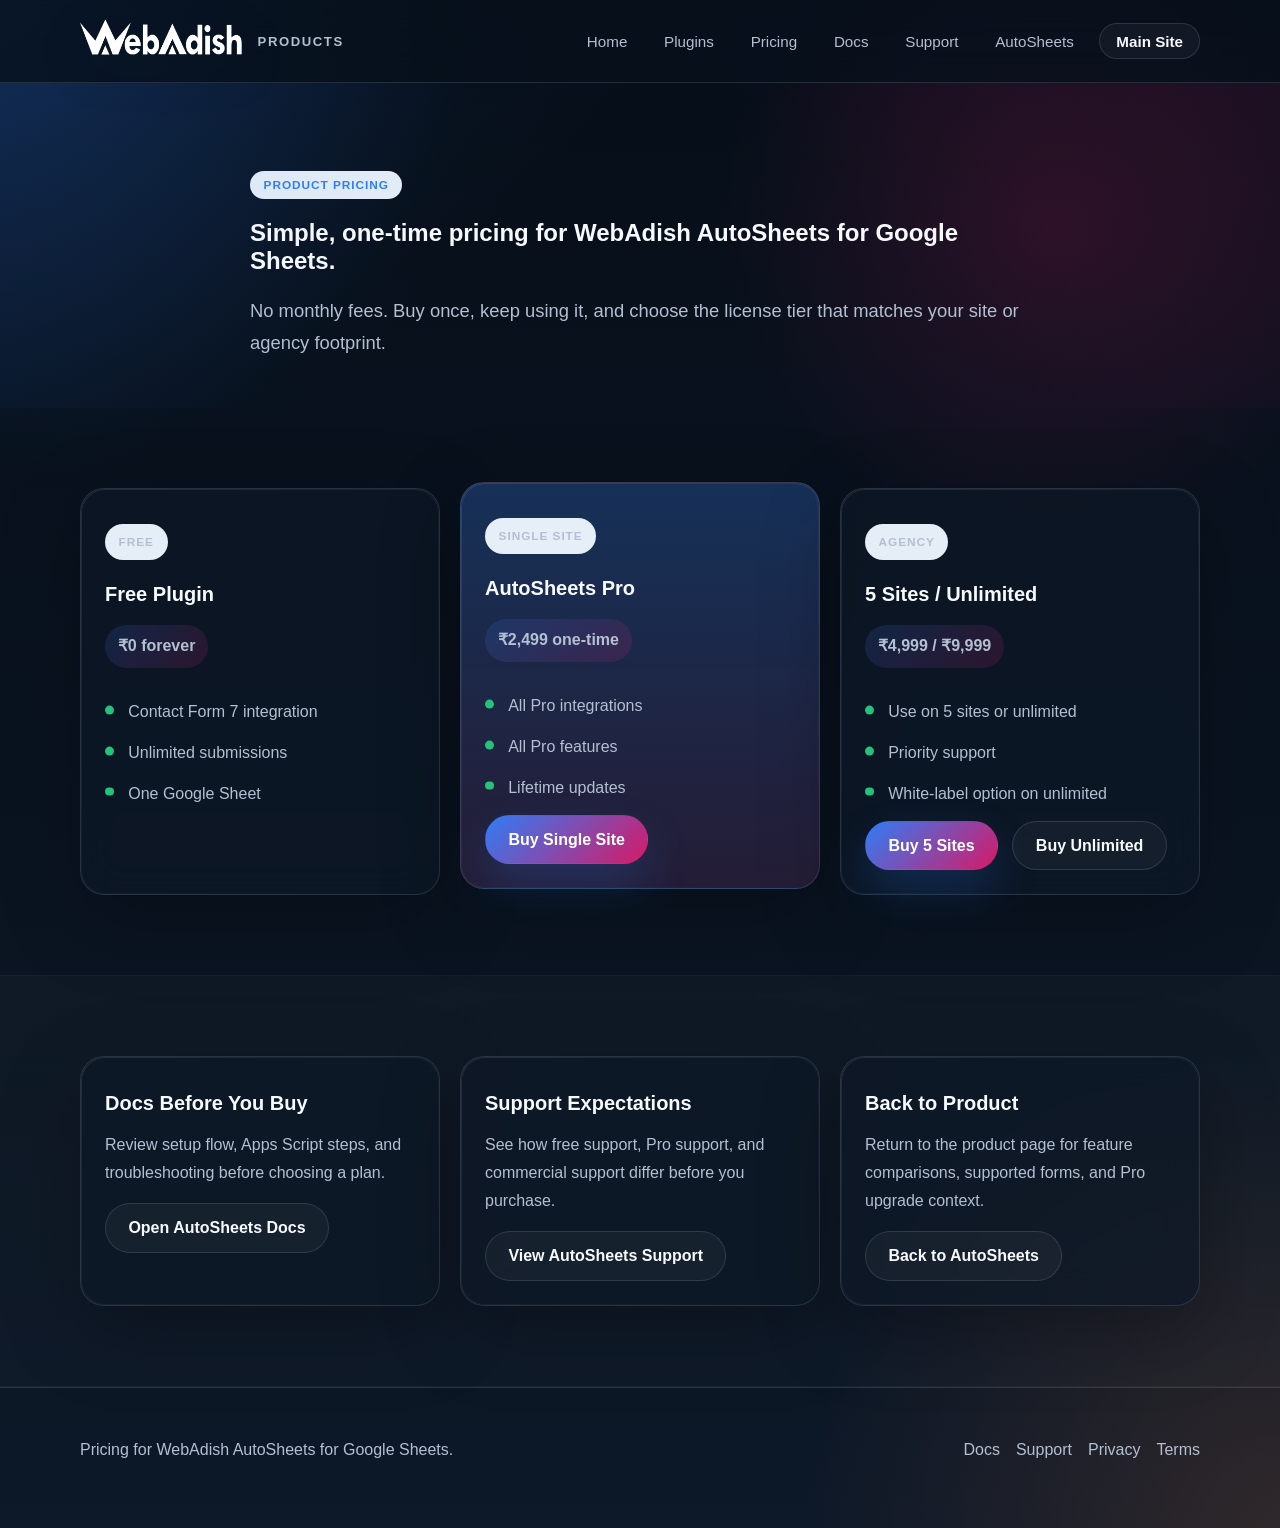
<file: products/autosheets-google-sheets/pricing/index.html>
<!doctype html>
<html lang="en">
  <head>
    <meta charset="UTF-8" />
    <meta name="viewport" content="width=device-width, initial-scale=1.0" />
    <title>AutoSheets Pricing | WebAdish Products</title>
    <meta name="description" content="One-time pricing for WebAdish AutoSheets for Google Sheets. Free Contact Form 7 version, Pro single-site, 5-site, and unlimited licenses." />
    <link rel="stylesheet" href="../../../assets/styles.css" />
    <script defer src="../../../assets/site.js"></script>
  </head>
  <body data-page="pricing">
    <div class="site-shell">
      <header class="site-header">
        <div class="container nav-row">
          <a class="brand" href="../../../">
            <img class="brand-mark" src="../../../assets/webadish-logo.webp" alt="WebAdish" />
            <span class="brand-label">Products</span>
          </a>
          <button class="nav-toggle" type="button" aria-label="Toggle navigation" data-nav-toggle><span></span><span></span></button>
          <nav class="site-nav" data-nav>
            <a href="../../../" data-nav-link>Home</a>
            <a href="../../../#plugins" data-nav-link>Plugins</a>
            <a href="./" data-nav-link>Pricing</a>
            <a href="../docs/" data-nav-link>Docs</a>
            <a href="../support/" data-nav-link>Support</a>
            <a href="../" data-nav-link>AutoSheets</a>
            <a href="https://www.webadish.com" class="button ghost">Main Site</a>
          </nav>
        </div>
      </header>

      <main>
        <section class="hero hero-simple">
          <div class="container narrow">
            <span class="eyebrow">Product Pricing</span>
            <h1>Simple, one-time pricing for WebAdish AutoSheets for Google Sheets.</h1>
            <p class="lead">No monthly fees. Buy once, keep using it, and choose the license tier that matches your site or agency footprint.</p>
          </div>
        </section>

        <section class="section">
          <div class="container">
            <div class="card-grid">
              <article class="product-card">
                <p class="card-tag">Free</p>
                <h3>Free Plugin</h3>
                <p class="price-pill">₹0 forever</p>
                <ul class="mini-list">
                  <li>Contact Form 7 integration</li>
                  <li>Unlimited submissions</li>
                  <li>One Google Sheet</li>
                </ul>
              </article>
              <article class="product-card featured">
                <p class="card-tag">Single Site</p>
                <h3>AutoSheets Pro</h3>
                <p class="price-pill">₹2,499 one-time</p>
                <ul class="mini-list">
                  <li>All Pro integrations</li>
                  <li>All Pro features</li>
                  <li>Lifetime updates</li>
                </ul>
                <div class="card-actions">
                  <a class="button primary" href="../checkout/?plan=single-site">Buy Single Site</a>
                </div>
              </article>
              <article class="product-card">
                <p class="card-tag">Agency</p>
                <h3>5 Sites / Unlimited</h3>
                <p class="price-pill">₹4,999 / ₹9,999</p>
                <ul class="mini-list">
                  <li>Use on 5 sites or unlimited</li>
                  <li>Priority support</li>
                  <li>White-label option on unlimited</li>
                </ul>
                <div class="card-actions">
                  <a class="button primary" href="../checkout/?plan=five-sites">Buy 5 Sites</a>
                  <a class="button secondary" href="../checkout/?plan=unlimited">Buy Unlimited</a>
                </div>
              </article>
            </div>
          </div>
        </section>

        <section class="section section-alt">
          <div class="container three-grid">
            <article class="panel">
              <h3>Docs Before You Buy</h3>
              <p>Review setup flow, Apps Script steps, and troubleshooting before choosing a plan.</p>
              <a class="button secondary" href="../docs/">Open AutoSheets Docs</a>
            </article>
            <article class="panel">
              <h3>Support Expectations</h3>
              <p>See how free support, Pro support, and commercial support differ before you purchase.</p>
              <a class="button secondary" href="../support/">View AutoSheets Support</a>
            </article>
            <article class="panel">
              <h3>Back to Product</h3>
              <p>Return to the product page for feature comparisons, supported forms, and Pro upgrade context.</p>
              <a class="button secondary" href="../">Back to AutoSheets</a>
            </article>
          </div>
        </section>
      </main>

      <footer class="site-footer">
        <div class="container footer-grid">
          <div><p class="footer-copy">Pricing for WebAdish AutoSheets for Google Sheets.</p></div>
          <div class="footer-links">
            <a href="../docs/">Docs</a>
            <a href="../support/">Support</a>
            <a href="../../../privacy-policy/">Privacy</a>
            <a href="../../../terms/">Terms</a>
          </div>
        </div>
      </footer>
    </div>
  </body>
</html>
</file>
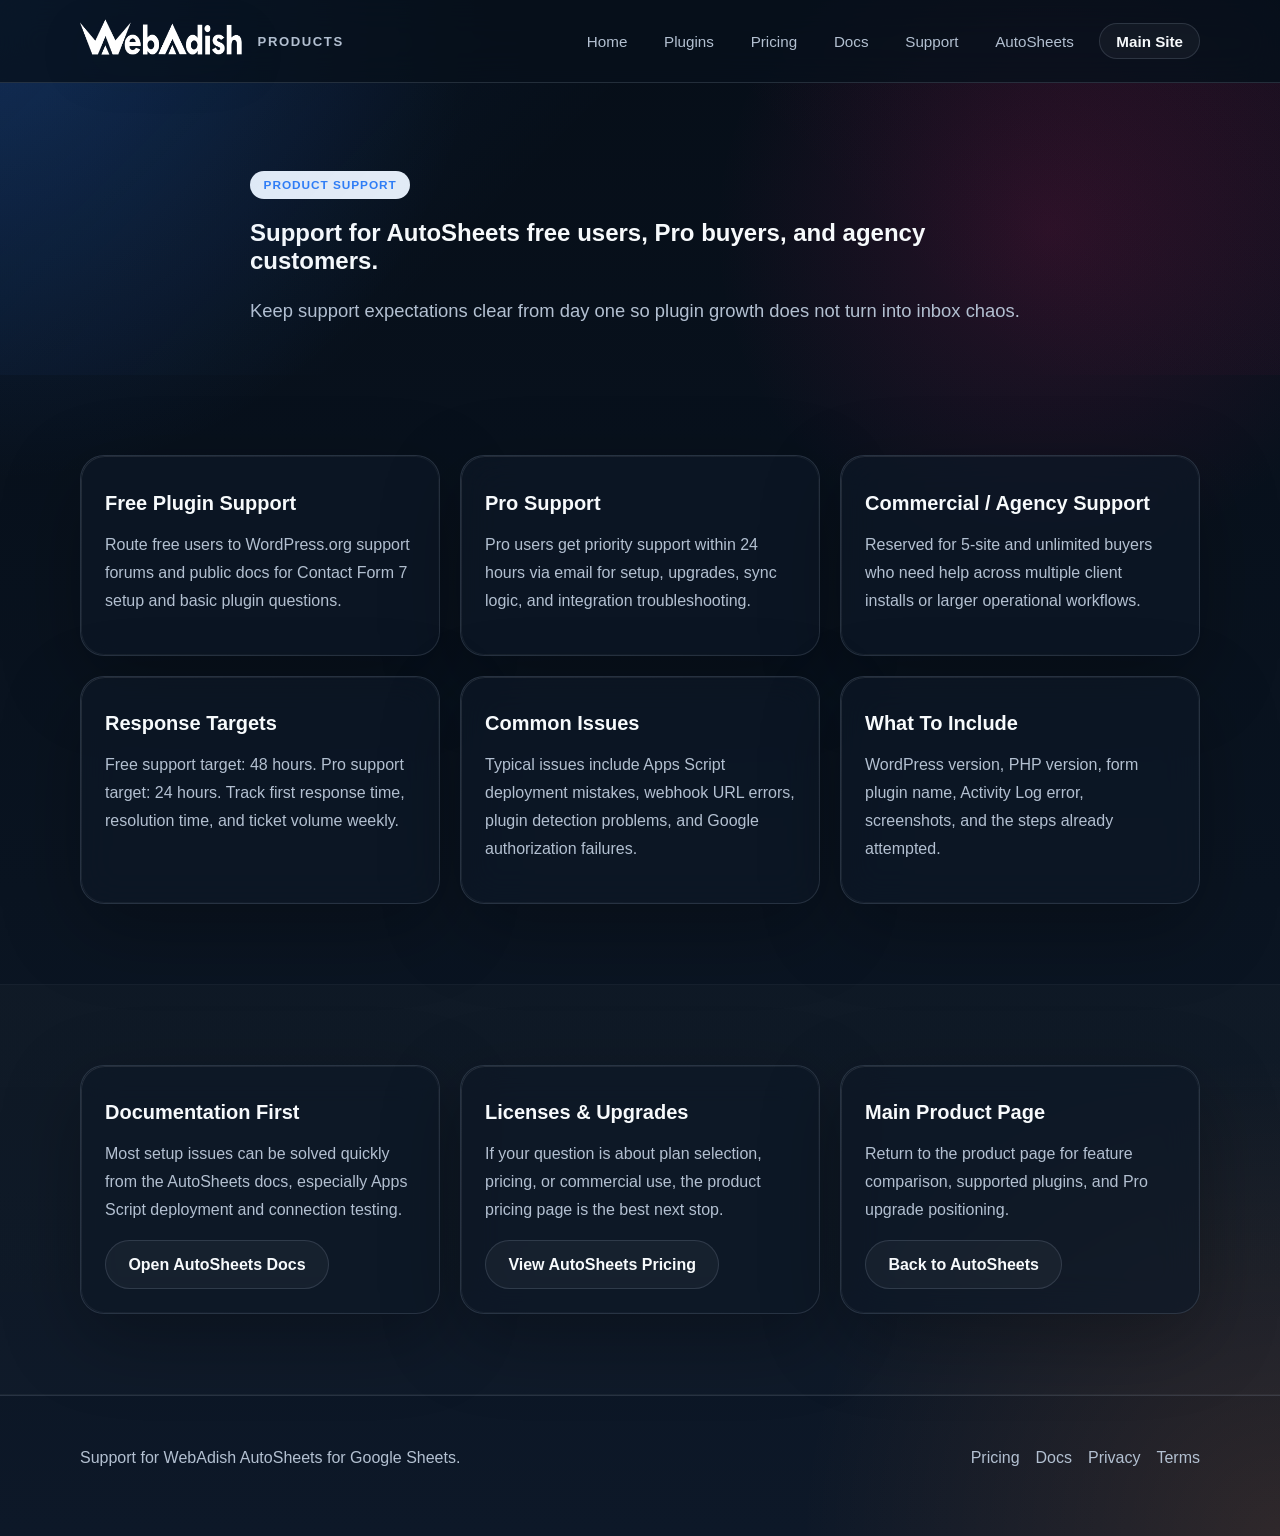
<file: products/autosheets-google-sheets/support/index.html>
<!doctype html>
<html lang="en">
  <head>
    <meta charset="UTF-8" />
    <meta name="viewport" content="width=device-width, initial-scale=1.0" />
    <title>AutoSheets Support | WebAdish Products</title>
    <meta name="description" content="Support hub for WebAdish AutoSheets including free plugin support, Pro support, common issue handling, and buyer help paths." />
    <link rel="stylesheet" href="../../../assets/styles.css" />
    <script defer src="../../../assets/site.js"></script>
  </head>
  <body data-page="support">
    <div class="site-shell">
      <header class="site-header">
        <div class="container nav-row">
          <a class="brand" href="../../../">
            <img class="brand-mark" src="../../../assets/webadish-logo.webp" alt="WebAdish" />
            <span class="brand-label">Products</span>
          </a>
          <button class="nav-toggle" type="button" aria-label="Toggle navigation" data-nav-toggle><span></span><span></span></button>
          <nav class="site-nav" data-nav>
            <a href="../../../" data-nav-link>Home</a>
            <a href="../../../#plugins" data-nav-link>Plugins</a>
            <a href="../pricing/" data-nav-link>Pricing</a>
            <a href="../docs/" data-nav-link>Docs</a>
            <a href="./" data-nav-link>Support</a>
            <a href="../" data-nav-link>AutoSheets</a>
            <a href="https://www.webadish.com" class="button ghost">Main Site</a>
          </nav>
        </div>
      </header>

      <main>
        <section class="hero hero-simple">
          <div class="container narrow">
            <span class="eyebrow">Product Support</span>
            <h1>Support for AutoSheets free users, Pro buyers, and agency customers.</h1>
            <p class="lead">Keep support expectations clear from day one so plugin growth does not turn into inbox chaos.</p>
          </div>
        </section>

        <section class="section">
          <div class="container card-grid">
            <article class="panel">
              <h3>Free Plugin Support</h3>
              <p>Route free users to WordPress.org support forums and public docs for Contact Form 7 setup and basic plugin questions.</p>
            </article>
            <article class="panel">
              <h3>Pro Support</h3>
              <p>Pro users get priority support within 24 hours via email for setup, upgrades, sync logic, and integration troubleshooting.</p>
            </article>
            <article class="panel">
              <h3>Commercial / Agency Support</h3>
              <p>Reserved for 5-site and unlimited buyers who need help across multiple client installs or larger operational workflows.</p>
            </article>
            <article class="panel">
              <h3>Response Targets</h3>
              <p>Free support target: 48 hours. Pro support target: 24 hours. Track first response time, resolution time, and ticket volume weekly.</p>
            </article>
            <article class="panel">
              <h3>Common Issues</h3>
              <p>Typical issues include Apps Script deployment mistakes, webhook URL errors, plugin detection problems, and Google authorization failures.</p>
            </article>
            <article class="panel">
              <h3>What To Include</h3>
              <p>WordPress version, PHP version, form plugin name, Activity Log error, screenshots, and the steps already attempted.</p>
            </article>
          </div>
        </section>

        <section class="section section-alt">
          <div class="container three-grid">
            <article class="panel">
              <h3>Documentation First</h3>
              <p>Most setup issues can be solved quickly from the AutoSheets docs, especially Apps Script deployment and connection testing.</p>
              <a class="button secondary" href="../docs/">Open AutoSheets Docs</a>
            </article>
            <article class="panel">
              <h3>Licenses & Upgrades</h3>
              <p>If your question is about plan selection, pricing, or commercial use, the product pricing page is the best next stop.</p>
              <a class="button secondary" href="../pricing/">View AutoSheets Pricing</a>
            </article>
            <article class="panel">
              <h3>Main Product Page</h3>
              <p>Return to the product page for feature comparison, supported plugins, and Pro upgrade positioning.</p>
              <a class="button secondary" href="../">Back to AutoSheets</a>
            </article>
          </div>
        </section>
      </main>

      <footer class="site-footer">
        <div class="container footer-grid">
          <div><p class="footer-copy">Support for WebAdish AutoSheets for Google Sheets.</p></div>
          <div class="footer-links">
            <a href="../pricing/">Pricing</a>
            <a href="../docs/">Docs</a>
            <a href="../../../privacy-policy/">Privacy</a>
            <a href="../../../terms/">Terms</a>
          </div>
        </div>
      </footer>
    </div>
  </body>
</html>
</file>
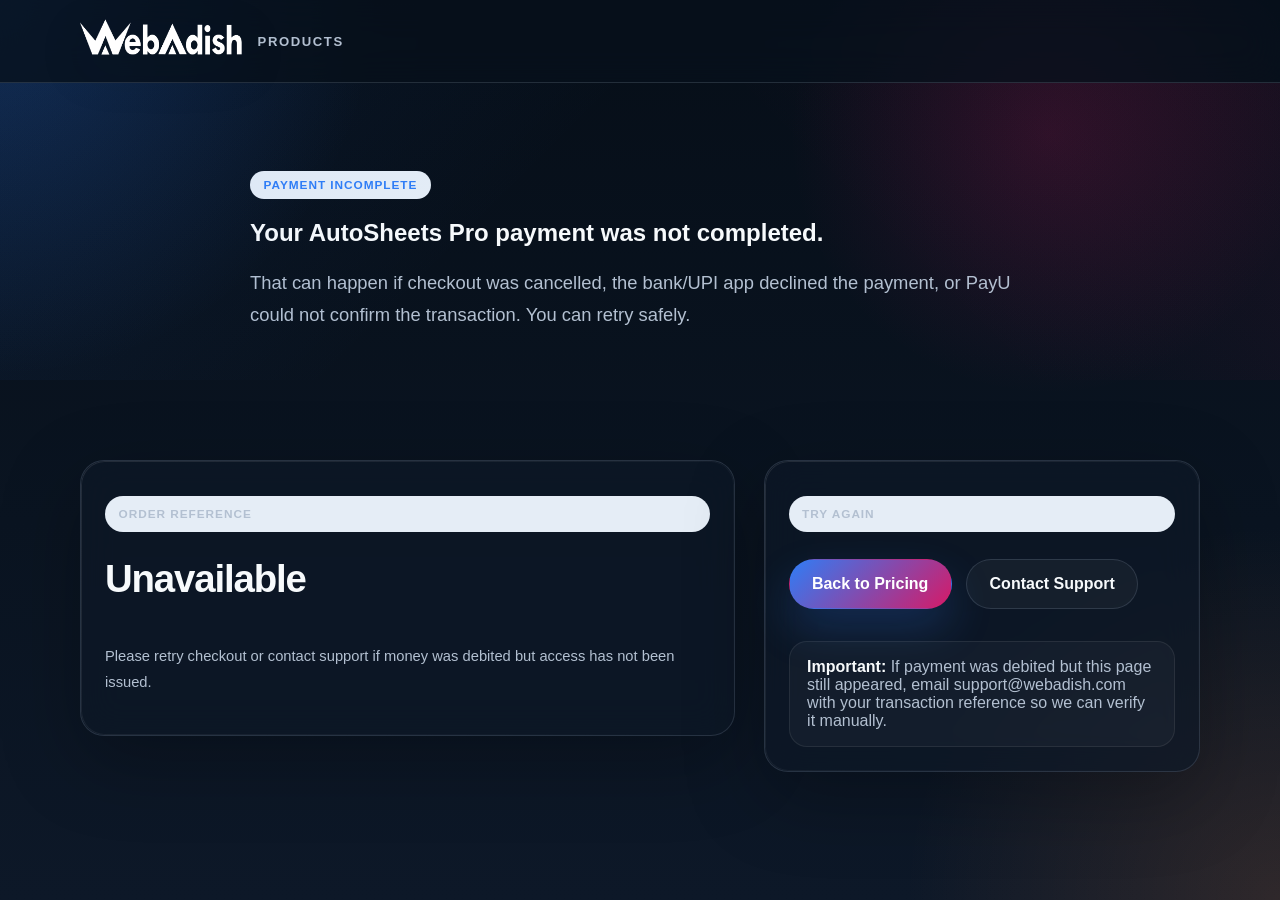
<file: products/autosheets-google-sheets/checkout/failed/index.html>
<!doctype html>
<html lang="en">
  <head>
    <meta charset="UTF-8" />
    <meta name="viewport" content="width=device-width, initial-scale=1.0" />
    <title>Payment Not Completed | AutoSheets Pro</title>
    <meta name="description" content="Your AutoSheets Pro payment was not completed. Retry checkout or contact support." />
    <link rel="stylesheet" href="../../../../assets/styles.css" />
    <script defer src="../../../../assets/site.js"></script>
  </head>
  <body data-page="autosheets-checkout-failed">
    <div class="site-shell">
      <header class="site-header">
        <div class="container nav-row">
          <a class="brand" href="../../../../">
            <img class="brand-mark" src="../../../../assets/webadish-logo.webp" alt="WebAdish" />
            <span class="brand-label">Products</span>
          </a>
        </div>
      </header>

      <main>
        <section class="hero hero-simple">
          <div class="container narrow">
            <span class="eyebrow">Payment Incomplete</span>
            <h1>Your AutoSheets Pro payment was not completed.</h1>
            <p class="lead">That can happen if checkout was cancelled, the bank/UPI app declined the payment, or PayU could not confirm the transaction. You can retry safely.</p>
          </div>
        </section>

        <section class="section">
          <div class="container split-layout">
            <article class="panel stack">
              <p class="panel-label">Order Reference</p>
              <h2 data-order-ref>Unavailable</h2>
              <p class="small-note" data-failure-status>Please retry checkout or contact support if money was debited but access has not been issued.</p>
            </article>

            <article class="panel stack">
              <p class="panel-label">Try Again</p>
              <div class="card-actions">
                <a class="button primary" href="../../pricing/">Back to Pricing</a>
                <a class="button secondary" href="../../support/">Contact Support</a>
              </div>
              <div class="callout">
                <strong>Important:</strong> If payment was debited but this page still appeared, email support@webadish.com with your transaction reference so we can verify it manually.
              </div>
            </article>
          </div>
        </section>
      </main>
    </div>
  </body>
</html>
</file>
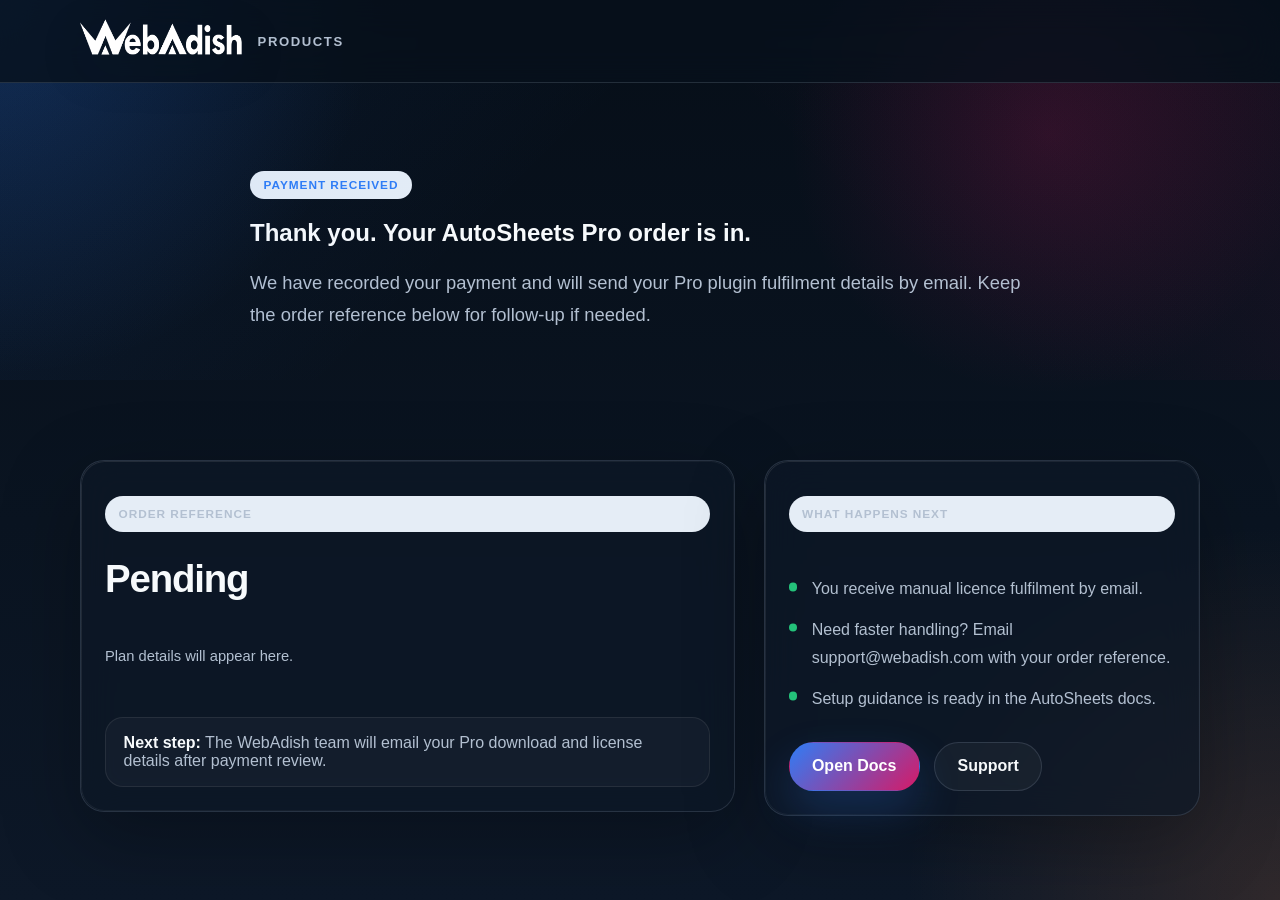
<file: products/autosheets-google-sheets/checkout/success/index.html>
<!doctype html>
<html lang="en">
  <head>
    <meta charset="UTF-8" />
    <meta name="viewport" content="width=device-width, initial-scale=1.0" />
    <title>Payment Received | AutoSheets Pro</title>
    <meta name="description" content="Your AutoSheets Pro payment was received. Next steps for license fulfilment and support." />
    <link rel="stylesheet" href="../../../../assets/styles.css" />
    <script defer src="../../../../assets/site.js"></script>
  </head>
  <body data-page="autosheets-checkout-success">
    <div class="site-shell">
      <header class="site-header">
        <div class="container nav-row">
          <a class="brand" href="../../../../">
            <img class="brand-mark" src="../../../../assets/webadish-logo.webp" alt="WebAdish" />
            <span class="brand-label">Products</span>
          </a>
        </div>
      </header>

      <main>
        <section class="hero hero-simple">
          <div class="container narrow">
            <span class="eyebrow">Payment Received</span>
            <h1>Thank you. Your AutoSheets Pro order is in.</h1>
            <p class="lead">We have recorded your payment and will send your Pro plugin fulfilment details by email. Keep the order reference below for follow-up if needed.</p>
          </div>
        </section>

        <section class="section">
          <div class="container split-layout">
            <article class="panel stack">
              <p class="panel-label">Order Reference</p>
              <h2 data-order-ref>Pending</h2>
              <p class="small-note" data-plan-label>Plan details will appear here.</p>
              <div class="callout">
                <strong>Next step:</strong> The WebAdish team will email your Pro download and license details after payment review.
              </div>
            </article>

            <article class="panel stack">
              <p class="panel-label">What Happens Next</p>
              <ul class="mini-list">
                <li>You receive manual licence fulfilment by email.</li>
                <li>Need faster handling? Email support@webadish.com with your order reference.</li>
                <li>Setup guidance is ready in the AutoSheets docs.</li>
              </ul>
              <div class="card-actions">
                <a class="button primary" href="../../docs/">Open Docs</a>
                <a class="button secondary" href="../../support/">Support</a>
              </div>
            </article>
          </div>
        </section>
      </main>
    </div>
  </body>
</html>
</file>
<file: assets/styles.css>
:root {
  --bg: #08111c;
  --bg-soft: #0d1826;
  --surface: rgba(11, 22, 36, 0.88);
  --surface-strong: #101d30;
  --surface-glass: rgba(14, 24, 39, 0.68);
  --text: #f7fafc;
  --muted: #b3c0d1;
  --muted-strong: #8fa2b8;
  --line: rgba(148, 163, 184, 0.2);
  --primary: #2f7df6;
  --primary-strong: #1d5fd1;
  --primary-soft: rgba(47, 125, 246, 0.18);
  --accent: #ff8a3d;
  --accent-soft: rgba(255, 138, 61, 0.16);
  --pink: #d61a67;
  --ok: #24c27a;
  --shadow: 0 24px 80px rgba(0, 0, 0, 0.28);
  --radius: 24px;
}

* {
  box-sizing: border-box;
}

html {
  scroll-behavior: smooth;
}

body {
  margin: 0;
  font-family: "Segoe UI", "Helvetica Neue", Arial, sans-serif;
  background:
    radial-gradient(
      circle at top left,
      rgba(47, 125, 246, 0.22),
      transparent 24%
    ),
    radial-gradient(
      circle at 82% 15%,
      rgba(214, 26, 103, 0.16),
      transparent 20%
    ),
    radial-gradient(
      circle at bottom right,
      rgba(255, 138, 61, 0.14),
      transparent 24%
    ),
    linear-gradient(180deg, #060e18 0%, #0a1421 58%, #0d1828 100%);
  color: var(--text);
  min-height: 100vh;
}

a {
  color: inherit;
  text-decoration: none;
}

img {
  max-width: 100%;
  display: block;
}

.site-shell {
  min-height: 100vh;
  overflow: hidden;
}

.container {
  width: min(1120px, calc(100% - 2rem));
  margin: 0 auto;
}

.narrow {
  width: min(780px, 100%);
}

.site-header {
  position: sticky;
  top: 0;
  z-index: 20;
  backdrop-filter: blur(18px);
  background: rgba(8, 17, 28, 0.72);
  border-bottom: 1px solid var(--line);
}

.nav-row {
  display: flex;
  align-items: center;
  justify-content: space-between;
  gap: 1rem;
  min-height: 82px;
}

.brand {
  display: inline-flex;
  align-items: center;
  gap: 0.85rem;
}

.brand-mark {
  width: 164px;
  height: auto;
  max-width: 42vw;
  object-fit: contain;
  filter: brightness(0) invert(1) drop-shadow(0 12px 24px rgba(8, 17, 28, 0.18));
}

.brand-label {
  color: var(--muted);
  font-size: 0.82rem;
  font-weight: 700;
  letter-spacing: 0.12em;
  text-transform: uppercase;
}

.brand.footer-brand .brand-mark {
  width: 148px;
}

@media (max-width: 680px) {
  .brand {
    gap: 0.65rem;
  }

  .brand-mark {
    width: 132px;
  }

  .brand.footer-brand .brand-mark {
    width: 118px;
  }
}

.site-nav {
  display: flex;
  align-items: center;
  gap: 0.9rem;
}

.site-nav a {
  color: var(--muted);
  font-size: 0.95rem;
  padding: 0.55rem 0.7rem;
  border-radius: 999px;
  transition: 180ms ease;
}

.site-nav a:hover,
.site-nav a.is-active {
  color: var(--text);
  background: rgba(255, 255, 255, 0.06);
}

.nav-toggle {
  display: none;
  border: 0;
  background: transparent;
  width: 46px;
  height: 46px;
  padding: 0;
}

.nav-toggle span {
  display: block;
  width: 24px;
  height: 2px;
  margin: 6px auto;
  background: white;
}

.button {
  display: inline-flex;
  align-items: center;
  justify-content: center;
  gap: 0.5rem;
  border-radius: 999px;
  padding: 0.92rem 1.4rem;
  font-weight: 700;
  transition: 180ms ease;
  border: 1px solid transparent;
}

.button.primary {
  background: linear-gradient(135deg, var(--primary), var(--pink));
  color: white;
  box-shadow: 0 20px 44px rgba(47, 125, 246, 0.22);
}

.button.primary:hover {
  transform: translateY(-1px);
}

.button.secondary,
.button.ghost {
  background: rgba(255, 255, 255, 0.04);
  border-color: var(--line);
  color: var(--text);
}

.hero {
  position: relative;
  padding: 5.5rem 0 3.4rem;
}

.hero::before {
  content: "";
  position: absolute;
  inset: 0 0 auto;
  height: 100%;
  background:
    linear-gradient(135deg, rgba(47, 125, 246, 0.08), transparent 40%),
    linear-gradient(225deg, rgba(214, 26, 103, 0.08), transparent 35%);
  pointer-events: none;
}

.hero-grid {
  display: grid;
  grid-template-columns: minmax(0, 1.3fr) minmax(300px, 0.9fr);
  gap: 2rem;
  align-items: center;
}

.hero-copy h1 {
  font-size: clamp(2.5rem, 4vw, 4.7rem);
  line-height: 0.98;
  margin: 0 0 1.2rem;
  letter-spacing: -0.04em;
}

.hero-copy {
  position: relative;
  z-index: 1;
}

.lead {
  color: var(--muted);
  font-size: 1.15rem;
  line-height: 1.75;
  margin: 0 0 1.5rem;
}

.eyebrow,
.panel-label,
.card-tag {
  display: inline-flex;
  align-items: center;
  border-radius: 999px;
  background: rgba(239, 246, 255, 0.96);
  color: var(--primary);
  padding: 0.45rem 0.85rem;
  font-size: 0.74rem;
  font-weight: 800;
  letter-spacing: 0.08em;
  text-transform: uppercase;
}

.hero-actions,
.card-actions,
.cta-actions {
  display: flex;
  flex-wrap: wrap;
  gap: 0.9rem;
}

.hero-metrics {
  display: grid;
  grid-template-columns: repeat(3, minmax(0, 1fr));
  gap: 0.9rem;
  margin-top: 1.8rem;
}

.hero-metrics div,
.panel,
.product-card,
.status-card,
.cta-panel {
  background: var(--surface-glass);
  border: 1px solid var(--line);
  box-shadow: var(--shadow);
  backdrop-filter: blur(18px);
}

.hero-metrics div {
  border-radius: 18px;
  padding: 1rem;
}

.hero-metrics strong {
  display: block;
  font-size: 1.45rem;
  margin-bottom: 0.3rem;
}

.hero-metrics span {
  color: var(--muted);
  font-size: 0.9rem;
  line-height: 1.45;
}

.status-card,
.panel,
.product-card {
  border-radius: var(--radius);
  padding: 1.5rem;
}

.hero-product .hero-copy h1 {
  max-width: 12ch;
}

.hero-product .hero-grid {
  align-items: stretch;
}

.hero-product .status-card {
  min-height: 100%;
  background:
    linear-gradient(180deg, rgba(47, 125, 246, 0.12), rgba(255, 138, 61, 0.06)),
    var(--surface-glass);
}

.status-card h2,
.section-heading h2,
.cta-panel h2,
.split-layout h2 {
  margin: 0 0 0.8rem;
  font-size: clamp(1.9rem, 3vw, 3rem);
  line-height: 1.05;
  letter-spacing: -0.03em;
}

.section {
  padding: 5rem 0;
}

.section-alt {
  background: linear-gradient(
    180deg,
    rgba(255, 255, 255, 0.02),
    rgba(255, 255, 255, 0.01)
  );
  border-top: 1px solid rgba(255, 255, 255, 0.04);
  border-bottom: 1px solid rgba(255, 255, 255, 0.04);
}

.section-heading {
  max-width: 760px;
  margin-bottom: 2rem;
}

.section-heading p,
.panel p,
.product-card p,
.split-layout p,
.footer-copy,
.legal-copy p,
.small-note,
.mini-list {
  color: var(--muted);
  line-height: 1.75;
}

.three-grid,
.card-grid,
.trust-grid {
  display: grid;
  grid-template-columns: repeat(3, minmax(0, 1fr));
  gap: 1.25rem;
}

.product-card.featured {
  background:
    linear-gradient(180deg, rgba(47, 125, 246, 0.2), rgba(214, 26, 103, 0.1)),
    var(--surface-strong);
  transform: translateY(-6px);
}

.product-card h3,
.panel h3 {
  margin: 0.7rem 0 0.5rem;
  font-size: 1.25rem;
}

.split-layout {
  display: grid;
  grid-template-columns: minmax(0, 1.2fr) minmax(320px, 0.8fr);
  gap: 1.8rem;
  align-items: start;
}

.stack {
  display: grid;
  gap: 1rem;
}

.big-stat {
  display: block;
  font-size: 1.5rem;
  margin-bottom: 0.35rem;
}

.feature-list {
  display: grid;
  gap: 1rem;
  margin-top: 1.4rem;
}

.flow-list {
  margin: 1rem 0 0;
  padding-left: 1.25rem;
  color: var(--muted);
  line-height: 1.8;
}

.check-list,
.mini-list {
  margin: 1rem 0 0;
  padding: 0;
  list-style: none;
}

.check-list li,
.mini-list li {
  position: relative;
  padding-left: 1.45rem;
  margin-bottom: 0.8rem;
}

.check-list li::before,
.mini-list li::before {
  content: "";
  position: absolute;
  left: 0;
  top: 0.72rem;
  width: 0.55rem;
  height: 0.55rem;
  border-radius: 999px;
  background: var(--ok);
  transform: translateY(-50%);
}

.comparison-table {
  display: grid;
  border-radius: 24px;
  overflow: hidden;
  border: 1px solid var(--line);
  box-shadow: var(--shadow);
  background: var(--surface-glass);
}

.table-row {
  display: grid;
  grid-template-columns: 2fr 1fr 1fr;
  gap: 1rem;
  padding: 1rem 1.25rem;
  background: transparent;
  border-top: 1px solid var(--line);
}

.table-head {
  background: var(--surface-strong);
  font-weight: 700;
  border-top: 0;
}

.table-row div:nth-child(2),
.table-row div:nth-child(3) {
  font-weight: 700;
}

.table-row:not(.table-head) div:nth-child(3) {
  color: #d9ecff;
}

.price-pill {
  display: inline-flex;
  padding: 0.48rem 0.8rem;
  border-radius: 999px;
  margin: 0.7rem 0 0.9rem;
  background: linear-gradient(
    135deg,
    rgba(47, 125, 246, 0.16),
    rgba(214, 26, 103, 0.16)
  );
  color: #fff;
  font-weight: 700;
}

.screenshot-panel .screen {
  border-radius: 22px;
  background: linear-gradient(
    180deg,
    rgba(255, 255, 255, 0.04),
    rgba(255, 255, 255, 0.01)
  );
  border: 1px solid var(--line);
  overflow: hidden;
}

.screen-top {
  display: flex;
  gap: 0.5rem;
  padding: 1rem;
  border-bottom: 1px solid var(--line);
}

.screen-top span {
  width: 0.7rem;
  height: 0.7rem;
  border-radius: 999px;
  background: rgba(255, 255, 255, 0.18);
}

.screen-body {
  padding: 1rem;
  display: grid;
  gap: 0.9rem;
}

.screen-row {
  display: grid;
  grid-template-columns: 1fr 1fr;
  gap: 0.9rem;
}

.screen-card {
  height: 92px;
  border-radius: 18px;
  background: linear-gradient(
    135deg,
    rgba(47, 125, 246, 0.18),
    rgba(214, 26, 103, 0.1)
  );
  border: 1px solid rgba(255, 255, 255, 0.08);
}

.screen-card.large {
  position: relative;
}

.screen-card.large::before,
.screen-card.large::after {
  content: "";
  position: absolute;
  left: 16px;
  right: 16px;
  height: 10px;
  border-radius: 999px;
  background: rgba(255, 255, 255, 0.18);
}

.screen-card.large::before {
  top: 22px;
}

.screen-card.large::after {
  top: 44px;
  right: 70px;
}

.screen-card.large {
  height: 122px;
}

.screen-card.tall {
  height: 150px;
}

.cta-section {
  padding-bottom: 6rem;
}

.cta-panel {
  border-radius: 28px;
  padding: 2.2rem;
  display: grid;
  grid-template-columns: minmax(0, 1fr) auto;
  gap: 1.5rem;
  align-items: center;
  background:
    linear-gradient(135deg, rgba(47, 125, 246, 0.14), rgba(214, 26, 103, 0.08)),
    var(--surface-glass);
}

.site-footer {
  padding: 2rem 0 3rem;
  border-top: 1px solid var(--line);
}

.footer-grid {
  display: flex;
  justify-content: space-between;
  gap: 1rem;
  align-items: center;
}

.footer-links {
  display: flex;
  gap: 1rem;
  flex-wrap: wrap;
}

.footer-links a {
  color: var(--muted);
}

.footer-links a:hover {
  color: var(--text);
}

.legal-shell .section {
  min-height: calc(100vh - 82px);
}

.legal-copy {
  background: var(--surface);
  border: 1px solid var(--line);
  border-radius: 28px;
  padding: 2rem;
  box-shadow: var(--shadow);
}

.legal-copy h1,
.doc-shell h1 {
  margin: 0 0 1rem;
  font-size: clamp(2rem, 4vw, 3.5rem);
  line-height: 1.02;
  letter-spacing: -0.04em;
}

.legal-copy h2,
.doc-section h2 {
  margin: 0 0 0.85rem;
  font-size: 1.5rem;
}

.legal-copy h3,
.doc-section h3 {
  margin: 1.25rem 0 0.65rem;
  font-size: 1.1rem;
}

.legal-copy ul,
.legal-copy ol,
.doc-section ul,
.doc-section ol {
  color: var(--muted);
  line-height: 1.8;
  padding-left: 1.2rem;
}

.legal-copy li,
.doc-section li {
  margin-bottom: 0.45rem;
}

.legal-copy section + section,
.doc-section + .doc-section {
  margin-top: 2rem;
  padding-top: 2rem;
  border-top: 1px solid var(--line);
}

.doc-shell {
  display: grid;
  gap: 1.5rem;
}

.doc-intro {
  background: var(--surface);
  border: 1px solid var(--line);
  border-radius: 28px;
  padding: 2rem;
  box-shadow: var(--shadow);
}

.doc-grid {
  display: grid;
  grid-template-columns: minmax(220px, 280px) minmax(0, 1fr);
  gap: 1.5rem;
  align-items: start;
}

.doc-nav,
.doc-content,
.launch-panel {
  background: var(--surface);
  border: 1px solid var(--line);
  border-radius: 28px;
  box-shadow: var(--shadow);
}

.doc-nav {
  padding: 1.5rem;
  position: sticky;
  top: 108px;
}

.doc-nav h2 {
  margin: 0 0 1rem;
  font-size: 1rem;
  text-transform: uppercase;
  letter-spacing: 0.08em;
  color: var(--muted-strong);
}

.doc-nav a {
  display: block;
  padding: 0.65rem 0.8rem;
  border-radius: 14px;
  color: var(--muted);
  transition: 180ms ease;
}

.doc-nav a:hover {
  background: rgba(255, 255, 255, 0.05);
  color: var(--text);
}

.doc-content {
  padding: 1.9rem;
}

.doc-section p {
  color: var(--muted);
  line-height: 1.78;
}

.code-block {
  margin-top: 1rem;
  background: #06101a;
  border: 1px solid rgba(47, 125, 246, 0.24);
  border-radius: 20px;
  padding: 1rem;
  overflow-x: auto;
}

.code-block pre {
  margin: 0;
  color: #d4e6ff;
  font-size: 0.88rem;
  line-height: 1.7;
  white-space: pre-wrap;
  word-break: break-word;
}

.callout {
  margin-top: 1rem;
  border-radius: 18px;
  padding: 1rem 1.1rem;
  border: 1px solid rgba(255, 255, 255, 0.08);
  background: rgba(255, 255, 255, 0.03);
  color: var(--muted);
}

.callout strong {
  color: var(--text);
}

.launch-grid {
  display: grid;
  grid-template-columns: repeat(2, minmax(0, 1fr));
  gap: 1.25rem;
}

.launch-panel {
  padding: 1.5rem;
}

.launch-panel h3 {
  margin: 0 0 0.75rem;
  font-size: 1.2rem;
}

.launch-panel ul {
  padding-left: 1.1rem;
  color: var(--muted);
  line-height: 1.75;
}

.launch-panel li {
  margin-bottom: 0.4rem;
}

.hero-simple {
  padding-bottom: 1.5rem;
}

.hero-home .hero-panel,
.hero-product .hero-panel {
  position: relative;
}

.hero-home .hero-panel::after,
.hero-product .hero-panel::after {
  content: "";
  position: absolute;
  inset: -10% -6% auto auto;
  width: 120px;
  height: 120px;
  border-radius: 999px;
  background: radial-gradient(
    circle,
    rgba(255, 138, 61, 0.34) 0%,
    rgba(255, 138, 61, 0) 72%
  );
  filter: blur(8px);
  pointer-events: none;
}

.site-nav .button.ghost {
  padding-inline: 1rem;
}

.section-heading .eyebrow {
  margin-bottom: 0.9rem;
}

.product-card,
.panel {
  position: relative;
}

.product-card::before,
.panel::before,
.status-card::before,
.cta-panel::before {
  content: "";
  position: absolute;
  inset: 0;
  border-radius: inherit;
  padding: 1px;
  background: linear-gradient(
    145deg,
    rgba(255, 255, 255, 0.1),
    rgba(255, 255, 255, 0)
  );
  -webkit-mask:
    linear-gradient(#fff 0 0) content-box,
    linear-gradient(#fff 0 0);
  -webkit-mask-composite: xor;
  mask-composite: exclude;
  pointer-events: none;
}

.small-note {
  margin-top: 1rem;
  font-size: 0.92rem;
}

.checkout-form {
  display: grid;
  gap: 1rem;
}

.field {
  display: grid;
  gap: 0.45rem;
}

.field span,
.agreement {
  color: var(--muted);
  font-size: 0.94rem;
}

.field input,
.field textarea,
.field select {
  width: 100%;
  border: 1px solid var(--line);
  border-radius: 18px;
  background: rgba(255, 255, 255, 0.04);
  color: var(--text);
  padding: 0.95rem 1rem;
  font: inherit;
}

.field textarea {
  resize: vertical;
  min-height: 110px;
}

.field input:focus,
.field textarea:focus,
.field select:focus {
  outline: 2px solid rgba(47, 125, 246, 0.44);
  border-color: rgba(47, 125, 246, 0.58);
}

.agreement {
  display: flex;
  gap: 0.7rem;
  align-items: flex-start;
  line-height: 1.55;
}

.agreement input {
  margin-top: 0.22rem;
}

.agreement a {
  color: var(--text);
  text-decoration: underline;
}

.checkout-summary {
  align-self: start;
}

.honeypot-field {
  position: absolute;
  left: -9999px;
  opacity: 0;
  pointer-events: none;
}

@media (max-width: 980px) {
  .hero-grid,
  .split-layout,
  .cta-panel,
  .three-grid,
  .card-grid,
  .trust-grid,
  .doc-grid,
  .launch-grid {
    grid-template-columns: 1fr;
  }

  .hero-metrics {
    grid-template-columns: 1fr;
  }

  .footer-grid {
    flex-direction: column;
    align-items: flex-start;
  }

  .doc-nav {
    position: static;
  }
}

@media (max-width: 760px) {
  .nav-toggle {
    display: block;
  }

  .site-nav {
    position: absolute;
    top: calc(100% + 0.75rem);
    left: 1rem;
    right: 1rem;
    display: none;
    flex-direction: column;
    align-items: stretch;
    padding: 1rem;
    border-radius: 24px;
    background: rgba(8, 17, 28, 0.96);
    border: 1px solid var(--line);
    box-shadow: var(--shadow);
  }

  .site-nav.is-open {
    display: flex;
  }

  .site-nav a,
  .site-nav .button {
    justify-content: center;
  }

  .hero-copy h1 {
    font-size: clamp(2.2rem, 10vw, 3.4rem);
  }

  .lead {
    font-size: 1rem;
  }

  .table-row {
    grid-template-columns: 1.5fr 1fr 1fr;
    font-size: 0.92rem;
  }
}
button,
.button {
  cursor: pointer;
}
button[disabled],
.button[disabled] {
  opacity: 0.5;
  cursor: not-allowed;
}
a:focus-visible,
button:focus-visible,
input:focus-visible,
textarea:focus-visible,
select:focus-visible {
  outline: 2px solid var(--primary);
  outline-offset: 2px;
}
</file>
